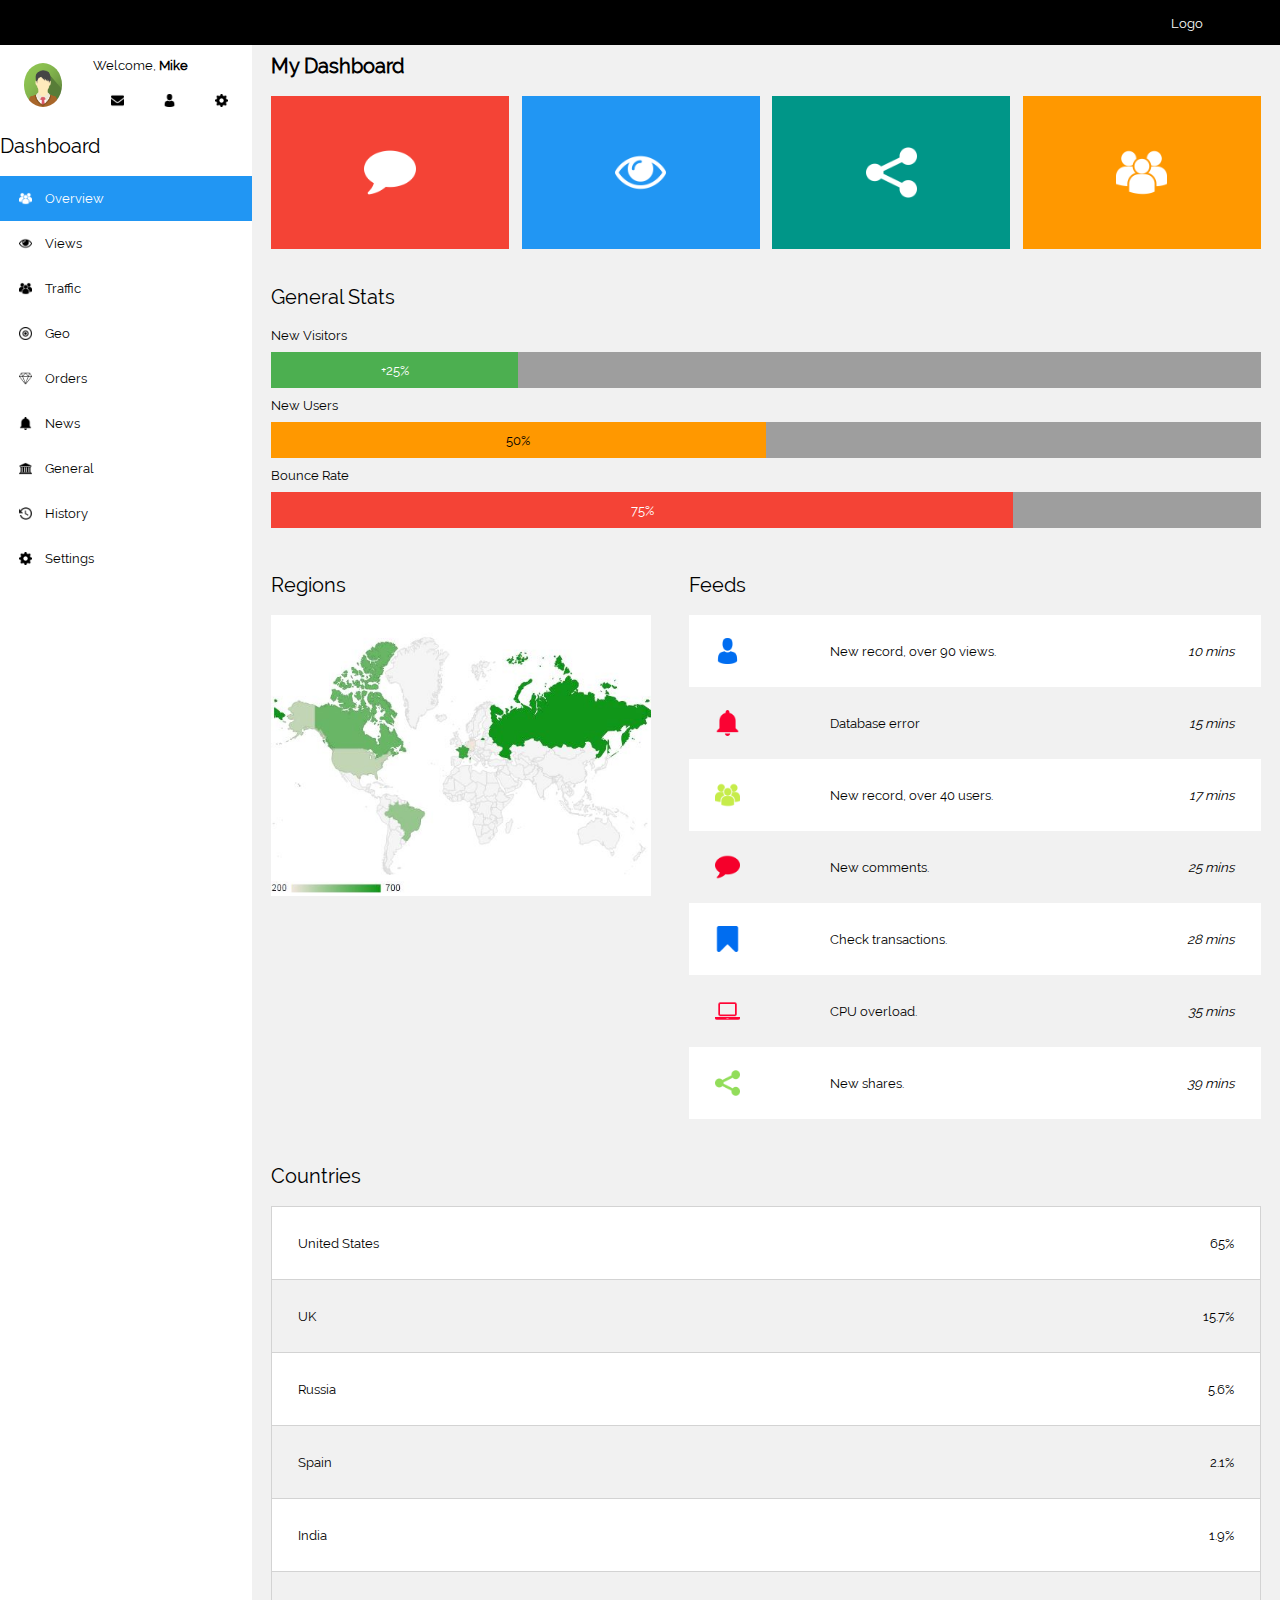
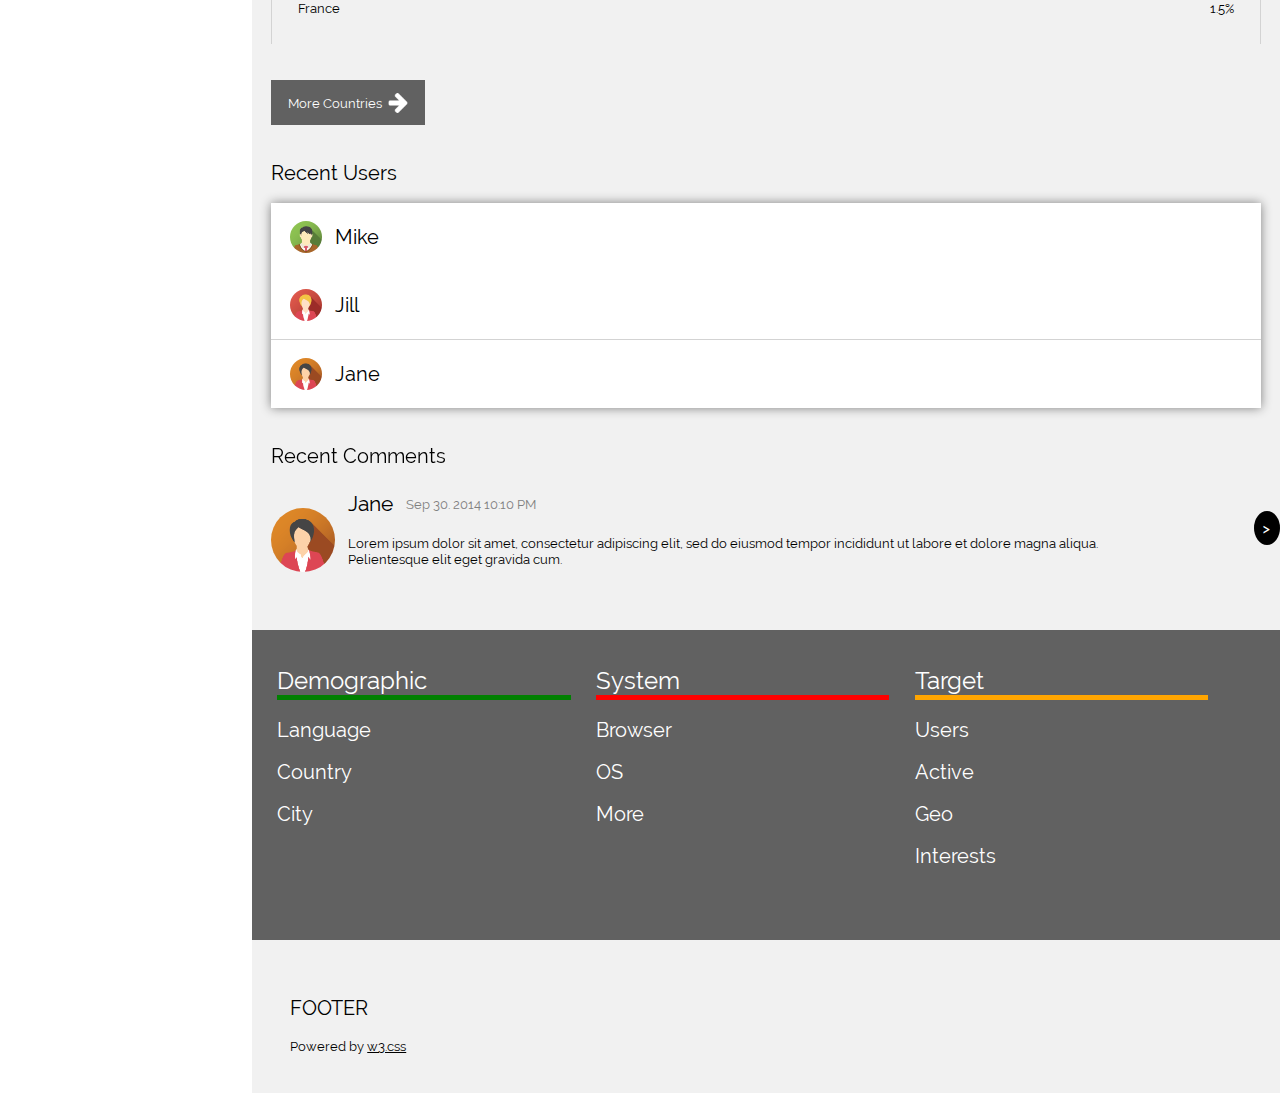
<file: projects/analytics/index.html>
<!DOCTYPE html>
<html lang="en">
	<head>
		<meta charset="utf-8">
		<meta name="viewport" content="width=device-width, initial-scale=1.0">
		<title>My Dashboard</title>
		
		<link rel="stylesheet" media="screen and (max-width: 767px)" href="css/mobile_styles.css">
		<link rel="stylesheet" media="screen and (min-width: 768px) and (max-width: 1023px)" href="css/tablet_styles.css">
		<link rel="stylesheet" media="screen and (min-width: 1024px)" href="css/computer_styles.css">
	</head>

	<body>
		<header>
			<div>
				<span>Menu</span>
				<div id="logo">Logo</div>
			</div>
		</header>
		
		<main>
			<nav>
				<div id="welcome">
					<img src="assets/avatar2.png" alt="Avatar 2 (Mike)">
					<div><span>Welcome, <span id="mike">Mike</span></span>
					<div id="tools"><img src="assets/envelope.png" alt="Envelope Small Icon"><img src="assets/man-user.png" alt="User Small Icon"><img src="assets/settings-work-tool.png" alt="Settings Small Icon"></div></div>
				</div>
				
				<h2>Dashboard</h2>
				<div class="tab selected_tab"><img src="assets/multiple-users-silhouette-white.png" alt="Multiple Users Light Icon"><span class="selected_tab">Overview</span></div>
				<div class="tab"><img src="assets/eye-open.png" alt="Eye Open Icon"><span>Views</span></div>
				<div class="tab"><img src="assets/multiple-users-silhouette-dark.png" alt="Multiple Users Dark Icon"><span>Traffic</span></div>
				<div class="tab"><img src="assets/current-location.png" alt="Current Location Icon"><span>Geo</span></div>
				<div class="tab"><img src="assets/diamond.png" alt="Diamond Icon"><span>Orders</span></div>
				<div class="tab"><img src="assets/notifications-button.png" alt="Notifications Icon"><span>News</span></div>
				<div class="tab"><img src="assets/parthenon.png" alt="Parthenon Icon"><span>General</span></div>
				<div class="tab"><img src="assets/history-clock-button.png" alt="History Clock Icon"><span>History</span></div>
				<div class="tab"><img src="assets/settings-work-tool.png" alt="Settings Icon"><span>Settings</span></div>
			</nav>

			<div>
				<h1>My Dashboard</h1>
				<div id="dashboard">
					<div id="messages">
						<div class="dashboard">
							<div>
								<img src="assets/chat-bubble.png" class="icon" alt="Chat Bubble Icon">
								<span>Messages</span>
							</div>
							<span class="score">52</span>
						</div>
					</div>
					<div id="views">
						<div class="dashboard">
							<div>
								<img src="assets/eye-open-white.png" class="icon" alt="Eye Open Icon">
								<span>Views</span>
							</div>
							<span class="score">99</span>
						</div>
					</div>
					<div id="shares">
						<div class="dashboard">
							<div>
								<img src="assets/sharing-interface.png" class="icon" alt="Sharing Interface Icon">
								<span>Shares</span>
							</div>
							<span class="score">23</span>
						</div>
					</div>
					<div id="users">
						<div class="dashboard">
							<div>
								<img src="assets/multiple-users-silhouette-white.png" class="icon" alt="Multiple Users Light Icon">
								<span>Users</span>
							</div>
							<span class="score">50</span>
						</div>
					</div>
				</div>

				<section id="general_stats">
					<h2>General Stats</h2>
					
					<h3>New Visitors</h3>
					<div><div id="new_visitors"></div></div>
			
					<h3>New Users</h3>
					<div><div id="new_users"></div></div>
			
					<h3>Bounce Rate</h3>
					<div><div id="bounce_rate"></div></div>
				</section>
			
				<div id="wrapper">
					<div>
						<section id="regions">
							<h2>Regions</h2>
							<img src="assets/region.jpg" alt="Region Icon">
						</section>
					</div>
			
					<div class="wrapper">
						<section id="feeds" class="lines">
							<h2>Feeds</h2>
							<div>
								<img src="assets/man-user-blue.png" class="small_icon" alt="Blue User Small Icon"><span>New record, over 90 views.</span><span class="duration">10 mins</span>
							</div>
							<div>
								<img src="assets/notifications-button-red.png" class="small_icon" alt="Red Notification Small Icon"><span>Database error</span><span class="duration">15 mins</span>
							</div>
							<div>
								<img src="assets/multiple-users-silhouette-yellow.png" class="small_icon" alt="Yellow Multiple Users Small Icon"><span>New record, over 40 users.</span><span class="duration">17 mins</span>
							</div>
							<div>
								<img src="assets/chat-bubble-red.png" class="small_icon" alt="Red Chat Bubble Small Icon"><span>New comments.</span><span class="duration">25 mins</span>
							</div>
							<div>
								<img src="assets/bookmark-blue.png" class="small_icon" alt="Blue Bookmark Small Icon"><span>Check transactions.</span><span class="duration">28 mins</span>
							</div>
							<div>
								<img src="assets/open-laptop-computer.png" class="small_icon" alt="Open Laptop Small Icon"><span>CPU overload.</span><span class="duration">35 mins</span>
							</div>
							<div>
								<img src="assets/sharing-interface-green.png" class="small_icon" alt="Sharing Interface Small Icon"><span>New shares.</span><span class="duration">39 mins</span>
							</div>
						</section>
					</div>
				</div>
			
				<section id="countries" class="lines">
					<h2>Countries</h2>
					<div>
						<span>United States</span><span>65%</span>
					</div>
					<div>
						<span>UK</span><span>15.7%</span>
					</div>
					<div>
						<span>Russia</span><span>5.6%</span>
					</div>
					<div>
						<span>Spain</span><span>2.1%</span>
					</div>
					<div>
						<span>India</span><span>1.9%</span>
					</div>
					<div>
						<span>France</span><span>1.5%</span>
					</div>
				</section>
				
				<div id="more_countries">
					<span>More Countries</span><img src="assets/arrow-pointing-to-right.png" alt="Right Arrow Button">
				</div>
			
				<h2 id="special_title">Recent Users</h2>
				<div id="recent_users">
					<div>
						<img src="assets/avatar2.png" class="avatar" alt="Small Avatar 2"><span>Mike</span>
					</div>
					<div>
						<img src="assets/avatar5.png" class="avatar" alt="Small Avatar 5"><span>Jill</span>
					</div>
					<div class="jane">
						<img src="assets/avatar6.png" class="avatar" alt="Small Avatar 6"><span>Jane</span>
					</div>
				</div>
			
				<section id="recent_comments">
					<span id="left_button"><</span>
					<span id="right_button">></span>
					<h2>Recent Comments</h2>
					<div id="recent_comments_carousel"></div>
				</section>
			
				<aside>
					<section id="demographic">
						<h4>Demographic</h4>
						<span>Language</span><span>Country</span><span>City</span>
					</section>
					<section id="system">
						<h4>System</h4>
						<span>Browser</span><span>OS</span><span>More</span>
					</section>
					<section id="target">
						<h4>Target</h4>
						<span>Users</span><span>Active</span><span>Geo</span><span>Interests</span>
					</section>
				</aside>
				
				<footer>
					<h2>Footer</h2>
					<p>Powered by <a href="">w3.css</a></p>
				</footer>
			</div>
		</main>
		
		<script src="scripts/script.js"></script>
	</body>
</html>
</file>
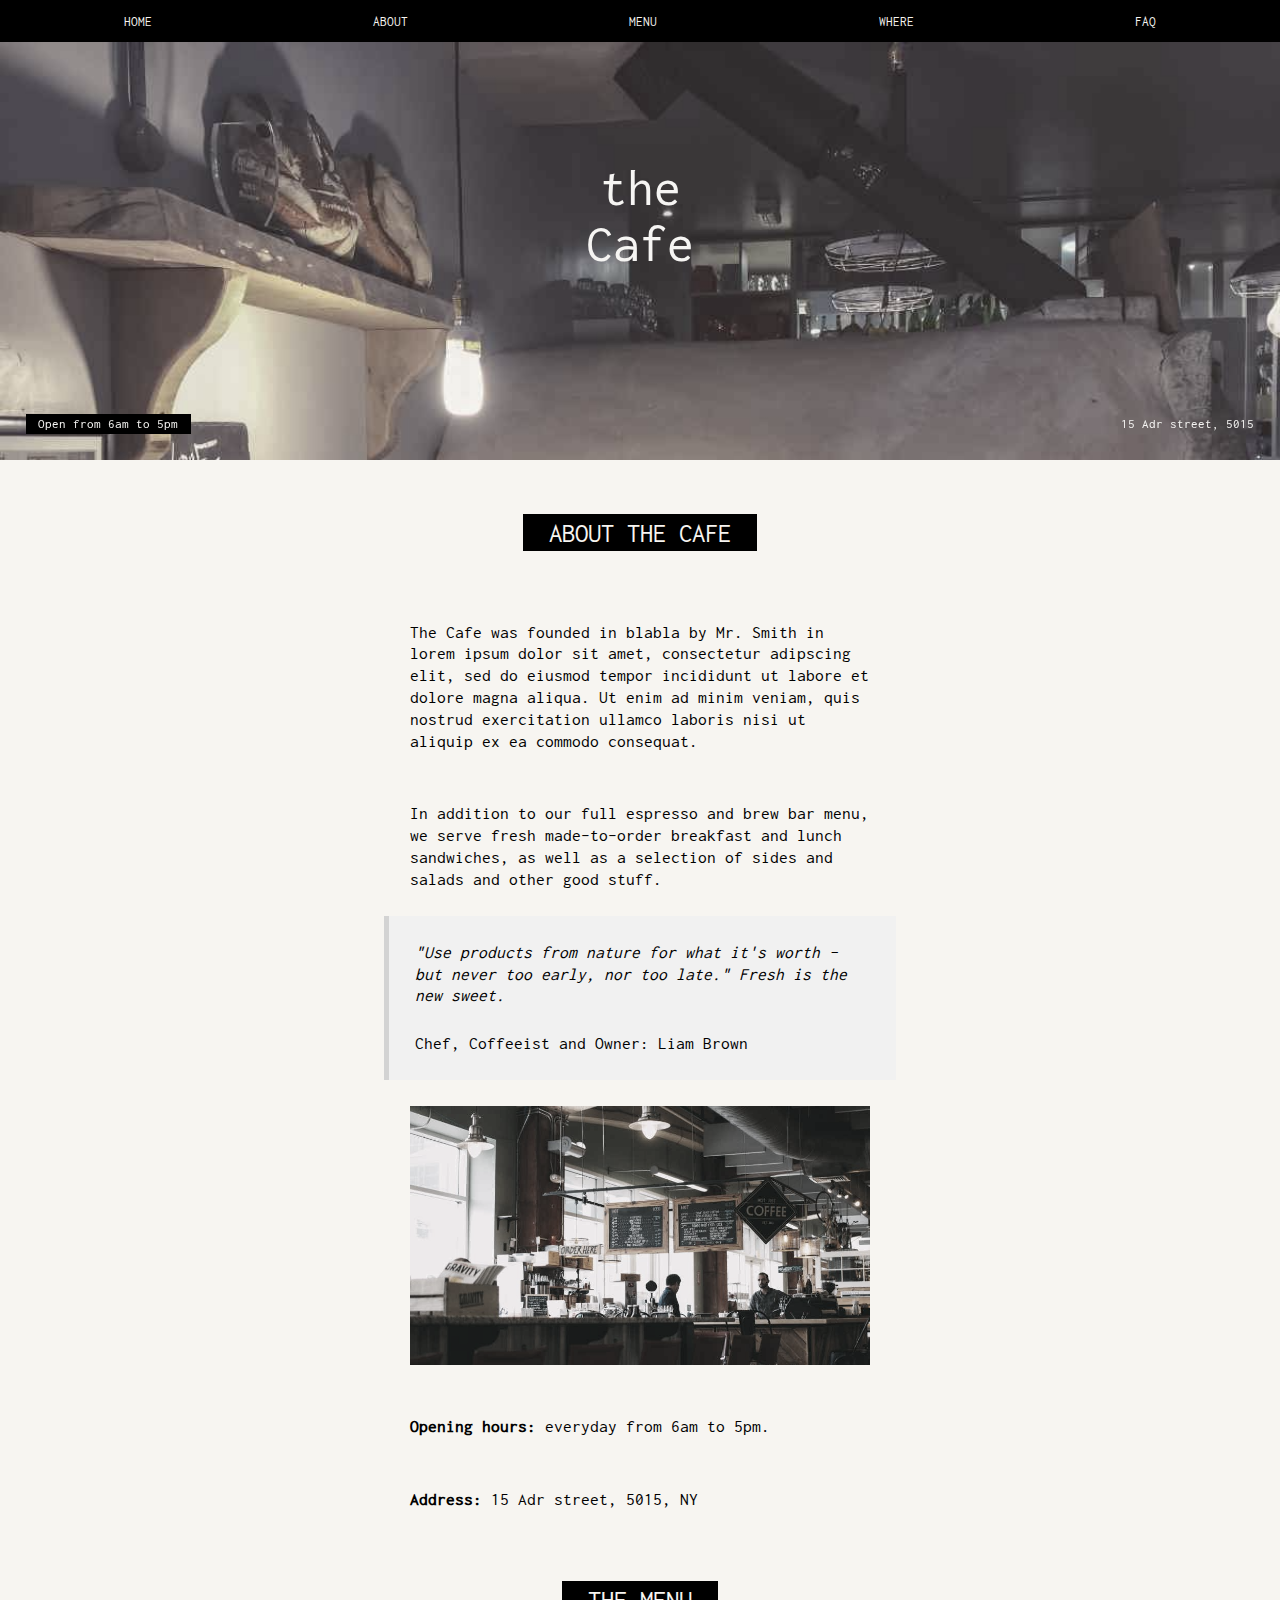
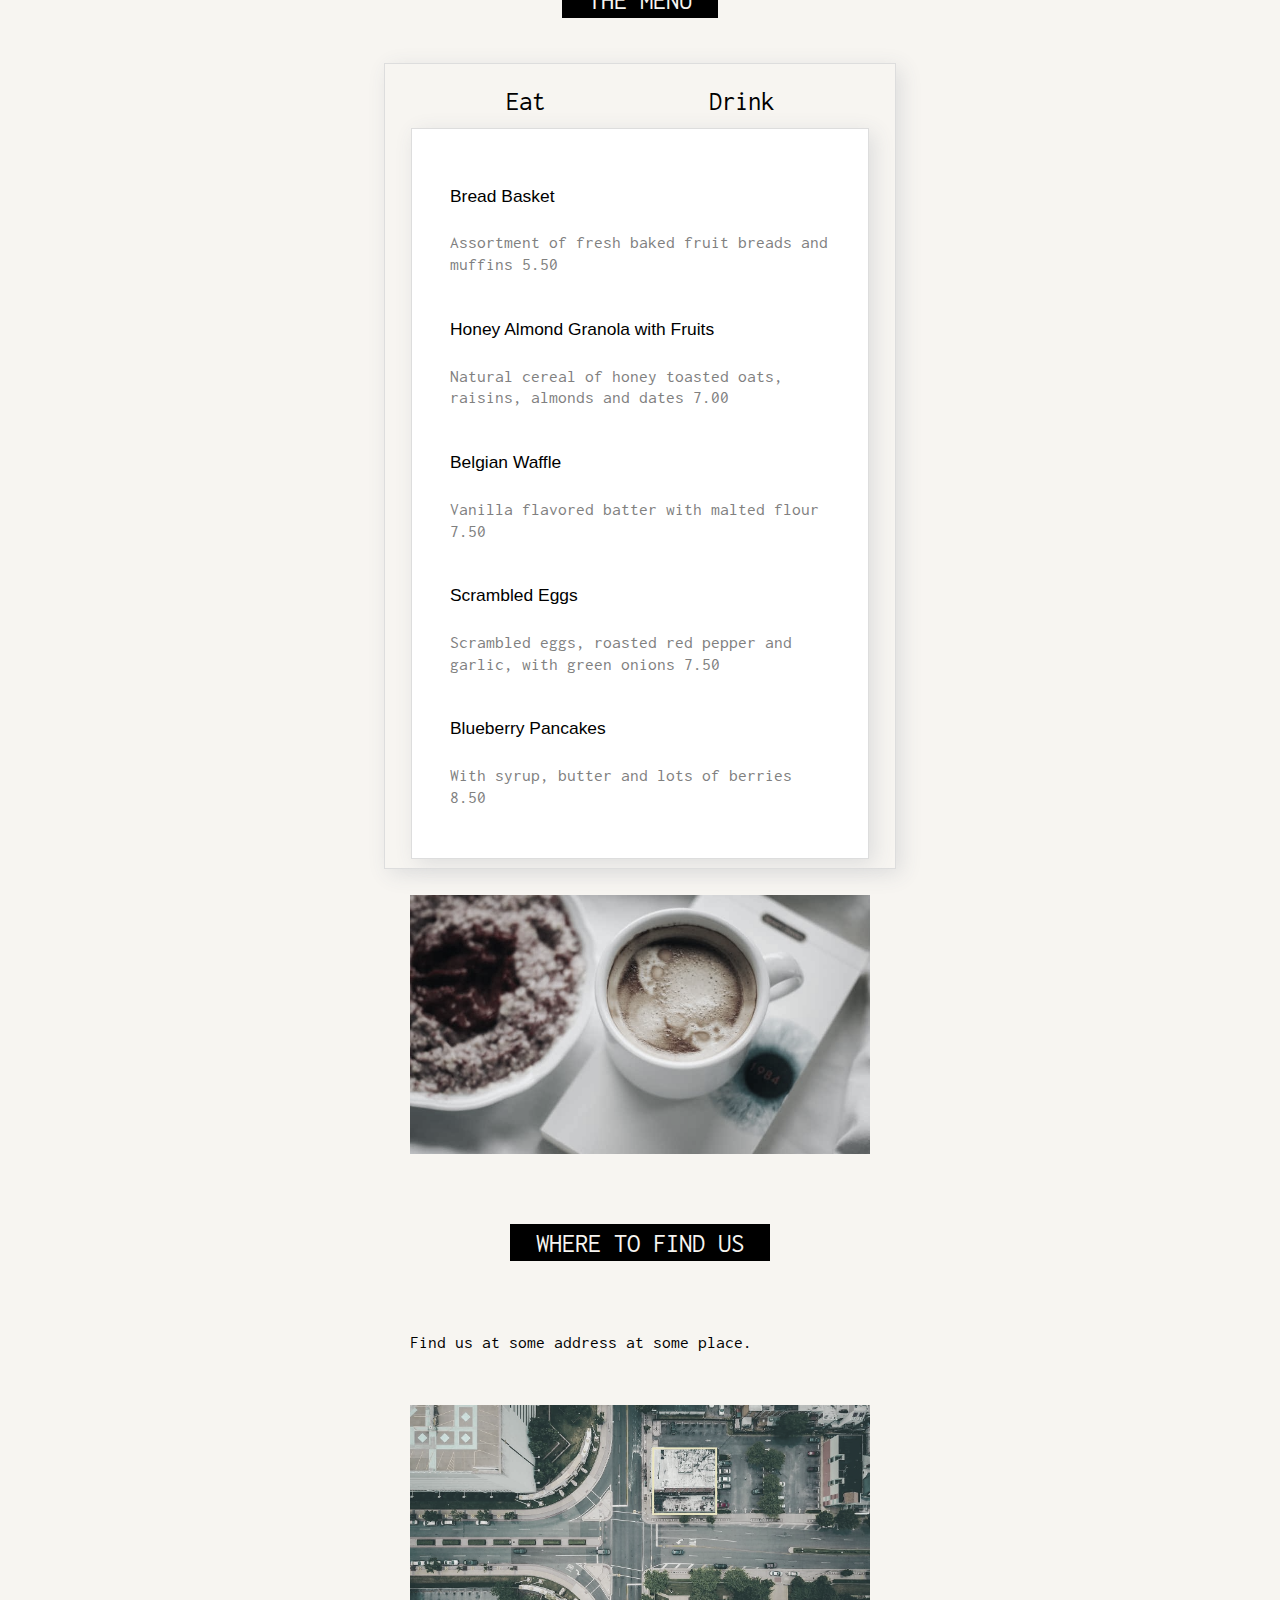
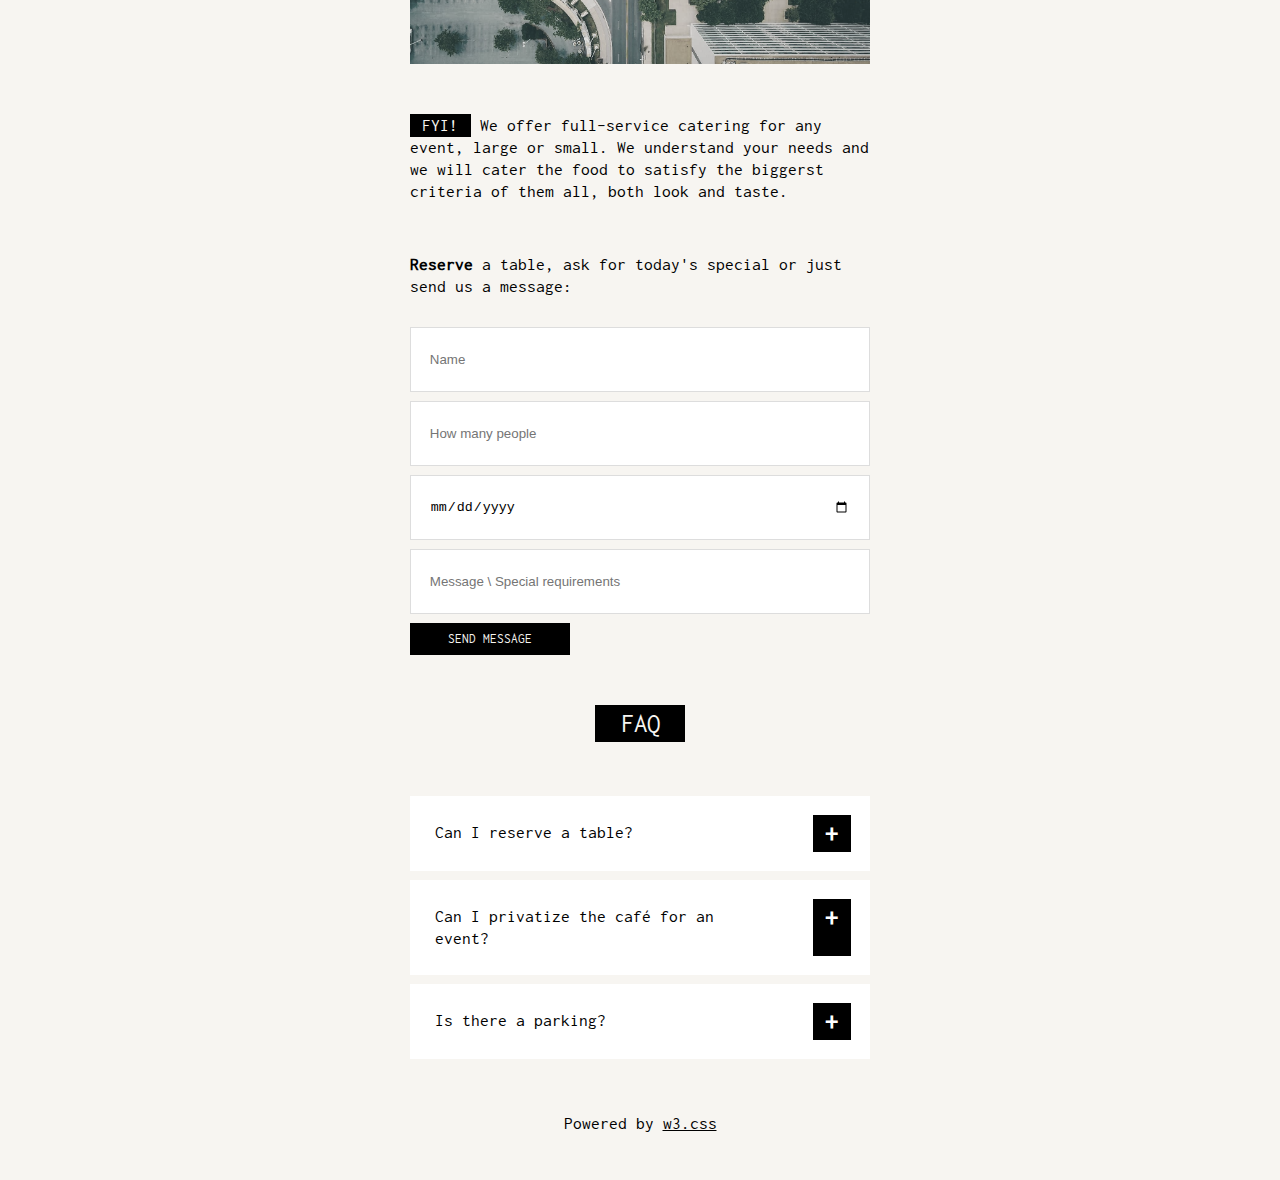
<file: projects/cafe-project/index.html>
<!DOCTYPE html>
<html lang="en">
	<head>
		<meta charset="utf-8">
		<meta name="viewport" content="width=device-width, initial-scale=1.0">
		<title>the Cafe's Homepage</title>
		
		<link rel="stylesheet" href="css/common_styles.css">
		<link rel="stylesheet" media="screen and (max-width: 767px)" href="css/mobile_styles.css">
		<link rel="stylesheet" media="screen and (min-width: 768px) and (max-width: 1023px)" href="css/tablet_styles.css">
		<link rel="stylesheet" media="screen and (min-width: 1024px)" href="css/computer_styles.css">
	</head>

	<body>
		<nav>
			<menu>
				<li><a href="#the_cafe">Home</a></li>
				<li><a href="#about">About</a></li>
				<li><a href="#menu">Menu</a></li>
				<li><a href="#where">Where</a></li>
				<li><a href="#faq">FAQ</a></li>
			</menu>
		</nav>
		
		<header>
			<section id="the_cafe">
				<h1>the<br>Cafe</h1>
				<div>
					<p class="note">Open from 6am to 5pm</p>
					<p>15 Adr street, 5015</p>
				</div>
			</section>
		</header>
		
		<main>
			<section id="about">
				<h2>About the Cafe</h2>
				<p>
					The Cafe was founded in blabla by Mr. Smith in lorem ipsum dolor sit amet, consectetur adipscing elit,
					sed do eiusmod tempor incididunt ut labore et dolore magna aliqua.
					Ut enim ad minim veniam, quis nostrud exercitation ullamco laboris nisi ut aliquip ex ea commodo consequat.
				</p>
				
				<p>
					In addition to our full espresso and brew bar menu, we serve fresh made-to-order breakfast and lunch sandwiches, as well as a selection of sides and salads and other good stuff.
				</p>

				<blockquote>
					<p>"Use products from nature for what it's worth - but never too early, nor too late." Fresh is the new sweet.</p>
					<p class="author">Chef, Coffeeist and Owner: Liam Brown</p>
				</blockquote>
				
				<img src="assets/coffeeshop.jpg" alt="Inside of the Cafe">
				
				<p><b>Opening hours:</b> everyday from 6am to 5pm.</p>
				
				<p><b>Address:</b> 15 Adr street, 5015, NY</p>
			</section>
			
			<section id="menu">
				<h2>The Menu</h2>
				<div>
					<div>
						<span id="eat_button">Eat</span>
						<span id="drink_button">Drink</span>
					</div>
				
					<div id="wrapper">
						<div id="eat"></div>
						<div id="drink"></div>
					</div>
				</div>
				
				<img src="assets/coffeehouse2.jpg" alt="Coffe and Cake">
			</section>
			
			<section id="where">
				<h2>Where to Find Us</h2>
				<p>
					Find us at some address at some place.
				</p>
				
				<img src="assets/map.jpg" alt="Top-down Street View">
				
				<p>
					<span class="note">FYI!</span> We offer full-service catering for any event, large or small.
					We understand your needs and we will cater the food to satisfy the biggerst criteria of them all, both look and taste.
				</p>
					
				<form>
					<p><span>Reserve</span> a table, ask for today's special or just send us a message:</p>
					<input type="text" placeholder="Name">
					<input type="number" placeholder="How many people">
					<input type="date">
					<input type="text" placeholder="Message \ Special requirements">
					<button>Send Message</button>
				</form>
			</section>
			
			<section id="faq">
				<h2>FAQ</h2>
				<div id="faq_script"></div>
			</section>
		</main>
		
		<footer>
			<p>Powered by <a href="">w3.css</a></p>
		</footer>
		
		<script src="scripts/script.js"></script>
	</body>
</html>
</file>
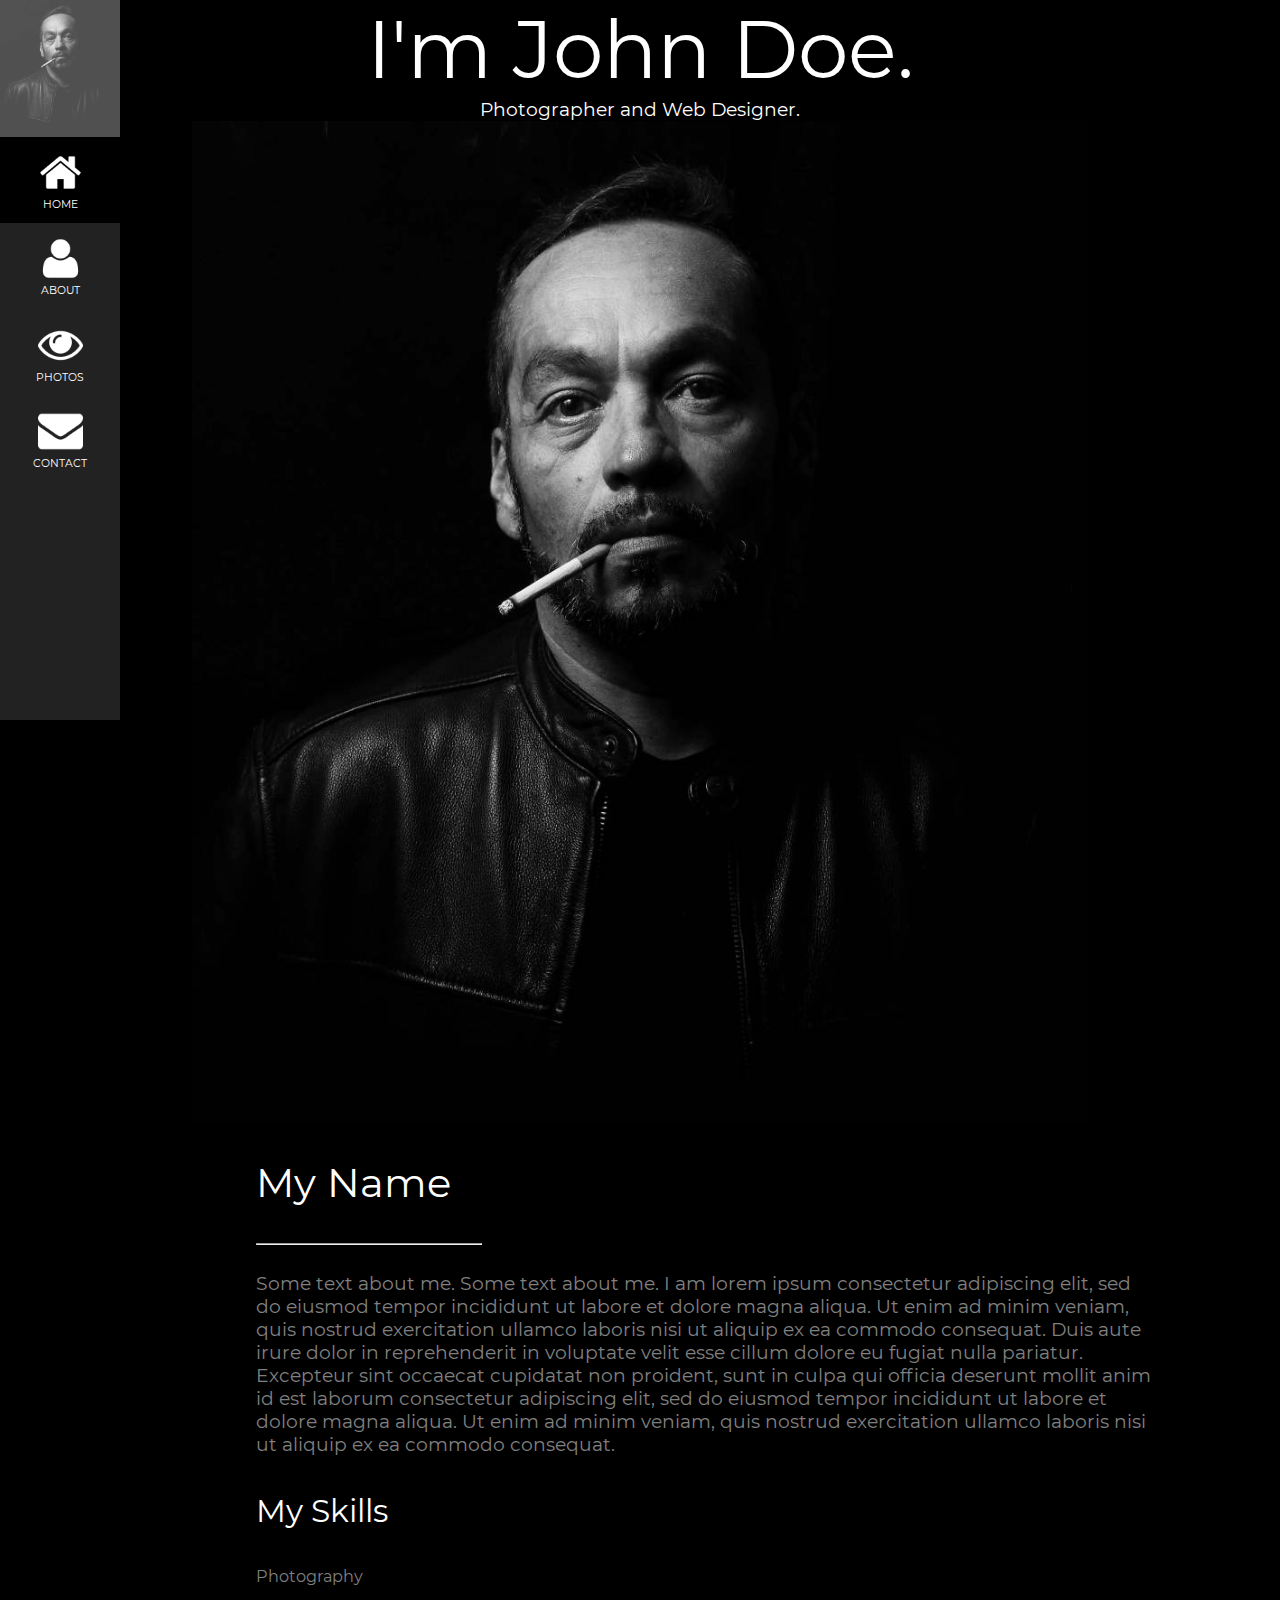
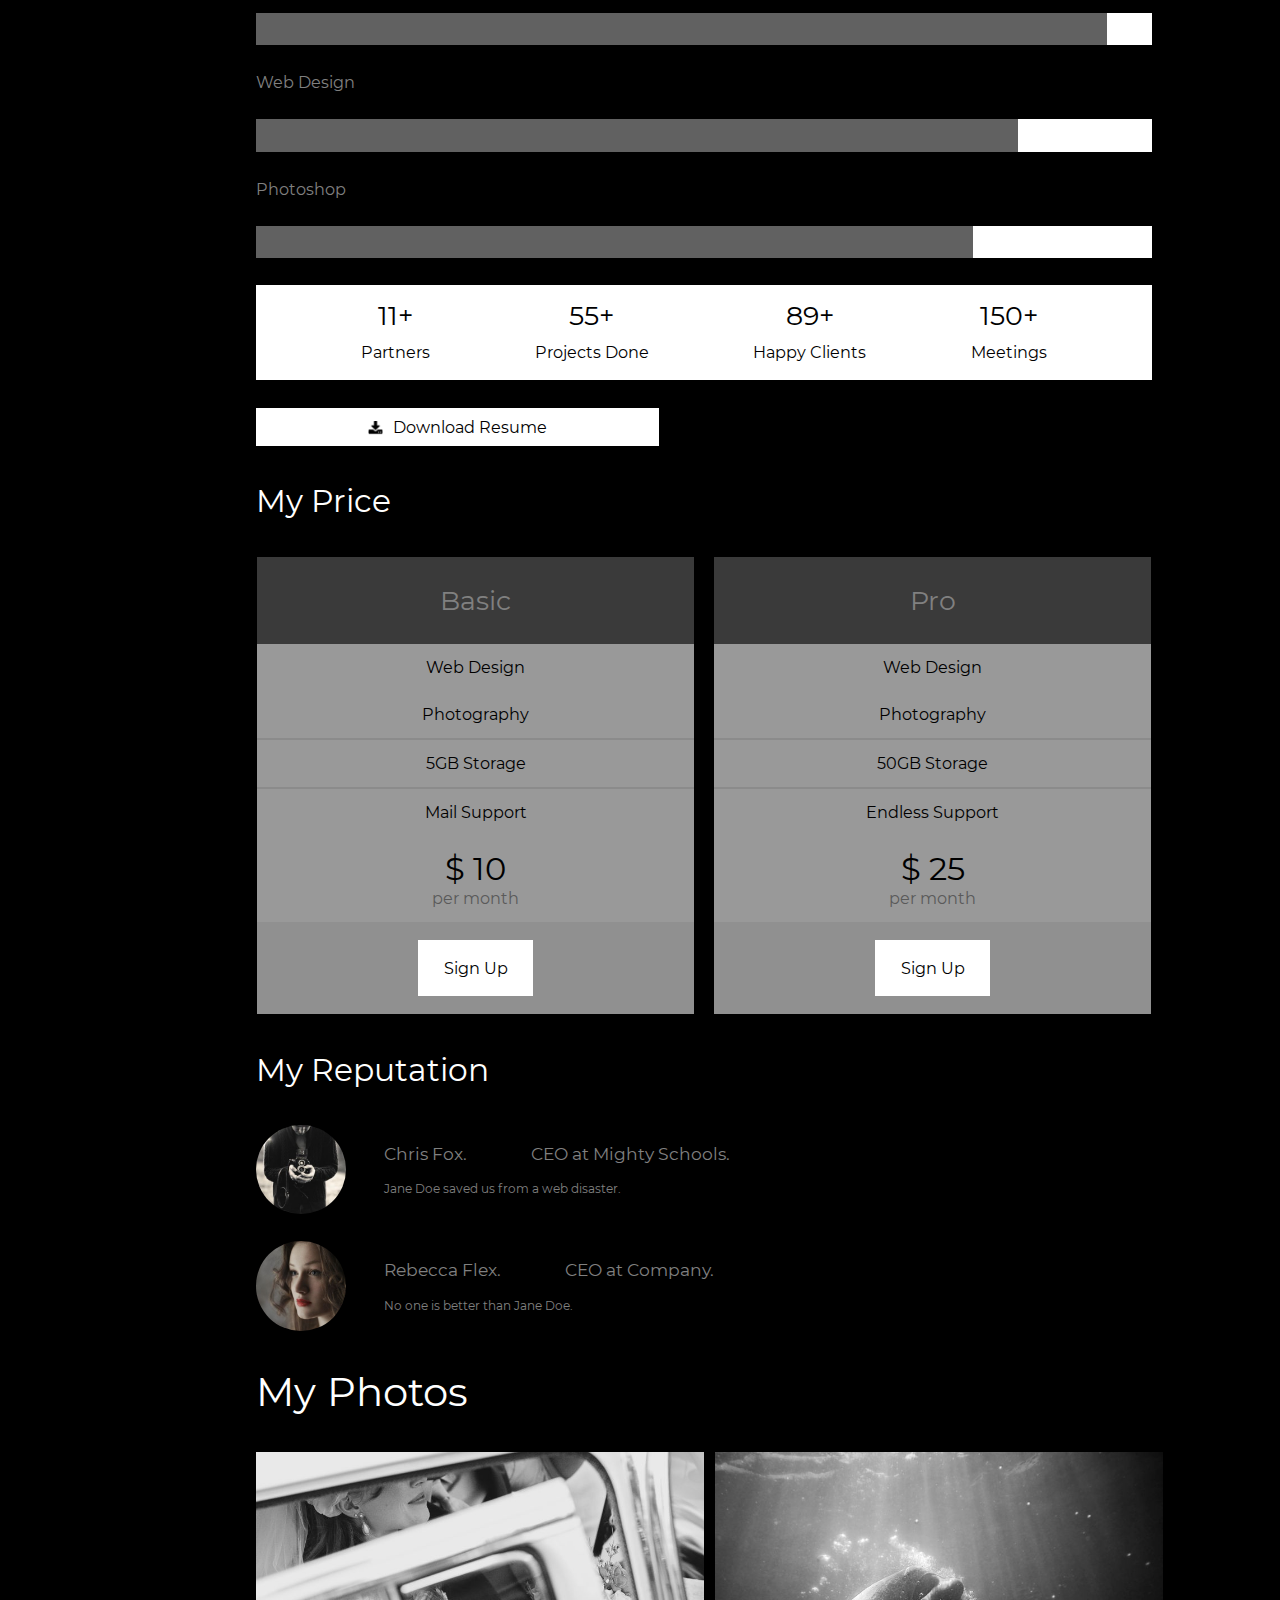
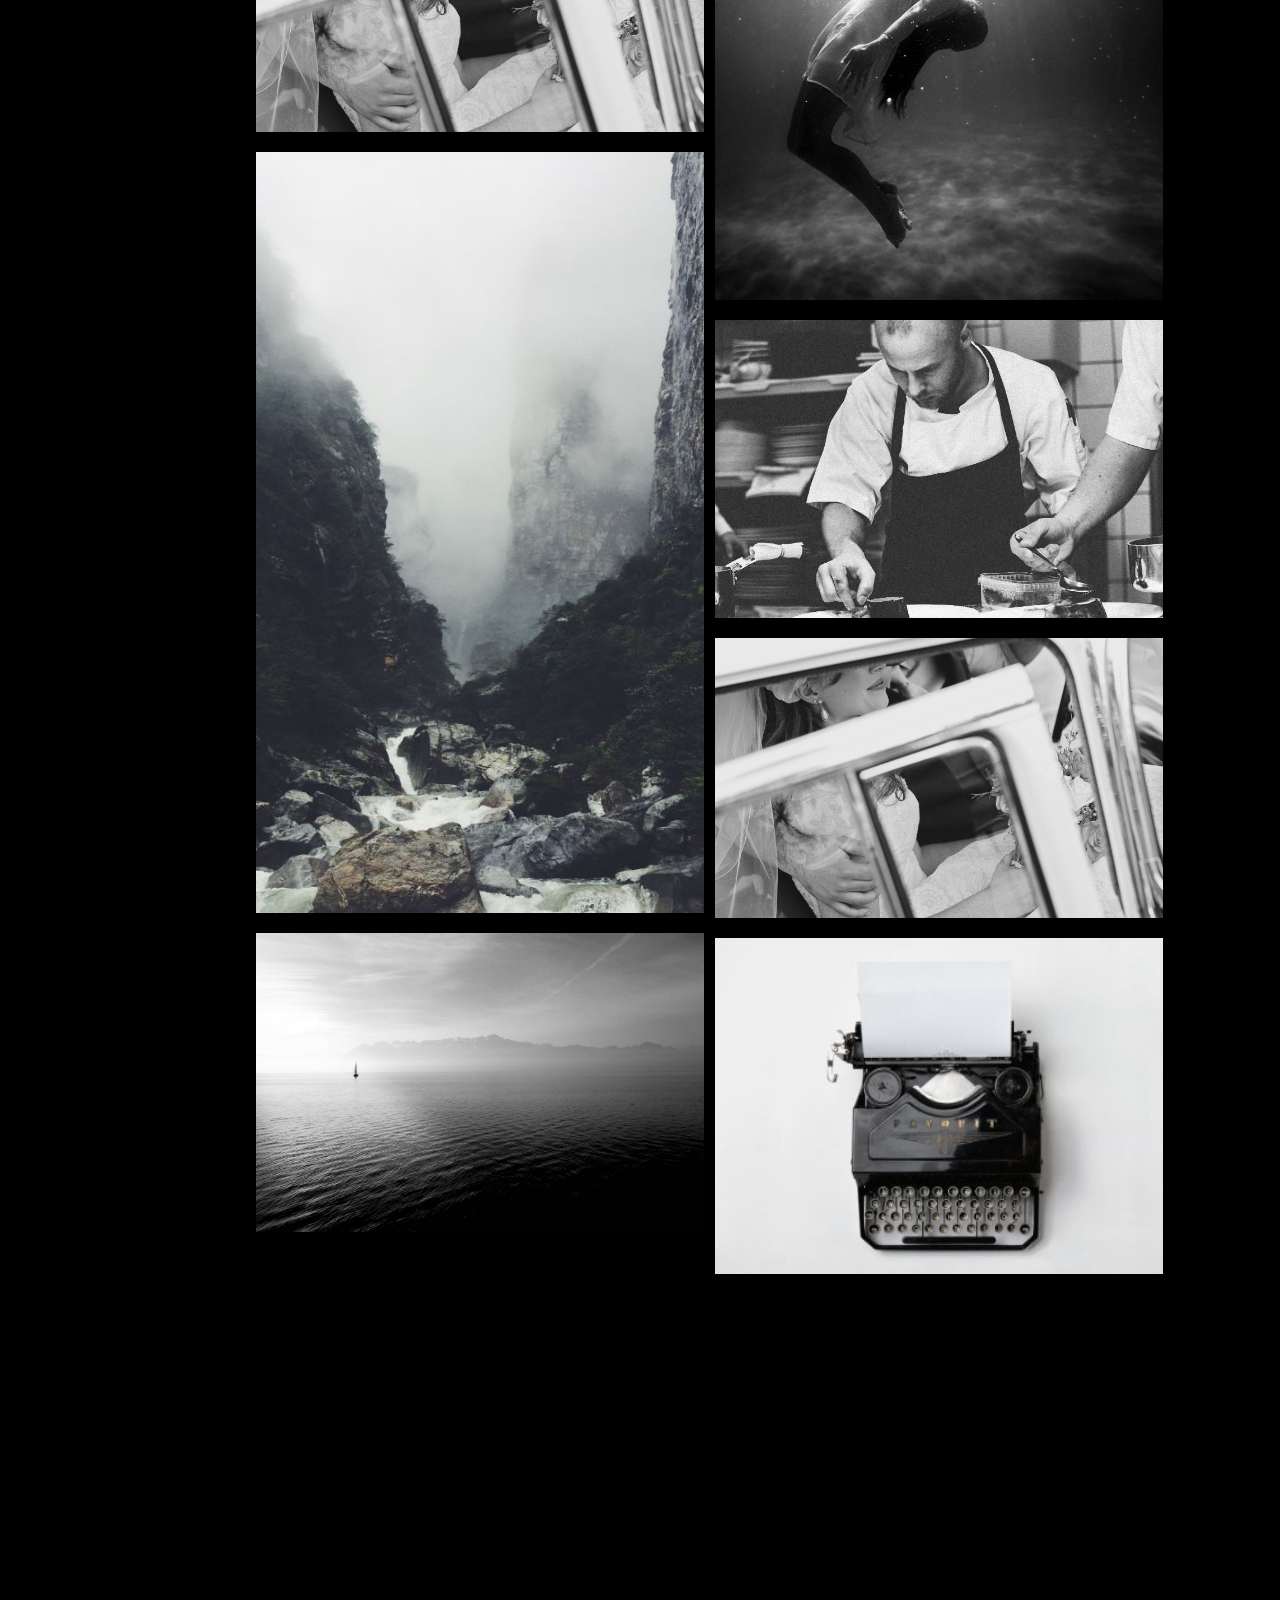
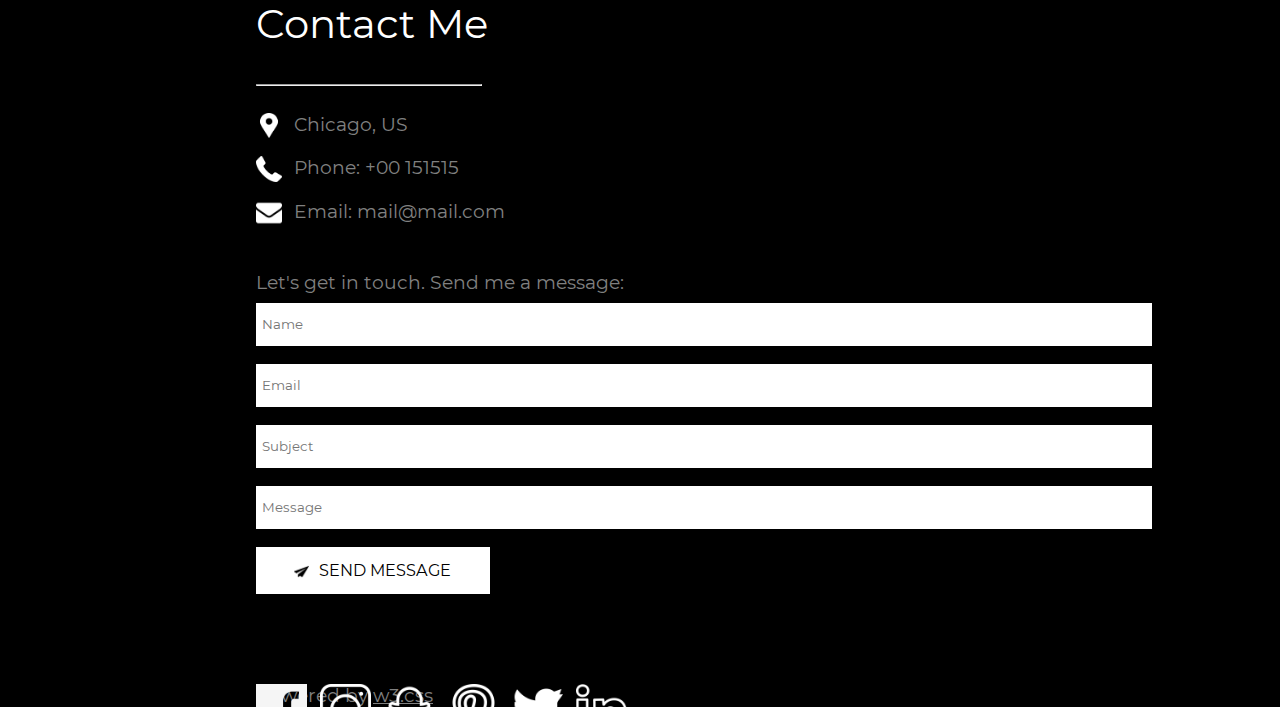
<file: projects/johndoe-project/index.html>
<!DOCTYPE html>
<html lang="en">
	<head>
		<meta charset="utf-8">
		<meta name="viewport" content="width=device-width, initial-scale=1.0">
		<title>John Doe's Own Page</title>
		
		<link rel="stylesheet" media="screen and (max-width: 767px)" href="css/mobile_styles.css">
		<link rel="stylesheet" media="screen and (min-width: 768px) and (max-width: 1023px)" href="css/tablet_styles.css">
		<link rel="stylesheet" media="screen and (min-width: 1024px)" href="css/computer_styles.css">
	</head>

	<body>
		<nav>
			<menu>
				<li id="smoke"><img src="assets/avatar_smoke.jpg" alt="Avatar Smoke"></li>
				<li id="home"><a href="#wrapper"><img src="assets/home_white.png" alt="Home Icon"><br>Home</a></li>
				<li><a href="#my_name"><img src="assets/person_white.png" alt="Person Icon"><br>About</a></li>
				<li><a href="#my_photos"><img src="assets/eye-open.png" alt="Eye Icon"><br>Photos</a></li>
				<li><a href="#contact_me"><img src="assets/envelope_white.png" alt="Envelope Icon"><br>Contact</a></li>
			</menu>
		</nav>
			
		<header id="wrapper">
			<h1><span id="i_am">I'm </span>John Doe.</h1>
			<p>Photographer and Web Designer.</p>
			
			<img src="assets/man_smoke.jpg" alt="John Doe's photo">
		</header>
		
		<main>
			<section id="my_name">
				<h2>My Name</h2>
				<hr>
				<p>
					Some text about me. Some text about me. I am lorem ipsum consectetur adipiscing elit, sed do eiusmod tempor incididunt ut labore et dolore magna aliqua.
					Ut enim ad minim veniam, quis nostrud exercitation ullamco laboris nisi ut aliquip ex ea commodo consequat.
					Duis aute irure dolor in reprehenderit in voluptate velit esse cillum dolore eu fugiat nulla pariatur.
					Excepteur sint occaecat cupidatat non proident, sunt in culpa qui officia deserunt mollit anim id est laborum consectetur adipiscing elit, sed do eiusmod tempor incididunt ut labore et dolore magna aliqua.
					Ut enim ad minim veniam, quis nostrud exercitation ullamco laboris nisi ut aliquip ex ea commodo consequat.
				</p>
				
				<article id="my_skills">
					<h3>My Skills</h3>
					<h4>Photography</h4>
					<div class="container"><div id="photography" class="content"></div></div>
					<h4>Web Design</h4>
					<div class="container"><div id="web_design" class="content"></div></div>
					<h4>Photoshop</h4>
					<div class="container"><div id="photoshop" class="content"></div></div>
					<div id="stats">
						<div><span class="number">11+</span><br><span>Partners</span></div>
						<div><span class="number">55+</span><br><span>Projects Done</span></div>
						<div><span class="number">89+</span><br><span>Happy Clients</span></div>
						<div><span class="number">150+</span><br><span>Meetings</span></div>
					</div>
					
					<button><img src="assets/download.png" alt="Download Logo">Download Resume</button>
				</article>
				
				<article id="my_price">
					<h3>My Price</h3>
					<div>
						<div>
							<div class="top">Basic</div>
							<div>Web Design</div>
							<div>Photography</div>
							<div class="storage">5GB Storage</div>
							<div>Mail Support</div>
							<div>
								<span class="money">$ 10</span><br>
								<span class="month">per month</span>
							</div>
							<div class="bottom"><button class="sign_up">Sign Up</button></div>
						</div>
					
						<div>
							<div class="top">Pro</div>
							<div>Web Design</div>
							<div>Photography</div>
							<div class="storage">50GB Storage</div>
							<div>Endless Support</div>
							<div>
								<span class="money">$ 25</span><br>
								<span class="month">per month</span>
							</div>
							<div class="bottom"><button class="sign_up">Sign Up</button></div>
						</div>
					</div>
				</article>
				
				<article id="my_reputation">
					<h3>My Reputation</h3>
					<div>
						<img class="avatar" src="assets/bandmember.jpg" alt="Chris Fox's avatar">
						<div>
							<div><span>Chris Fox.</span><span>CEO at Mighty Schools.</span></div>
							<p>
								Jane Doe saved us from a web disaster.
							</p>
						</div>
					</div>
					
					<div>
						<img class="avatar" src="assets/avatar_g2.jpg" alt="Rebecca Flex's avatar">
						<div>
							<div><span>Rebecca Flex.</span><span>CEO at Company.</span></div>
							<p>
								No one is better than Jane Doe.
							</p>
						</div>
					</div>
				</article>
			</section>
			
			<section id="my_photos">
				<h2>My Photos</h2>
				<div id="gallery"></div>
			</section>
			
			<section id="contact_me">
				<h2>Contact Me</h2>
				<hr>
				<div><img class="icon" src="assets/locate_white.png" alt="Geolocalization Icon"><p>Chicago, US</p></div>
				<div><img class="icon" src="assets/phone-receiver.png" alt="Phone Icon"><p>Phone: +00 151515</p></div>
				<div><img class="icon" src="assets/envelope_white.png" alt="Mail Icon"><p>Email: mail@mail.com</p></div>
			</section>
			
			<form>
				<p>Let's get in touch. Send me a message:</p>
				<input placeholder="Name">
				<input placeholder="Email">
				<input placeholder="Subject">
				<input placeholder="Message">
				<button><img src="assets/paper-plane.png" alt="Paper Plane Logo">Send Message</button>
			</form>	
		</main>
		
		<footer>
			<nav><img src="assets/facebook.png" alt="Facebook Logo"><img src="assets/instagram.png" alt="Instagram Logo"><img src="assets/snapchat.png" alt="Snapchat Logo"><img src="assets/pinterest.png" alt="Pinterest Logo"><img src="assets/twitter.png" alt="Twitter Logo"><img src="assets/linkedin.png" alt="LinkedIn Logo"></nav>
			<p>Powered by <a href="">w3.css</a></p>
		</footer>
		
		<script src="scripts/script.js"></script>
	</body>
</html>
</file>
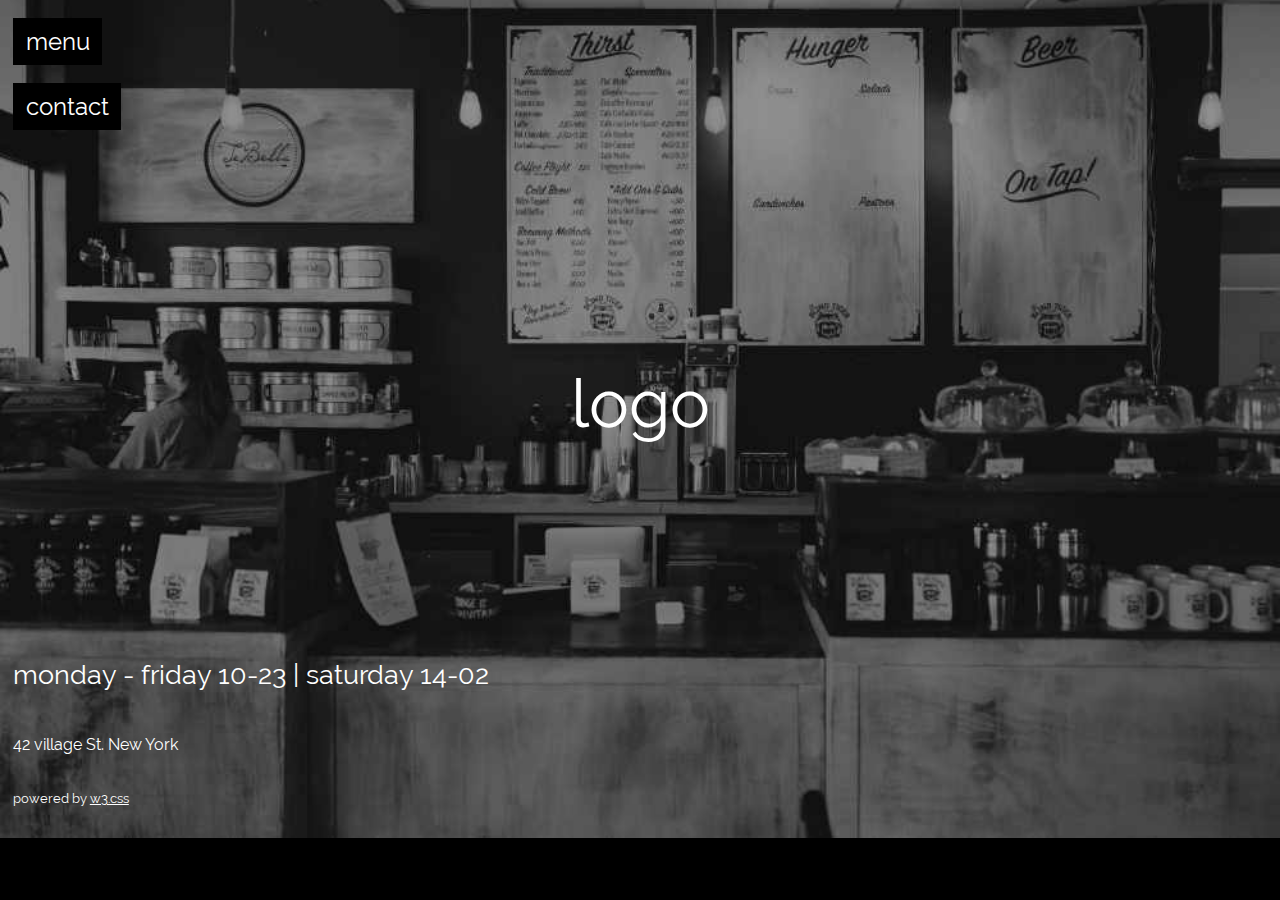
<file: projects/restaurant2-logo/index.html>
<!DOCTYPE html>
<html lang="en">
	<head>
		<meta charset="utf-8">
		<meta name="viewport" content="width=device-width, initial-scale=1.0">
		<title>Restaurant 2's Homepage</title>
		
		<link rel="stylesheet" media="screen and (max-width: 767px)" href="css/mobile_styles.css">
		<link rel="stylesheet" media="screen and (min-width: 768px) and (max-width: 1023px)" href="css/tablet_styles.css">
		<link rel="stylesheet" media="screen and (min-width: 1024px)" href="css/computer_styles.css">
	</head>

	<body>
		<header>
			<nav>
				<button id="menu">menu</button>
				<button id="contact">contact</button>
			</nav>
		</header>
		
		<main>
			<h1>logo</h1>
			<section>
				<h2>monday - friday 10-23 | saturday 14-02</h2>
				<h3>42 village St. New York</h3>
			</section>
		</main>
		
		<footer>
			<p>
				powered by <a href="w3.css">w3.css</a>
			</p>
		</footer>
		
		<dialog id="dialogMenu">
			<div>
				<span id="button1">X</span>
				<div>Starters</div>
				<ul>
					<li>Tomato Soup <b>$2.50</b></li>
					<li>Chicken Salad <b>$3.50</b></li>
					<li>Bread and Butter <b>$1.00</b></li>
				</ul>
				<div>Main Courses</div>
				<ul>
					<li>Grilled Fish and Potatoes <b>$8.50</b></li>
					<li>Italian Pizza <b>$5.50</b></li>
					<li>Veggie Pasta <b>$4.00</b></li>
					<li>Chicken and Potatoes <b>$6.50</b></li>
					<li>Deluxe Burger <b>$5.00</b></li>
				</ul>
				<div>Desserts</div>
				<ul>
					<li>Fruit Salad <b>$2.50</b></li>
					<li>Ice Cream <b>$2.00</b></li>
					<li>Chocolate Cake <b>$4.00</b></li>
					<li>Cheese<b>$5.50</b></li>
				</ul>
			</div>
		</dialog>
		
		<dialog id="dialogContact">
			<form>
				<span id="button2">X</span>
				<div>Contact</div>
				<p>Reserve a table, ask for today's special or just send us a message:</p>
				<input type="text" placeholder="Name">
				<input type="number" placeholder="How many people">
				<input type="datetime-local">
				<input type="text" placeholder="Message \ Special requirements">
				<a href="">SEND MESSAGE</a>
			</form>
		</dialog>
		
		<script src="scripts/script.js"></script>
	</body>
</html>
</file>
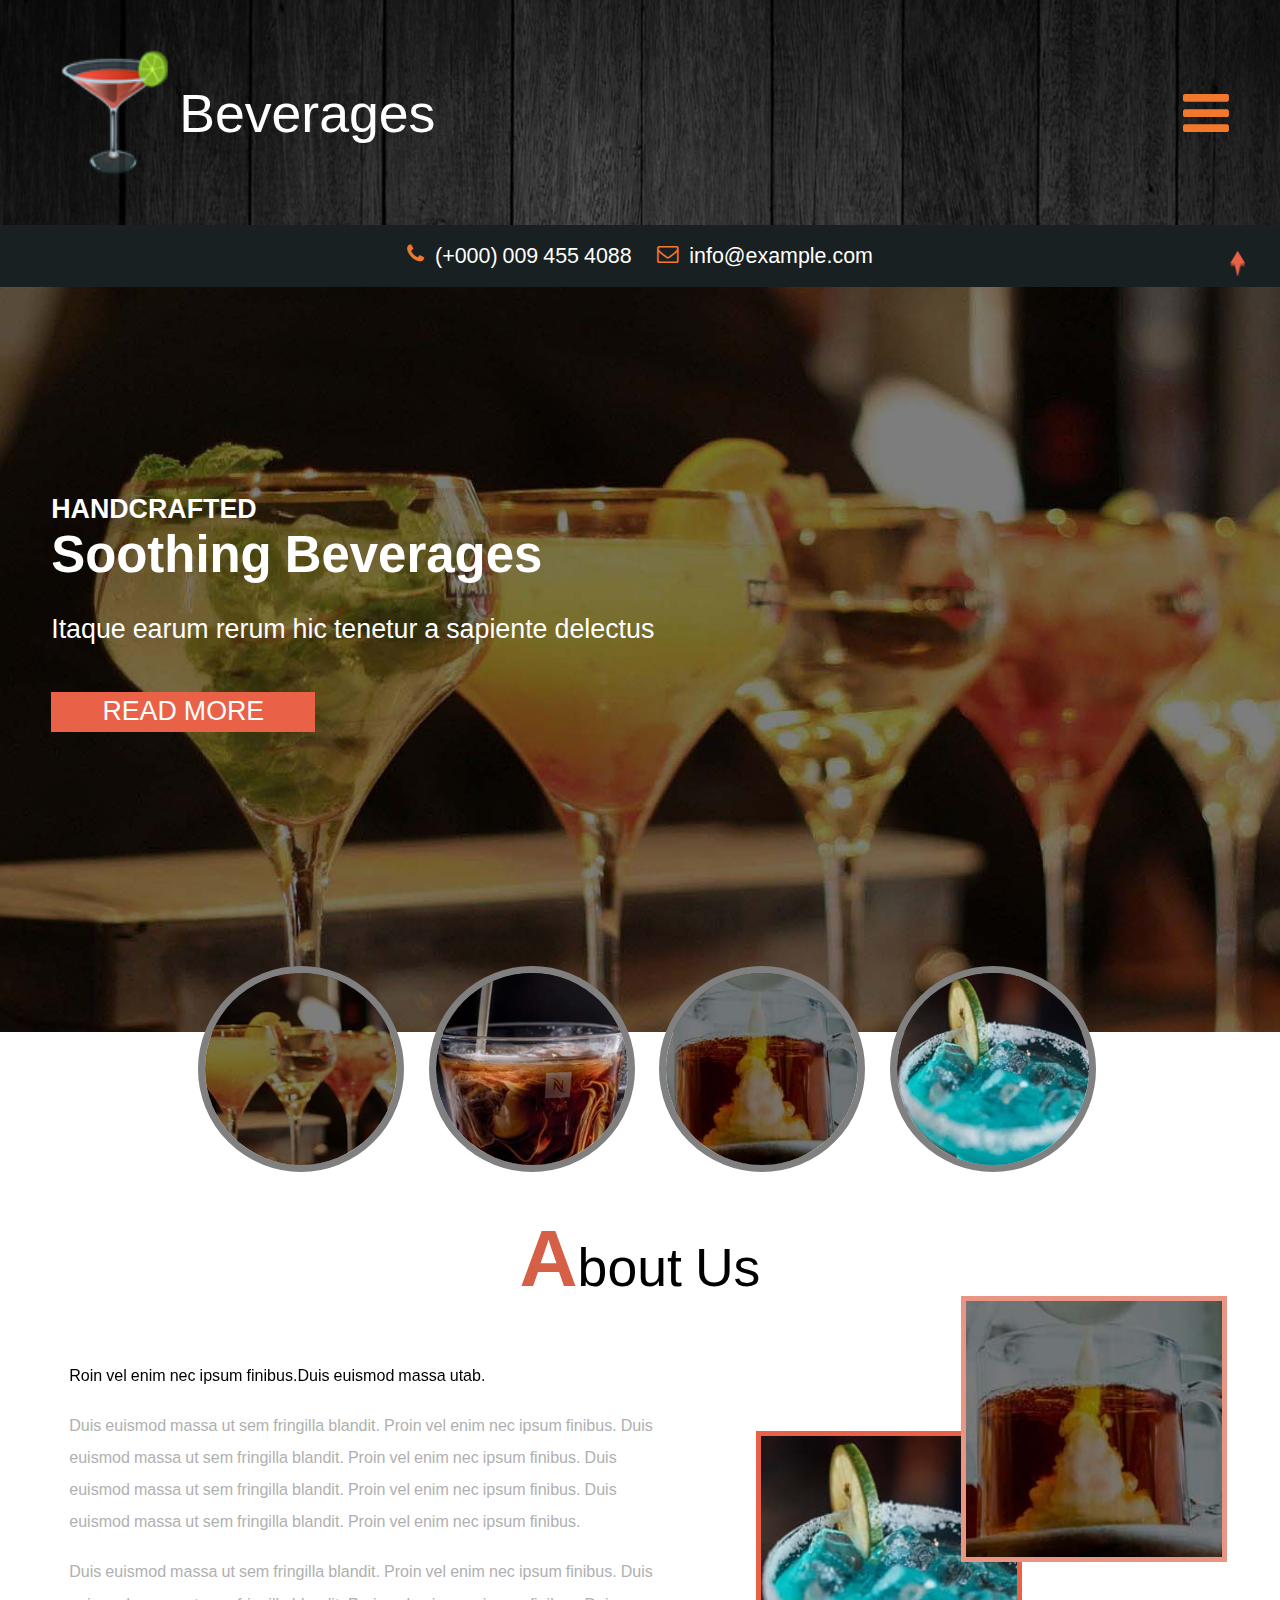
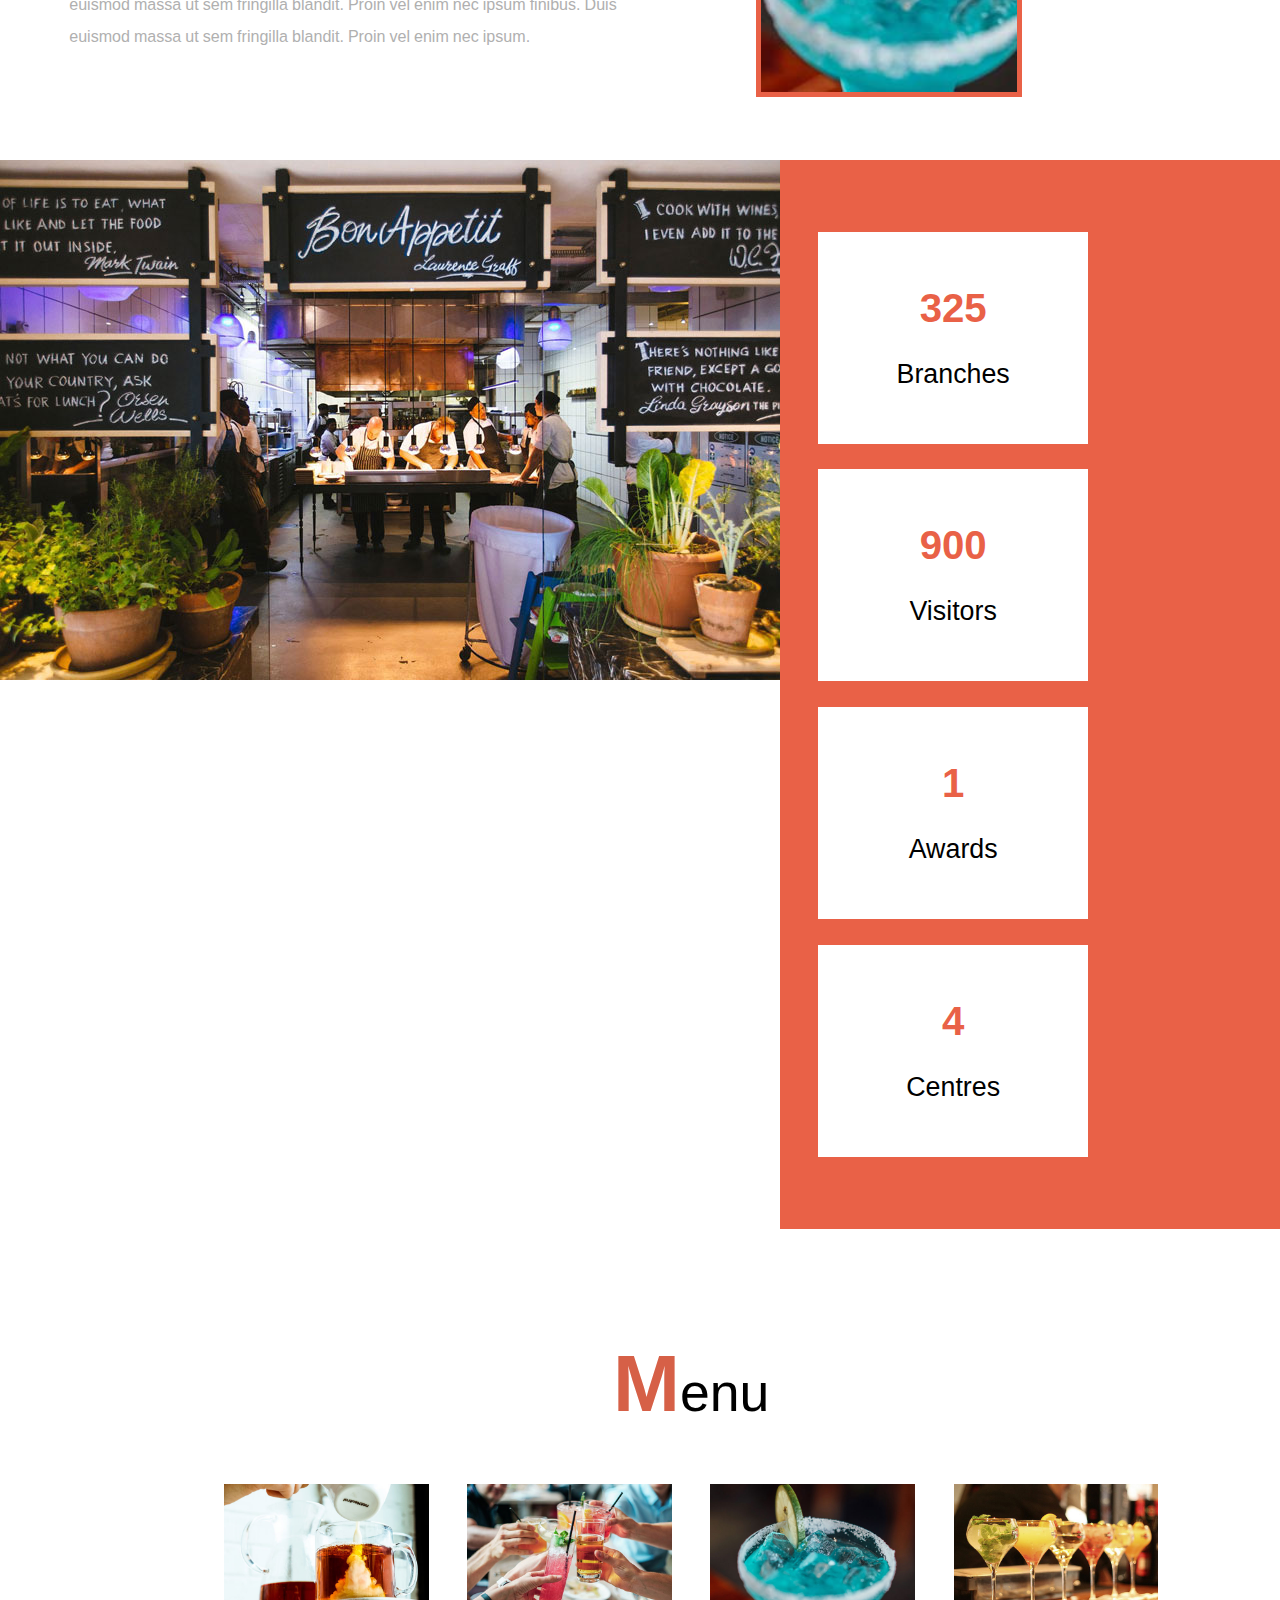
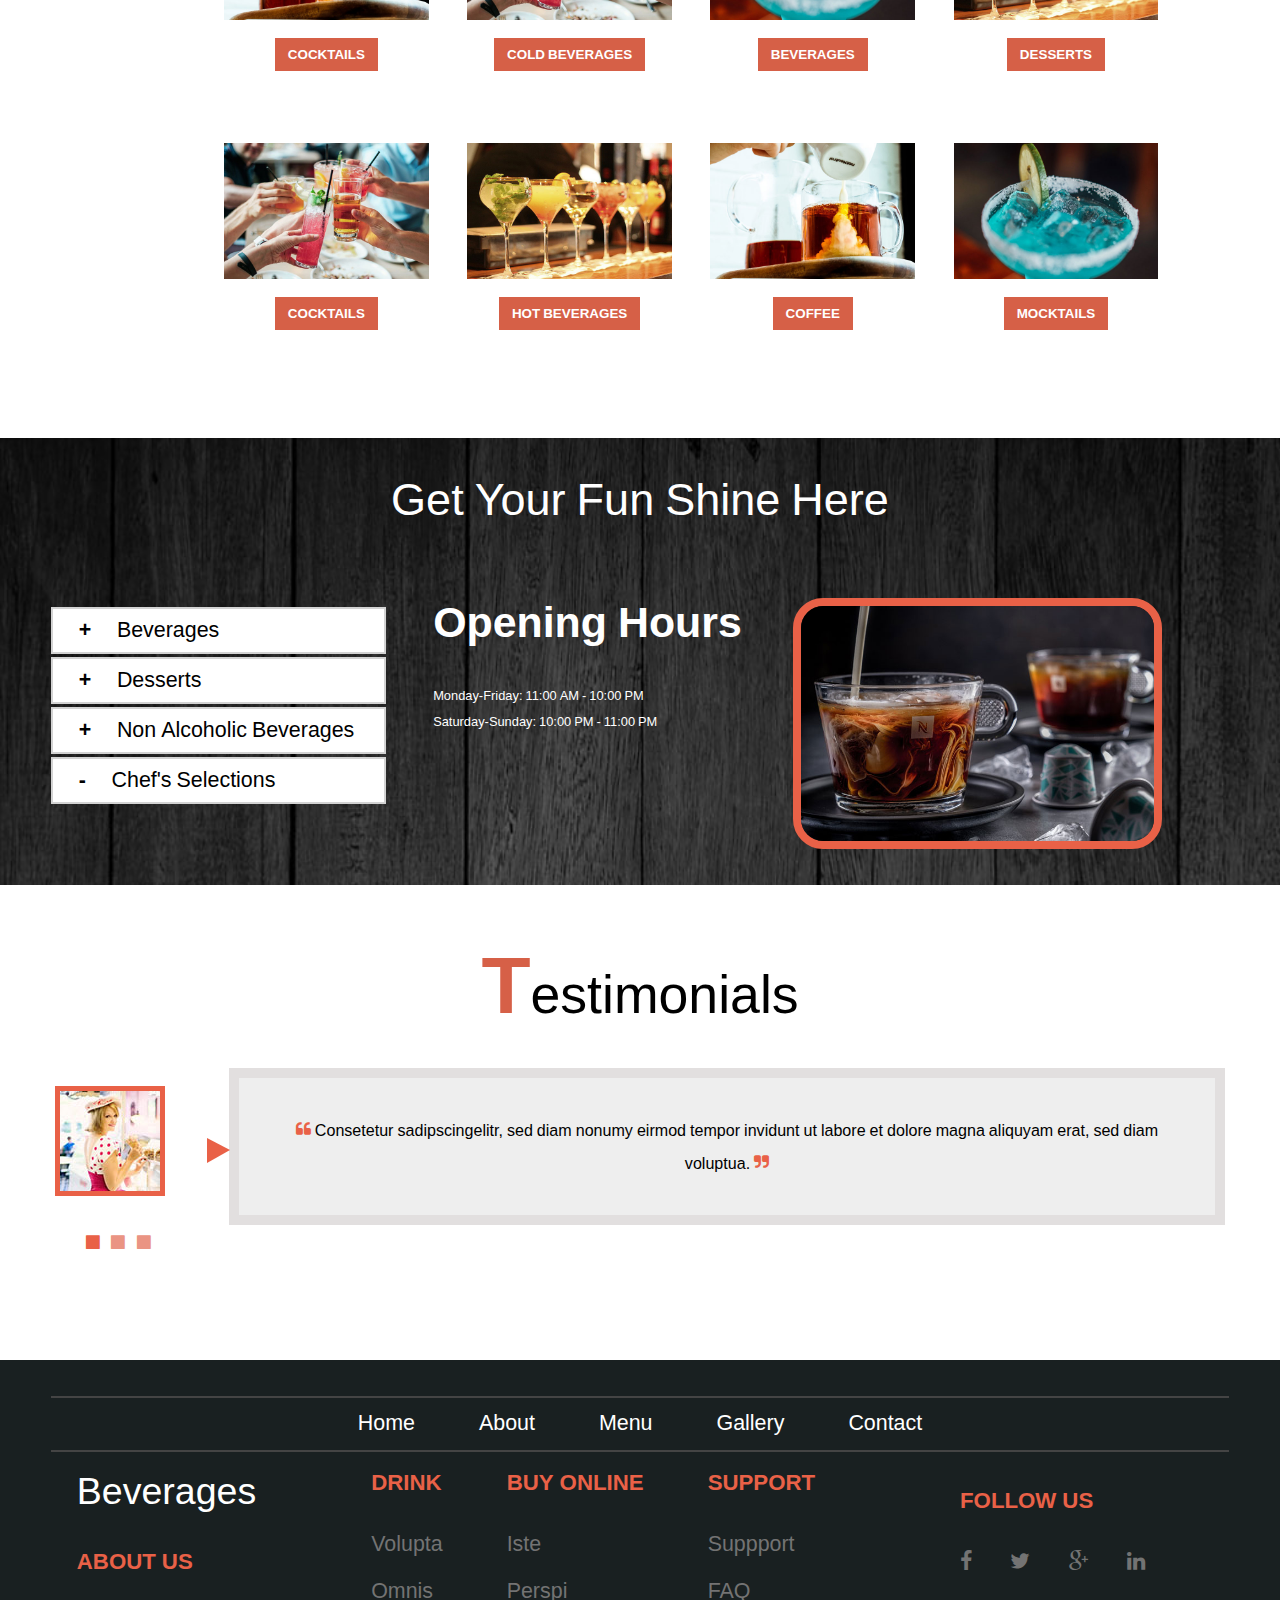
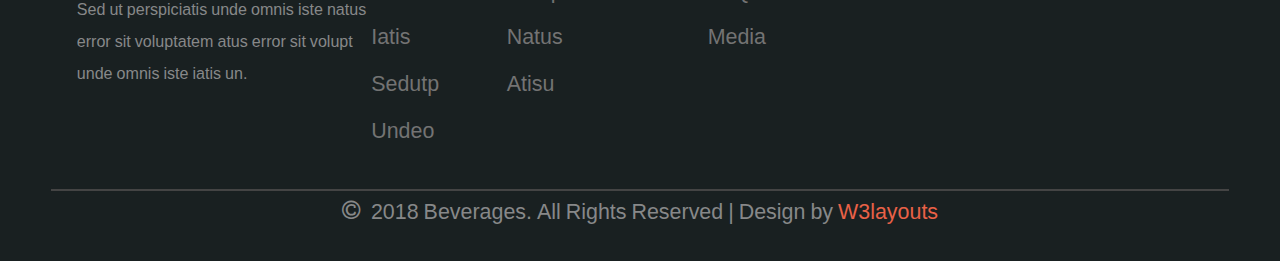
<file: projects/beverages-project/beverages.html>
<!DOCTYPE html>
<html lang="en">
	<head>
		<meta charset="utf-8">
		<meta name="viewport" content="width=device-width, initial-scale=1.0">
		<title>Beverages Project</title>
		
		<link rel="stylesheet" href="beverages.css">
		<link href="css/icomoon.css" rel="stylesheet">
	</head>

	<body>
		<header>
			<div id="head"><div id="logo"><img src="images/logo.png" alt="Beverages Logo"><span>Beverages</span></div>
			<nav class="icon-navicon"></nav></div>
			<div id="contact">
				<div><span class="icon-phone"> </span> (+000) 009 455 4088</div>
				<div><span class="icon-envelope-o"> </span> info@example.com</div>
			</div>
		</header>
		
		<main>
			<img src="images/move-top.png" alt="Top Arrow">
			<div id="presentation">
				<div class="wrapper">
					<div id="hand">HANDCRAFTED</div>
					<div id="soothing">Soothing Beverages</div>
					<p>Itaque earum rerum hic tenetur a sapiente delectus</p>
					<div id="read_more">READ MORE</div>
				</div>
				<div id="list_cocktails">
					<div><img src="images/a1.jpg" alt="Cocktails"><div id="over1"></div></div>
					<div><img src="images/a2.jpg" alt="Tea"><div id="over2"></div></div>
					<div><img src="images/a3.jpg" alt="Coffee"><div id="over3"></div></div>
					<div><img src="images/a4.jpg" alt="Mocktail"><div id="over4"></div></div>
				</div>
			</div>
			
			<div id="about">
				<article>	
					<h2>About Us</h2>
					<div class="about"><div class="about_text">
						<div id="paratext">
							<p>
								Roin vel enim nec ipsum finibus.Duis euismod massa utab.
							</p>
						</div>
				
							<p>
								Duis euismod massa ut sem fringilla blandit. Proin vel enim nec ipsum finibus. Duis euismod massa ut sem fringilla blandit. Proin vel enim nec ipsum finibus. Duis euismod massa ut sem fringilla blandit. Proin vel enim nec ipsum finibus. Duis euismod massa ut sem fringilla blandit. Proin vel enim nec ipsum finibus.
							</p>
				
							<p>
								Duis euismod massa ut sem fringilla blandit. Proin vel enim nec ipsum finibus. Duis euismod massa ut sem fringilla blandit. Proin vel enim nec ipsum finibus. Duis euismod massa ut sem fringilla blandit. Proin vel enim nec ipsum.
							</p>
						</div>
					
						<div class="about_images">
							<img src="images/a4.jpg" alt="Mocktail">
							<img id="special_border" src="images/a3.jpg" alt="Coffee">
						</div>
					</div>
				</article>
				
				<aside id="stats">
					<img src="images/stat.jpg" alt="Stats Illustration">
					<div id="numbers">
						<div class="child"><span>325</span><br>Branches</div>
						<div class="child"><span>900</span><br>Visitors</div>
						<div class="child"><span>1</span><br>Awards</div>
						<div class="child"><span>4</span><br>Centres</div>
					</div>
				</aside>
			</div>
			
			<div id="order">
				<section id="menu">	
					<h2>Menu</h2>
					<div>
						<div>
							<img src="images/g2.jpg" alt="Coffee">
							<span class="button">Cocktails</span>
						</div>
					
						<div>
							<img src="images/g3.jpg" alt="Cold Beverages">
							<span class="button">Cold Beverages</span>
						</div>
					
						<div>
							<img src="images/g1.jpg" alt="Mocktail">
							<span class="button">Beverages</span>
						</div>
					
						<div>
							<img src="images/g4.jpg" alt="Cocktails">
							<span class="button">Desserts</span>
						</div>
					</div>
					
					<div>
						<div>
							<img src="images/g3.jpg" alt="Cold Beverages">
							<span class="button">Cocktails</span>
						</div>

						<div>
							<img src="images/g4.jpg" alt="Cocktails">
							<span class="button">Hot Beverages</span>
						</div>

						<div>
							<img src="images/g2.jpg" alt="Coffee">
							<span class="button">Coffee</span>
						</div>

						<div>
							<img src="images/g1.jpg" alt="Mocktail">
							<span class="button">Mocktails</span>
						</div>
					</div>
				</section>
				
				<section id="fun">
					<h3>Get Your Fun Shine Here</h3>
					<div>
						<div id="hidden_boxes">
							<div class="fun">
								<div><span>+</span> Beverages</div>
								<ul>
									<li>Anim Pariatur</li>
									<li>Enim Eiusmod High</li>
									<li>Life Accusamus Terry</li>
									<li>Richardson Ad Squid</li>
								</ul>
							</div>
							
							<div class="fun">
								<div><span>+</span> Desserts</div>
								<ul>
									<li>Anim Pariatur</li>
									<li>Enim Eiusmod High</li>
									<li>Life Accusamus Terry</li>
									<li>Richardson Ad Squid</li>
								</ul>
							</div>
							
							<div class="fun">
								<div><span>+</span> Non Alcoholic Beverages</div>
									<ul>
										<li>Anim Pariatur</li>
										<li>Enim Eiusmod High</li>
										<li>Life Accusamus Terry</li>
										<li>Richardson Ad Squid</li>
									</ul>
							</div>
							
							<div class="fun">
								<div><span>- </span>Chef's Selections</div>
								<ul>
									<li>Anim Pariatur</li>
									<li>Enim Eiusmod High</li>
									<li>Life Accusamus Terry</li>
									<li>Richardson Ad Squid</li>
								</ul>
							</div>
						</div>				
					
						<div>
							<h4>Opening Hours</h4>
							<p>Monday-Friday: 11:00 AM - 10:00 PM</p>
				
							<p>Saturday-Sunday: 10:00 PM - 11:00 PM</p>
						</div>
					
						<img src="images/g5.jpg" alt="Coffees">
					</div>
				</section>
			</div>

			<section id="testimonials">
				<h2>Testimonials</h2>
				<div>
					<img src="images/s1.jpg" alt="Testimonial Avatar">
					<p><span id="triangle" class="move_up"></span><span class="icon-quote-left"></span> Consetetur sadipscingelitr, sed diam nonumy eirmod tempor invidunt ut labore et dolore magna aliquyam erat, sed diam voluptua. <span class="icon-quote-right"></span><span class="move_down1 icon-stop2"></span><span class="move_down2 icon-stop2"></span><span class="move_down3 icon-stop2"></span></p>
				</div>
			</section>
		</main>
		
		<footer>
			<nav>
				<ul>
					<li>Home</li>
					<li>About</li>
					<li>Menu</li>
					<li>Gallery</li>
					<li>Contact</li>
				</ul>
			</nav>

			<div id="learn_more">
				<div id="about_us">
					<h4>Beverages</h4>
					<h5>About Us</h5>
					<p>Sed ut perspiciatis unde omnis iste natus error sit voluptatem atus error sit volupt unde omnis iste iatis un.</p>
				</div>
				
				<div id="links">
					<div>
						<h5>Drink</h5>
						<ul>
							<li>Volupta</li>
							<li>Omnis</li>
							<li>Iatis</li>
							<li>Sedutp</li>
							<li>Undeo</li>
						</ul>
					</div>

					<div>
						<h5>Buy Online</h5>
						<ul>
							<li>Iste</li>
							<li>Perspi</li>
							<li>Natus</li>
							<li>Atisu</li>
						</ul>
					</div>

					<div>
						<h5>Support</h5>
						<ul>
							<li>Suppport</li>
							<li>FAQ</li>
							<li>Media</li>
						</ul>
					</div>			
				</div>
			
				<div id="follow">
					<h5>Follow Us</h5>
					<ul>
						<li><span class="icon-facebook"></span></li>
						<li><span class="icon-twitter"></span></li>
						<li><span class="icon-google-plus"></span></li>
						<li><span class="icon-linkedin"></span></li>
					</ul>
				</div>
			</div>
				
			<p id="copyright"><span class="icon-copyright"> </span>2018 Beverages. All Rights Reserved | Design by <a href="#w3layouts">W3layouts</a></p>
		</footer>
	</body>
</html>
</file>
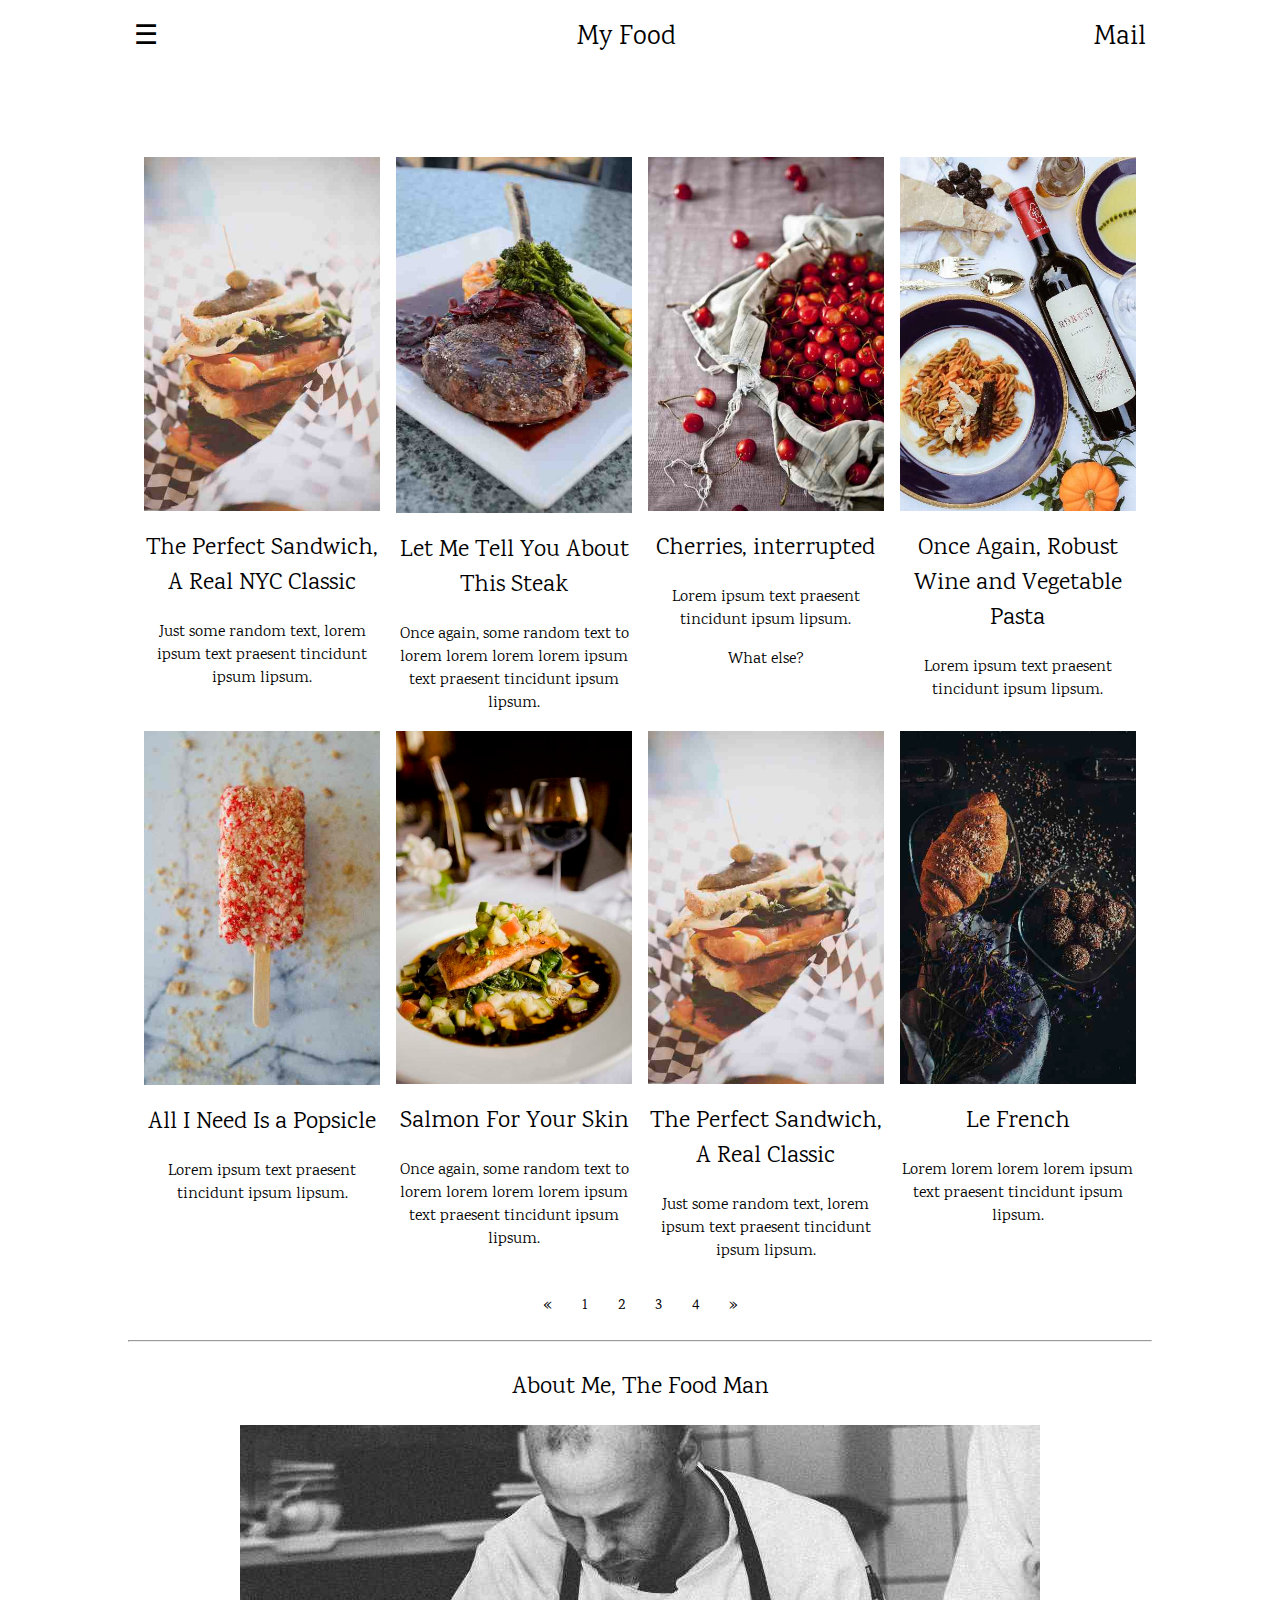
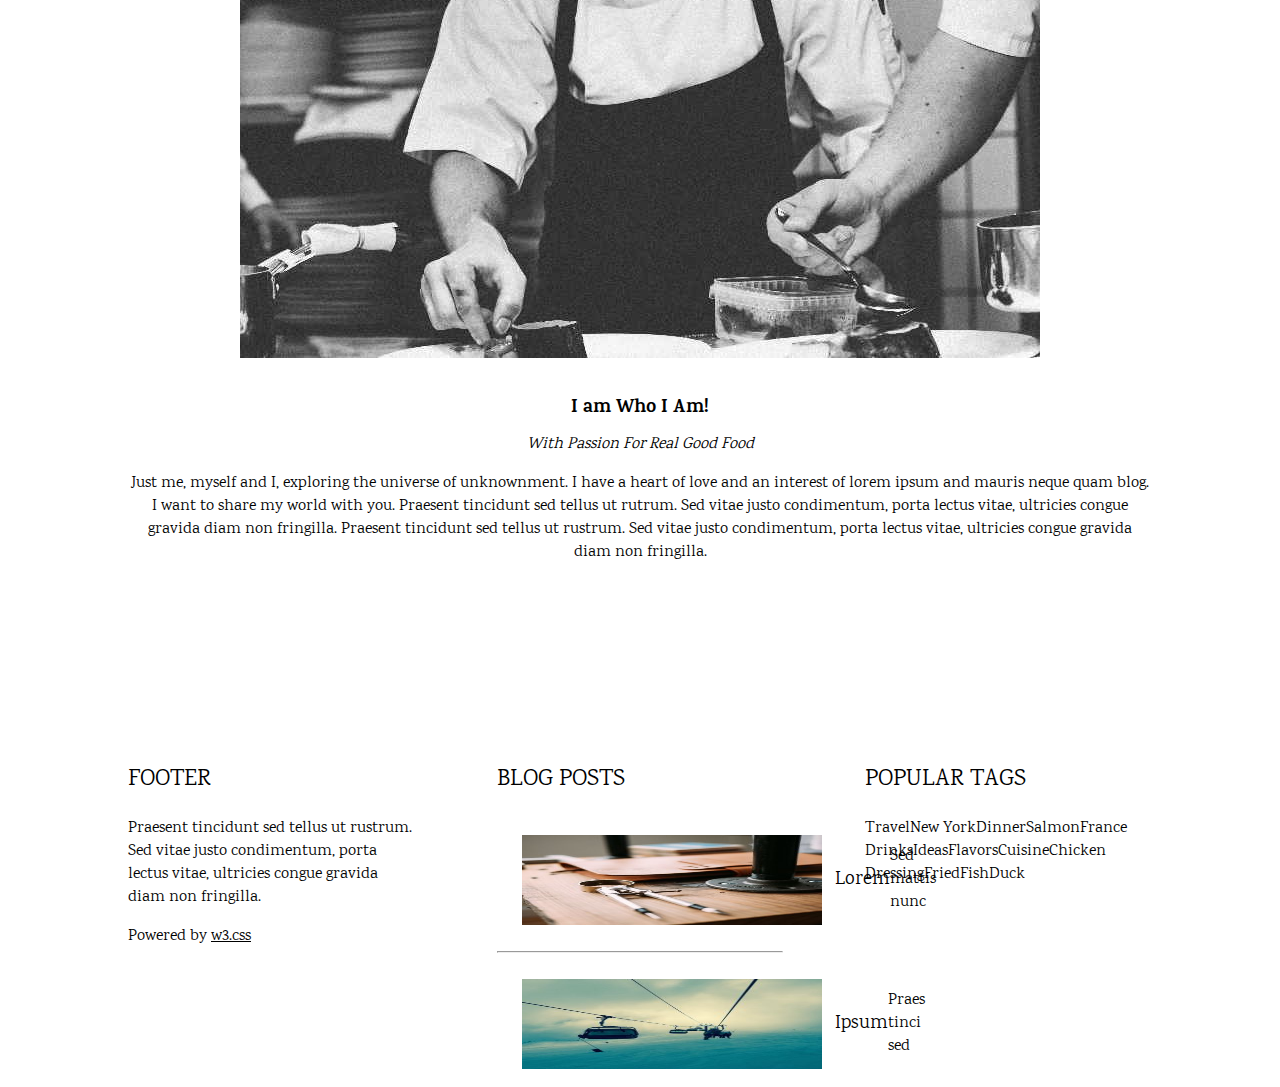
<file: projects/myfood/my_food.html>
<!DOCTYPE html>
<html lang="en">
	<head>
		<meta charset="utf-8">
		<meta name="viewport" content="width=device-width, initial-scale=1.0">
		<title>Restaurant Exercise</title>
		
		<link rel="stylesheet" media="screen and (max-width: 1023px)" href="my_food_mobile.css">
		<link rel="stylesheet" media="screen and (min-width: 1024px)" href="my_food.css">
	</head>

	<body>
		<header>
			<nav>
				<a>&#9776;</a>
			</nav>

			<h1>My Food</h1>
			
			<div id="mail">Mail</div>
		</header>
		
		<main>
			<section id="gallery">
				<div id="gallery_content">
					<figure>
						<img src="images/sandwich.jpg" alt="A sandwich">
						<figcaption>
							<h2>The Perfect Sandwich, A Real NYC Classic</h2>
							<p>Just some random text, lorem ipsum text praesent tincidunt ipsum lipsum.</p>
						</figcaption>
					</figure>

					<figure>
						<img src="images/steak.jpg" alt="A steak">
						<figcaption>
							<h2>Let Me Tell You About This Steak</h2>
							<p>Once again, some random text to lorem lorem lorem lorem ipsum text praesent tincidunt ipsum lipsum.</p>
						</figcaption>
					</figure>
					
					<figure>
						<img src="images/cherries.jpg" alt="Some cherries">
						<figcaption>
							<h2>Cherries, interrupted</h2>
							<p>Lorem ipsum text praesent tincidunt ipsum lipsum.</p>
							<p>What else?</p>
						</figcaption>
					</figure>
					
					<figure>
						<img src="images/wine.jpg" alt="Some wine and vegetable pasta">
						<figcaption>
							<h2>Once Again, Robust Wine and Vegetable Pasta</h2>
							<p>Lorem ipsum text praesent tincidunt ipsum lipsum.</p>
						</figcaption>
					</figure>

					<figure>
						<img src="images/popsicle.jpg" alt="A popsicle">
						<figcaption>
							<h2>All I Need Is a Popsicle</h2>
							<p>Lorem ipsum text praesent tincidunt ipsum lipsum.</p>
						</figcaption>
					</figure>
					
					<figure>
						<img src="images/salmon.jpg" alt="A salmon">
						<figcaption>
							<h2>Salmon For Your Skin</h2>
							<p>Once again, some random text to lorem lorem lorem lorem ipsum text praesent tincidunt ipsum lipsum.</p>
						</figcaption>
					</figure>
					
					<figure>
						<img src="images/sandwich.jpg" alt="A sandwich">
						<figcaption>
							<h2>The Perfect Sandwich, A Real Classic</h2>
							<p>Just some random text, lorem ipsum text praesent tincidunt ipsum lipsum.</p>
						</figcaption>
					</figure>
					
					<figure>
						<img src="images/croissant.jpg" alt="A croissant">
						<figcaption>
							<h2>Le French</h2>
							<p>Lorem lorem lorem lorem ipsum text praesent tincidunt ipsum lipsum.</p>
						</figcaption>
					</figure>					
				</div>
				
				<nav id="portal">
					<a href="#before"> « </a>
					<a href="#1"> 1 </a>
					<a href="#2"> 2 </a>
					<a href="#3"> 3 </a>
					<a href="#4"> 4 </a>
					<a href="#after"> » </a>
				</nav>
			</section>
			
			<hr>
			
			<section id="about">
				<h2 class="about">About Me, The Food Man</h2>
					
				<img src="images/chef.jpg" alt="Portrait du chef de cuisine">
						
				<h3>I am Who I Am!</h3>
						
				<h4>With Passion For Real Good Food</h4>
						
				<p>
					Just me, myself and I, exploring the universe of unknownment. I have a heart of love and an interest of lorem ipsum and mauris neque quam blog.
					I want to share my world with you. Praesent tincidunt sed tellus ut rutrum. Sed vitae justo condimentum, porta lectus vitae, ultricies congue gravida diam non fringilla.
					Praesent tincidunt sed tellus ut rustrum. Sed vitae justo condimentum, porta lectus vitae, ultricies congue gravida diam non fringilla.
				</p>
			</section>
			
			<hr id="invisible">
			
			<footer>
				<section id="footer">
					<h2>FOOTER</h2>
					<p>
						Praesent tincidunt sed tellus ut rustrum. Sed vitae justo condimentum, porta lectus vitae, ultricies congue gravida diam non fringilla.
					</p>
						
					<p>
						Powered by <a href="w3.css">w3.css</a>
					</p>
				</section>

				<section id="blog_posts">
					<h2>BLOG POSTS</h2>
					<div class="post">
						<img src="images/workshop.jpg" alt="Illustration 1">
						<div class="post_details">
							<h3>Lorem</h3>
							<p>Sed mattis nunc</p>
						</div>
					</div>
					
					<div><hr></div>
					
					<div class="post">
						<img src="images/gondol.jpg" alt="Illustration 1">
						<div class="post_details">
							<h3>Ipsum</h3>
							<p>Praes tinci sed</p>
						</div>
					</div>
				</section>
			
				<section id="tags">
					<h2>POPULAR TAGS</h2>
					<div id="tags_content"></div>
				</section>
			</footer>
			
			<script src="script.js"></script>
		</main>
	</body>
</html>
</file>
<file: projects/analytics/css/mobile_styles.css>
/* CSS dédiée à l'habillage de la page sur un « smartphone » */

@font-face {
	font-family: "Raleway";
	src: url("../font/Raleway-Regular.ttf") format("truetype");
}

* {
	margin: 0;
	padding: 0;
}

html {
	scroll-behavior: smooth;
	font-size: 62.5%;
}

body {
	font-size: calc( 1.4em + 1vw);
	font-family: "Raleway", sans-serif, serif;
	background-color: #F1F1F1;
}

img {
	max-width: 100%;
}

header {
	position: sticky;
	top: 0;
	width: 100%;
}

header div {
	display: flex;
	padding: 0 3vw;
	justify-content: space-between;	
	align-items: center;
	background-color: black;
	color: white;
	height: 5vh;
}

header > div > span {
	cursor: pointer;
}

section {
	padding: 0 3vw;
	/*! margin-bottom: 4vh; */
}

footer {
	padding: 3vw;
}

h1, h2 {
	font-size: 0.75em;
}

h2, h3 {
	font-weight: normal;
}

h1 {
	padding: 1vh 3vw 1vh;
	font-size: 1em;
}

h2 {
	font-size: 1em;
	padding: 1vh 0 1vh;
}

h3 {
	font-size: 0.8em;
}

h1, h2, h3 {
	margin-bottom: 1vh;
}

#special_title {
	padding: 1vh 3vw 1vh;
}

#logo {
	
	font-size: 0.75em;
}

nav {
	display: none;
	position: fixed;
	background-color: white;
	height: 100%;
	box-shadow: 5px 5px 25px black;
	animation: navBar 1s;
}

@keyframes navBar {
	from {
		margin-left: -200px;
	}
	
	to {
		margin-left: 0;
	}
}

#welcome {
	display: flex;
	gap: 1vw;
	justify-content: center;
}

#welcome img {
	width: 10vw;
	border-radius: 50%;
	padding: 2vh;
}

#mike {
	font-weight: bold;
	font-size: 1em;
}

#tools {
	display: flex;
	gap: 0.25vw;
}

#tools img {
	width: 4vw;
	border-radius: 0;
}

.tab {
	display: flex;
	width: 100%;
	align-items: center;
	/*! padding: 0 0.75vw; */
	gap: 1vw;
	height: 5vh;
}

.tab img {
	width: 5vw;
	padding-left: 1.5vw;
}

.selected_tab {
	background-color: #2196F3;
	color: white;
}

#dashboard {
	color: white;
	font-size: 1.5em;
	padding: 0 3vw;
}

#dashboard > div {
	padding: 2vh 4vw 4vh;
}

.dashboard {
	display: flex;
	justify-content: space-between;
	align-items: center;
}

.dashboard > div {
	display: flex;
	flex-direction: column;
	height: min-content;
	justify-content: center;
}

.icon {
	width: 16vw;
}

.score {
	font-size: 1em;
}

#messages {
	background-color: #F44336;
}

#views {
	background-color: #2196F3;
}

#shares {
	background-color: #009688;	
}

#users {
	background-color: #FF9800;	
}

#general_stats > div {
	background-color: #9E9E9E;
}

#general_stats div {
	height: 4vh;
}

#general_stats div div {
	display: flex;
	justify-content: center;
	align-items: center;
	font-size: 0.75em;
}

#new_visitors {
	background-color: #4CAF50;
	color: white;
	width: 25%;
	animation-name: green;
	animation-duration: 2s;
}

#new_users {
	background-color: #FF9800;
	width: 50%;
	animation-name: orange;
	animation-duration: 2s;
}

#bounce_rate {
	background-color: #F44336;
	color: white;
	width: 75%;
	animation-name: red;
	animation-duration: 2s;
}

#new_visitors::after {
	content: "+25%";
	animation-name: per_green;
	animation-duration: 2s;
}

#new_users::after {
	content: "50%";
	animation-name: per_orange;
	animation-duration: 2s;
}

#bounce_rate::after {
	content: "75%";
	animation-name: per_red;
	animation-duration: 2s;
}

@keyframes green {
	from {
		width: 0%;
		opacity: 0;
	}
	
	to {
		width: 25%;
		opacity: 1;		
	}
}

@keyframes orange {
	from {
		width: 0%;
		opacity: 0;		
	}
	
	to {
		width: 50%;
		opacity: 1;		
	}
}

@keyframes red {
	from {
		width: 0%;
		opacity: 0;		
	}
	
	to {
		width: 75%;
		opacity: 1;		
	}
}

@keyframes per_green {
	0% {
		opacity: 0;
	}
	
	50% {
		opacity: 0;		
	}
	
	100% {
		opacity: 1;		
	}
}
@keyframes per_orange {
	0% {
		opacity: 0;
	}
	
	50% {
		opacity: 0;		
	}
	
	100% {
		opacity: 1;		
	}
}
@keyframes per_red {
	0% {
		opacity: 0;
	}
	
	50% {
		opacity: 0;		
	}
	
	100% {
		opacity: 1;		
	}
}

#regions {
	
}

#feeds div {
	display: flex;
}

#feeds div :nth-child(2) {
	flex-grow: 3;
}

#feeds div :nth-child(3) {
	font-style: italic;
}

.lines div {
	height: 4vh;
	padding: 2vw 2vh;
	align-items: center;
}

.lines div:nth-child(even) {
	background-color: white;
}

.small_icon {
	padding-right: 2vw;
	width: 7vw;
}

span, p {
	font-size: 0.75em;
}

#countries div {
	display: flex;
	border-left: 1px solid lightgray;
	border-bottom: 1px solid lightgray;
}

#countries div :nth-child(1) {
	flex-grow: 3;
}

#more_countries {
	display: flex;
	background-color: #616161;
	height: 8vh;
	margin: 2vh 3vw 4vh;
	align-items: center;
	justify-content: center;
	gap: 0.5vw;}

#more_countries span {
	background-color: inherit;
	color: white;
}

#more_countries img {
	width: 35px;
}

#recent_users {
	background-color: white;
	box-shadow: 0 0 10px gray;
	font-size: 1.5em;
	margin: 0 3vw 4vh;
}

#recent_users div {
	display: flex;
	align-items: center;
}

#recent_users img {
	padding: 2vh 4vw;
	width: 10vw;
}

#left_button {
	position: absolute;
	left: 0;
	top: 50%;
	background-color: black;
	color: white;
	border-radius: 50%;
	padding: 1vh 2.5vw;
	font-weight: bold;
}

#right_button {
	position: absolute;
	right: 0;
	top: 50%;
	background-color: black;
	color: white;
	border-radius: 50%;
	padding: 1vh 2.5vw;
	font-weight: bold;
}

.date {
	color: gray;
	margin-left: 1vw;
	vertical-align: middle;
}

.avatar {
	border-radius: 50%;
}

#recent_comments {
	position: relative;
}

#recent_comments > div {
	padding: 1vh 4vw;
	height: 17.5vh;
}

#recent_comments img {
	width: 12.5vw;
}

#recent_comments p {
	padding-top: 2vh;
}

.recent_comments {
	display: none;
	align-items: center;
	gap: 2vw;
}

#recent_comments_carousel {
	position: relative;
	z-index: -1;
}

.right_right_transition {
	position: relative;
	animation: right_right_transition 1s;
}

@keyframes right_right_transition {
	from {
		left: 0;
	}
	
	to {
		left: 150%;
	}
}

.left_right_transition {
	position: relative;
	animation: left_right_transition 1s;
}

@keyframes left_right_transition {
	from {
		right: 150%;
	}
	
	to {
		right: 0;
	}
}

.left_left_transition {
	position: relative;
	animation: left_left_transition 1s;
}

@keyframes left_left_transition {
	from {
		right: 0;
	}
	
	to {
		right: 150%;
	}
}

.right_left_transition {
	position: relative;
	animation: right_left_transition 1s;
}

@keyframes right_left_transition {
	from {
		left: 150%;
	}
	
	to {
		left: 0;
	}
}

.avatar_name {
	font-size: 1.2em;
}

aside {
	background-color: #616161;
	color: white;
	padding: 4vh 2vw;
}

aside section {
	display: flex;
	flex-direction: column;
	gap: 2vh;
}

h4 {
	font-weight: normal;
	border-bottom: 5px solid;
	font-size: 0.9em;
}

#demographic h4 {
	border-color: green;
}

#system h4 {
	border-color: red;
}

#target h4 {
	border-color: orange;
}

aside span {
	font-size: 0.75em;
}

footer h2 {
	text-transform: uppercase;
	padding: 1vh 0;
}

a {
	color: black;
}
</file>
<file: projects/analytics/css/tablet_styles.css>
/* CSS dédiée à l'habillage de la page sur une tablette tactile */

* {
	margin: 0;
	padding: 0;
}

html {
	scroll-behavior: smooth;
	font-size: 62.5%;
}

body {
	font-size: calc( 1.4em + 1vw);
	font-family: sans-serif, serif;
	border: 3px solid orange; /* Permet de savoir qu'on utilise la CSS d'une tablette */
}

img {
	max-width: 100%;
}
</file>
<file: projects/analytics/css/computer_styles.css>
/* CSS dédiée à l'habillage de la page sur un ordinateur */

@font-face {
	font-family: "Raleway";
	src: url("../font/Raleway-Regular.ttf") format("truetype");
}

* {
	margin: 0;
	padding: 0;
}

html {
	scroll-behavior: smooth;
	font-size: 62.5%;
}

body {
	font-size: calc( 1.4em + 1vw);
	font-family: "Raleway", sans-serif, serif;
	background-color: #F1F1F1;
}

img {
	max-width: 100%;
}

header {
	position: sticky;
	top: 0;
	width: 100%;
}

header div {
	display: flex;
	padding: 0 3vw;
	justify-content: space-between;	
	align-items: center;
	background-color: black;
	color: white;
	height: 5vh;
}

header span {
	visibility: hidden;
}

main {
	display: flex;
}

section {
	padding: 0 1.5vw;
	margin-bottom: 4vh;
}

footer {
	padding: 3vw;
}

h1, h2 {
	font-size: 0.75em;
}

h2, h3 {
	font-weight: normal;
}

h1 {
	padding: 0 1.5vw 1vh;
}

h2 {
	font-size: 0.75em;
	padding: 0 0 1vh;
}

h3 {
	font-size: 0.5em;
}

h1, h2, h3 {
	margin-top: 1vh;
	margin-bottom: 1vh;
}

#special_title {
	padding: 0 1.5vw 1vh;
}

nav {
	background-color: white;
	width: 20%;
}

#logo {
	
	font-size: 0.5em;
}

#welcome {
	display: flex;
	gap: 1vw;
	justify-content: center;
}

#welcome img {
	width: 3vw;
	border-radius: 50%;
	padding: 2vh;
}

#mike {
	font-weight: bold;
	font-size: 1em;
}

#tools {
	display: flex;
	gap: 0.25vw;
}

#tools img {
	width: 1vw;
	border-radius: 0;
}

.tab {
	display: flex;
	width: 100%;
	align-items: center;
	/*! padding: 0 0.75vw; */
	gap: 1vw;
	height: 5vh;
}

.tab img {
	width: 1vw;
	padding-left: 1.5vw;
}

.selected_tab {
	background-color: #2196F3;
	color: white;
}

#dashboard {
	display: flex;
	gap: 1vw;
	color: white;
	font-size: 1.5em;
	height: 17vh;
	padding: 0 1.5vw;
	margin-bottom: 4vh;
}

.dashboard {
	display: flex;
	flex-wrap: wrap;
	justify-content: space-around;
	align-items: center;
	width: 100%;
	height: 100%;
}

.dashboard > div {
	display: flex;
	flex-direction: column;
	height: min-content;
	justify-content: center;
}

.dashboard span {
	display: none;
}

.dashboard:hover span {
	display: inline;
}

.score {
	font-size: 1em;
}

.icon {
	width: 4vw;
}

#messages {
	background-color: #F44336;
	width: 25%;
}

#views {
	background-color: #2196F3;
	width: 25%;
}

#shares {
	background-color: #009688;	
  width: 25%;
}

#users {
	background-color: #FF9800;	
  width: 25%;
}

#general_stats > div {
	background-color: #9E9E9E;
}

#general_stats div {
	height: 4vh;
}

#general_stats div div {
	display: flex;
	justify-content: center;
	align-items: center;
	font-size: 0.5em;
}

#new_visitors {
	background-color: #4CAF50;
	color: white;
	width: 25%;
	animation-name: green;
	animation-duration: 2s;
}

#new_users {
	background-color: #FF9800;
	width: 50%;
	animation-name: orange;
	animation-duration: 2s;
}

#bounce_rate {
	background-color: #F44336;
	color: white;
	width: 75%;
	animation-name: red;
	animation-duration: 2s;
}

#new_visitors::after {
	content: "+25%";
	animation-name: per_green;
	animation-duration: 2s;
}

#new_users::after {
	content: "50%";
	animation-name: per_orange;
	animation-duration: 2s;
}

#bounce_rate::after {
	content: "75%";
	animation-name: per_red;
	animation-duration: 2s;
}

@keyframes green {
	from {
		width: 0%;
		opacity: 0;
	}
	
	to {
		width: 25%;
		opacity: 1;		
	}
}

@keyframes orange {
	from {
		width: 0%;
		opacity: 0;		
	}
	
	to {
		width: 50%;
		opacity: 1;		
	}
}

@keyframes red {
	from {
		width: 0%;
		opacity: 0;		
	}
	
	to {
		width: 75%;
		opacity: 1;		
	}
}

@keyframes per_green {
	0% {
		opacity: 0;
	}
	
	50% {
		opacity: 0;		
	}
	
	100% {
		opacity: 1;		
	}
}
@keyframes per_orange {
	0% {
		opacity: 0;
	}
	
	50% {
		opacity: 0;		
	}
	
	100% {
		opacity: 1;		
	}
}
@keyframes per_red {
	0% {
		opacity: 0;
	}
	
	50% {
		opacity: 0;		
	}
	
	100% {
		opacity: 1;		
	}
}

#wrapper {
	display: flex;
}

.wrapper {
	width: 80%;
}

#feeds div {
	display: flex;
	gap: 5vw;
}

#feeds div :nth-child(2) {
	flex-grow: 3;
}

#feeds div :nth-child(3) {
	font-style: italic;
}

.lines div:hover, .lines div:nth-child(even):hover {
	background-color: gray;
	color: white;
}

.lines div {
	height: 4vh;
	padding: 2vh 2vw;
	align-items: center;
}

.lines div:nth-child(even) {
	background-color: white;
}

.small_icon {
	padding-right: 2vw;
	width: 2vw;
}

span, p {
	font-size: 0.5em;
}

#countries div {
	display: flex;
	border-left: 1px solid lightgray;
	border-top: 1px solid lightgray;
	border-right: 1px solid lightgray;
}

#countries div :nth-child(1) {
	flex-grow: 3;
}

#more_countries {
	display: flex;
	background-color: #616161;
	width: 15%;
	height: 5vh;
	margin: 2vh 1.5vw 4vh;
	align-items: center;
	justify-content: center;
	gap: 0.5vw;
}

#more_countries:hover {
	cursor: pointer;
	background-color: lightgray;
}

#more_countries:hover img {
	position: relative;
	left: 2vw;
	animation-name: arrow;
	animation-duration: 2s;
}

@keyframes arrow {
	from {
		left: 0;
		opacity: 0;
	}
		
	to {
		left: 2vw;
		opacity: 1;
	}
}

#more_countries span {
	background-color: inherit;
	color: white;
}

#more_countries img {
	width: 20px;
}

#recent_users {
	background-color: white;
	box-shadow: 0 0 10px gray;
	font-size: 1.5em;
	margin: 0 1.5vw 4vh;
	padding: 0;
}

#recent_users div {
	display: flex;
	align-items: center;
	gap: 1vw;
	padding: 0 1.5vw;
}

#recent_users img {
	padding: 2vh 0;
	width: 2.5vw;
}

#recent_comments {
	position: relative;
}

#left_button {
	position: absolute;
	left: 0;
	top: 45%;
	background-color: black;
	color: white;
	border-radius: 50%;
	padding: 1vh 0.75vw;
	font-weight: bold;
	cursor: pointer;
}

#right_button {
	position: absolute;
	right: 0;
	top: 45%;
	background-color: black;
	color: white;
	border-radius: 50%;
	padding: 1vh 0.75vw;
	font-weight: bold;
	cursor: pointer;
}

.date {
	color: gray;
	margin-left: 1vw;
	vertical-align: middle;
}

.jane {
	border-top: 1px solid lightgray;
	/*! padding: 0; */
}

.avatar {
	border-radius: 50%;
}

#recent_comments div {
	gap: 1vw;
	height: 12vh;
	width: 70vw;
}

#recent_comments img {
	width: 5vw;
}

#recent_comments p {
	padding-top: 2vh;
}

.recent_comments {
	display: none;
	align-items: center;
	gap: 2vw;
}

#recent_comments_carousel {
	position: relative;
	z-index: -1;
}

.right_right_transition {
	position: relative;
	animation: right_right_transition 1s;
}

@keyframes right_right_transition {
	from {
		left: 0;
	}
	
	to {
		left: 150%;
	}
}

.left_right_transition {
	position: relative;
	animation: left_right_transition 1s;
}

@keyframes left_right_transition {
	from {
		right: 150%;
	}
	
	to {
		right: 0;
	}
}

.left_left_transition {
	position: relative;
	animation: left_left_transition 1s;
}

@keyframes left_left_transition {
	from {
		right: 0;
	}
	
	to {
		right: 150%;
	}
}

.right_left_transition {
	position: relative;
	animation: right_left_transition 1s;
}

@keyframes right_left_transition {
	from {
		left: 150%;
	}
	
	to {
		left: 0;
	}
}

.avatar_name {
	font-size: 0.8em;
}

aside {
	display: flex;
	background-color: #616161;
	color: white;
	padding: 4vh 2vw;
}

aside section {
	display: flex;
	flex-direction: column;
	gap: 2vh;
	width: 30%;
	padding: 0;
	margin-right: 2vw;
}

h4 {
	font-weight: normal;
	border-bottom: 5px solid;
	font-size: 0.9em;
}

#demographic h4 {
	border-color: green;
}

#system h4 {
	border-color: red;
}

#target h4 {
	border-color: orange;
}

aside span {
	font-size: 0.75em;
}

footer h2 {
	text-transform: uppercase;
	padding: 1vh 0;
}

a {
	color: black;
}
</file>
<file: projects/cafe-project/css/common_styles.css>
/* Feuille de style contenant des règles appliquées à tous les types d'écran, sans exception */

/* On importe ici la police d'écriture utilisée par la page web */
@font-face {
	font-family: "Inconsolata";
	src: url("../font/Inconsolata-Regular.ttf") format(truetype);
}

* {
	margin: 0;
	padding: 0;
}

html {
	scroll-behavior: smooth;
	font-size: 62.5%;
}

body {
	font-size: calc( 1.4em + 1vw);
	font-family: "Inconsolata", sans-serif;
  background-color: #F7F5F1;
}

img {
	max-width: 100%;
}
</file>
<file: projects/cafe-project/css/mobile_styles.css>
/* CSS dédiée à l'habillage de la page sur un « smartphone » */

nav {
	position: sticky;
  top: 0;
  z-index: 2;
}

menu {
	display: flex;
	justify-content: space-around;
	list-style-type: none;
	color: #F7F5F1;
	background-color: #000000;
	text-transform: uppercase;
  font-size: 0.5em;
	padding: 1.5vh;
	position: sticky;
}

menu a {
	text-decoration: none;
	color: #F7F5F1;
}

h1, h2 {
	font-weight: normal;
}

h1 {
	text-align: center;
	color: #F7F5F1;
	padding: 13vh;
}

#the_cafe {
	background-image: url("../assets/coffeehouse.jpg");
	background-size: cover;
	background-repeat: no-repeat;
  filter: grayscale(0.5);
}

#the_cafe div {
  display: flex;
	justify-content: space-between;
	align-items: center;
	color: #F7F5F1;
  font-size: 0.6em;
}

.note {
	color: #F7F5F1;
  background-color: #000000;
	padding: 0.25vh 1vw;
}

p {
	margin: 2vw;
}

img {
	margin: 2vw;
  filter: grayscale(0.75);
}

h2 {
	font-size: 1em;
  align-self: center;	
	color: #F7F5F1;
	background-color: #000000;
	text-transform: uppercase;
	width: fit-content;
	margin: 5vh 5vw;
	padding: 0.5vh 2vw;
}

#about {
	display: flex;
	flex-direction: column;
}

p {
	font-size: 0.8em;
	line-height: 1.25em;
}

blockquote {
	background-color: #F1F1F1;
	font-style: italic;
  border-left: 5px solid lightgray;
}

.author {
	font-style: normal;
}

#menu {
	display: flex;
	flex-direction: column;
}

#menu > div {
	display: flex;
	flex-direction: column;
	justify-content: space-around;
	border: 1px solid #DDDDDD;
	padding: 1vh 2vw;
  box-shadow: 5px 5px 20px #DDDDDD;
}

#menu > div > div {
	display: flex;
	justify-content: space-around;
	padding: 1.5vh 1vw;
}

#wrapper {
	display: flex;
	justify-content: space-around;
	background-color: #FFFFFF;
	border: 1px solid #DDDDDD;
  box-shadow: 5px 5px 20px #DDDDDD;
}

#wrapper > div > div {
  margin-top: 4vh;
	margin-bottom: 4vh;
}

#wrapper > div > div span {
	font-family: sans-serif, serif;
  font-size: 0.7em;
	margin: 2vh 2vw;
}

#wrapper > div > div p {
	color: gray;
}

#where {
	display: flex;
	flex-direction: column;
}

form {
	display: flex;
	flex-direction: column;
}

form span {
	font-weight: bold;
}

form input {
	border: 1px solid #DDDDDD;
	height: 5vh;
	margin: 0.5vh 2vw;
	padding: 0 1.5vw;
}

form button {
	font-family: "Inconsolata", sans-serif, serif;
	margin: 0.5vh 2vw;
	padding: 1vh 3vw;
	width: fit-content;
	color: #F7F5F1;
	background-color: #000000;
  text-transform: uppercase;
	border: 0px;
}

#faq {
	display: flex;
	flex-direction: column;
}

.faq_question {
	display: flex;
	justify-content: space-between;
	background-color: #FFFFFF;
	margin: 1vh 2vw;
}

.faq_button {
	font-weight: bold;
	background-color: #000000;
	color: #FFFFFF;
	margin: 1.5vw;
	padding: 0.5vh 2vw;
}

footer {
	margin: 5vh;
	text-align: center;
}

footer a {
	color: #000000;
}
</file>
<file: projects/cafe-project/css/tablet_styles.css>
/* CSS dédiée à l'habillage de la page sur une tablette */

nav {
	position: sticky;
  top: 0;
  z-index: 2;
}

menu {
	display: flex;
	justify-content: space-around;
	list-style-type: none;
	color: #F7F5F1;
	background-color: #000000;
	text-transform: uppercase;
  font-size: 0.5em;
	padding: 1.5vh;
	position: sticky;
}
	
menu a {
	text-decoration: none;
	color: #F7F5F1;
}

h1, h2 {
	font-weight: normal;
}

h1 {
	text-align: center;
	color: #F7F5F1;
	padding: 13vh;
}

#the_cafe {
	background-image: url("../assets/coffeehouse.jpg");
	background-size: cover;
	background-repeat: no-repeat;
  filter: grayscale(0.5);
}

#the_cafe div {
  display: flex;
	justify-content: space-between;
	align-items: center;
	color: #F7F5F1;
  font-size: 0.6em;
}

.note {
	color: #F7F5F1;
  background-color: #000000;
	padding: 0.25vh 1vw;
}

p {
	margin: 2vw;
}

img {
	margin: 2vw;
  filter: grayscale(0.75);
}

h2 {
	font-size: 1em;
  align-self: center;	
	color: #F7F5F1;
	background-color: #000000;
	text-transform: uppercase;
	width: fit-content;
	margin: 5vh 5vw;
	padding: 0.5vh 2vw;
}

#about {
	display: flex;
	flex-direction: column;
}

p {
	font-size: 0.8em;
	line-height: 1.25em;
}

blockquote {
	background-color: #F1F1F1;
	font-style: italic;
  border-left: 5px solid lightgray;
}

.author {
	font-style: normal;
}

#menu {
	display: flex;
	flex-direction: column;
}

#menu > div {
	display: flex;
	flex-direction: column;
	justify-content: space-around;
	border: 1px solid #DDDDDD;
	padding: 1vh 2vw;
  box-shadow: 5px 5px 20px #DDDDDD;
}

#menu > div > div {
	display: flex;
	justify-content: space-around;
	padding: 1.5vh 1vw;
}

#wrapper {
	display: flex;
	justify-content: space-around;
	background-color: #FFFFFF;
	border: 1px solid #DDDDDD;
  box-shadow: 5px 5px 20px #DDDDDD;
}

#wrapper > div > div {
  margin-top: 4vh;
	margin-bottom: 4vh;
}

#wrapper > div > div span {
	font-family: sans-serif, serif;
  font-size: 0.7em;
	margin: 2vh 2vw;
}

#wrapper > div > div p {
	color: gray;
}

#where {
	display: flex;
	flex-direction: column;
}

form {
	display: flex;
	flex-direction: column;
}

form span {
	font-weight: bold;
}

form input {
	border: 1px solid #DDDDDD;
	height: 5vh;
	margin: 0.5vh 2vw;
	padding: 0 1.5vw;
}

form button {
	font-family: "Inconsolata", sans-serif, serif;
	margin: 0.5vh 2vw;
	padding: 1vh 3vw;
	width: fit-content;
	color: #F7F5F1;
	background-color: #000000;
  text-transform: uppercase;
	border: 0px;
}

#faq {
	display: flex;
	flex-direction: column;
}

.faq_question {
	display: flex;
	justify-content: space-between;
	background-color: #FFFFFF;
	margin: 1vh 2vw;
}

.faq_button {
	font-weight: bold;
	background-color: #000000;
	color: #FFFFFF;
	margin: 1.5vw;
	padding: 0.5vh 2vw;
}

footer {
	margin: 5vh;
	text-align: center;
}

footer a {
	color: #000000;
}
</file>
<file: projects/cafe-project/css/computer_styles.css>
/* CSS dédiée à l'habillage de la page sur un ordinateur */

nav {
	position: sticky;
  top: 0;
  z-index: 2;
}

menu {
	display: flex;
	justify-content: space-around;
	list-style-type: none;
	color: #F7F5F1;
	background-color: #000000;
	text-transform: uppercase;
  font-size: 0.5em;
	padding: 1.5vh;
}

menu a {
	text-decoration: none;
	color: #F7F5F1;
}

h1, h2 {
	font-weight: normal;
}

h1 {
	text-align: center;
	color: #F7F5F1;
	padding: 13vh;
}

#the_cafe {
	background-image: url("../assets/coffeehouse.jpg");
	background-size: cover;
	background-repeat: no-repeat;
  filter: grayscale(0.5);
}

#the_cafe div {
  display: flex;
	justify-content: space-between;
	align-items: center;
	color: #F7F5F1;
  font-size: 0.75em;
}

.note {
	color: #F7F5F1;
  background-color: #000000;
	padding: 0.25vh 1vw;
}

p {
	margin: 2vw;
}

img {
	margin: 2vw;
  filter: grayscale(0.75);
}

h2 {
	font-size: 1em;
  align-self: center;	
	color: #F7F5F1;
	background-color: #000000;
	text-transform: uppercase;
	width: fit-content;
	margin: 5vh 5vw;
	padding: 0.5vh 2vw;
}

main {
	margin: 1vh 30vw;
}

#about {
	display: flex;
	flex-direction: column;
}

p {
	font-size: 0.65em;
	line-height: 1.25em;
}

blockquote {
	background-color: #F1F1F1;
	font-style: italic;
  border-left: 5px solid lightgray;
}

.author {
	font-style: normal;
}

#menu {
	display: flex;
	flex-direction: column;
}

nav {
	position: sticky;
  top: 0;
  z-index: 2;
}

#menu > div {
	display: flex;
	flex-direction: column;
	justify-content: space-around;
	border: 1px solid #DDDDDD;
	padding: 1vh 2vw;
  box-shadow: 5px 5px 20px #DDDDDD;
}

#menu > div > div {
	display: flex;
	justify-content: space-around;
	padding: 1.5vh 1vw;
}

#wrapper {
	display: flex;
	justify-content: space-around;
	background-color: #FFFFFF;
	border: 1px solid #DDDDDD;
  box-shadow: 5px 5px 20px #DDDDDD;
}

#wrapper > div > div {
  margin-top: 4vh;
	margin-bottom: 4vh;
}

#wrapper > div > div span {
	font-family: sans-serif, serif;
  font-size: 0.65em;
	margin: 2vh 2vw;
}

#wrapper > div > div p {
	color: gray;
}

#where {
	display: flex;
	flex-direction: column;
}

form {
	display: flex;
	flex-direction: column;
}

form span {
	font-weight: bold;
}

form input {
	border: 1px solid #DDDDDD;
	height: 7vh;
	margin: 0.5vh 2vw;
	padding: 0 1.5vw;
}

form button {
	font-family: "Inconsolata", sans-serif, serif;
	margin: 0.5vh 2vw;
	padding: 1vh 3vw;
	width: fit-content;
	color: #F7F5F1;
	background-color: #000000;
  text-transform: uppercase;
	border: 0px;
}

form button:hover {
  cursor: pointer;
}

#faq {
	display: flex;
	flex-direction: column;
}

.faq_question {
	display: flex;
	justify-content: space-between;
	background-color: #FFFFFF;
	margin: 1vh 2vw;
}

.faq_button {
	font-weight: bold;
	background-color: #000000;
	color: #FFFFFF;
	margin: 1.5vw;
	padding: 0.5vh 1vw;
}

.faq_button:hover {
  cursor: pointer;
}

footer {
	margin: 5vh 30vw;
	text-align: center;
}

footer a {
	color: #000000;
}
</file>
<file: projects/johndoe-project/css/mobile_styles.css>
/* CSS dédiée à l'habillage de la page sur un « smartphone » */

@font-face {
	font-family: "Montserrat";
	src: url("../font/Montserrat-Regular.ttf") format(truetype);
}

* {
	margin: 0;
	padding: 0;
}

html {
	scroll-behavior: smooth;
	font-size: 62.5%;
}

body {
	font-size: calc(1.4em + 1vw);
	font-family: Montserrat, sans-serif, serif;
	color: white;
	background-color: black;
	margin: 1vh 4vw;
}

img {
	max-width: 100%;
}

nav {
	background-color: black;
	position: sticky;
  top: 0;
	z-index: 2;
	padding-bottom: 1vh;
}

menu {
	display: flex;
	list-style-type: none;
	justify-content: space-around;
	text-transform: uppercase;
	color: gray;
	font-size: 0.6em;
}

menu img, #smoke {
	display: none;
}

menu a {
	text-decoration: none;
	color: white;
}

#i_am {
	display: none;
}

#wrapper {
	display: flex;
	flex-direction: column;
	justify-content: center;
}

h1, h2, h3, h4 {
	font-weight: normal;
}

h1, h2, h3 {
	margin: 4vh 0;
}

h1 {
	text-align: center;
	font-size: 3em;
	margin: 3vh 0;
}

header p {
	text-align: center;
	color: white;
}

p {
	color: gray;
	font-size: 0.7em;
}

span {
	color: gray;
}

hr {
	color: gray;
	width: 45%;
	margin: 3vh 0;
}

h4 {
	color: gray;
	font-size: 0.6em;
	text-transform: full-width;
}

article > div {
	text-align: center;
	background-color: white;
	color: black;
	margin: 3vh 0;
}

button {
	font-family: Montserrat, sans-serif, serif;
	border: 0px;
	padding: 1vh 1vw;
	width: 90%;
	background-color: white;
}

button img {
	vertical-align: middle;
	height: 15px;
	margin-right: 10px;
}

#my_skills .container {
	padding: 0;
}

#my_skills .content {
	background-color: #616161;
	height: 2vh;
}

#photography {
		width: 95%;
}

#web_design {
		width: 85%;
}

#photoshop {
		width: 80%;
}

#my_skills div {
	padding: 0.8vh 0;
}

#my_skills div div {
	padding: 0.8vh 0;
}

#my_skills span {
  color: black;
	font-size: 0.8em;
}

#my_skills .number {
	font-size: 1.2em;
}

#my_price > div {
		background-color: black;
}

#my_price > div > div {
	margin-bottom: 2vh;
}

#my_price div > div > div {
	padding: 1.5vh 0;
	font-size: 0.8em;
	background: #999999;
}

#my_price .top {
	background-color: #3A3A3A;
	color: gray;
	padding: 3vh 0;
	font-size: 1.2em;
}

#my_price .bottom {
	background-color: #909090;
	padding: 2vh 0;
}

.storage {
	border-top: 2px solid #8B8B8B;
	border-bottom: 2px solid #8B8B8B;
}

.sign_up {
  width: fit-content;
	padding: 1.5vh 5vw;
  background-color: #999;
}

.money {
	color: black;
	font-size: 2em;
	padding: 2vh 0;
}

.month {
	color: #5A5A5A;	
}

#my_reputation > div {
	display: flex;
	text-align: left;
	background-color: black;
	font-size: 0.8em;
	gap: 3vw;
}

#my_reputation > div > div {
  display: flex;
	flex-direction: column;
	justify-content: space-evenly;
}

#my_reputation > div > div > div{
  display: flex;
  gap: 5vw;
}

.avatar {
	border-radius: 50%;
  width: 15%;
}

#gallery {
	position: relative;
}

#gallery > img {
	width: 100%;
	margin-bottom: 1vh;
}

dialog {
	background-color: black;
	margin: 4vh 4vw;
}

dialog img {
  width: max-content;
}

.close {
	width: fit-content;
	position: absolute;
	top: 1vh;
	right: 1vw;
}


#contact_me {
	margin-bottom: 5vh;
}

#contact_me div {
	display: flex;
	margin-bottom: 2vh;
	gap: 4vw;
}

.icon {
	width: 5vw;
}

form {
	display: flex;
	flex-direction: column;
}

input {
	font-family: Montserrat, sans-serif, serif;
	margin: 1vh 0;
	padding: 1.5vh 2vw;
	border: 0px;
}

form button {
	width: fit-content;
	text-transform: uppercase;
	padding: 1.5vh 3vw;
	margin-top: 1vh;
}

form button img {
  height: 6px;
}

a {
	color: gray;
}

footer {
	margin-top: 10vh;
}

footer img {
	width: 6vw;
	margin-right: 1vw;
}
</file>
<file: projects/johndoe-project/css/tablet_styles.css>
/* CSS dédiée à l'habillage de la page sur un « smartphone » */

@font-face {
	font-family: "Montserrat";
	src: url("../font/Montserrat-Regular.ttf") format(truetype);
}

* {
	margin: 0;
	padding: 0;
}

html {
	scroll-behavior: smooth;
	font-size: 62.5%;
}

body {
	font-size: calc(1.4em + 1vw);
	font-family: Montserrat, sans-serif, serif;
	color: white;
	background-color: black;
	margin: 1vh 4vw;
}

img {
	max-width: 100%;
}

nav {
	background-color: black;
	position: sticky;
  top: 0;
	z-index: 2;
	padding-bottom: 1vh;
}

menu {
	display: flex;
	list-style-type: none;
	justify-content: space-around;
	text-transform: uppercase;
	color: gray;
	font-size: 0.6em;
}

menu img, #smoke {
	display: none;
}

menu a {
	text-decoration: none;
	color: white;
}

#i_am {
	display: none;
}

#wrapper {
	display: flex;
	flex-direction: column;
	justify-content: center;
}

h1, h2, h3, h4 {
	font-weight: normal;
}

h1, h2, h3 {
	margin: 4vh 0;
}

h1 {
	text-align: center;
	font-size: 3em;
	margin: 3vh 0;
}

header p {
	text-align: center;
	color: white;
}

p {
	color: gray;
	font-size: 0.7em;
}

span {
	color: gray;
}

hr {
	color: gray;
	width: 45%;
	margin: 3vh 0;
}

h4 {
	color: gray;
	font-size: 0.6em;
	text-transform: full-width;
}

article > div {
	text-align: center;
	background-color: white;
	color: black;
	margin: 3vh 0;
}

button {
	font-family: Montserrat, sans-serif, serif;
	border: 0px;
	padding: 1vh 1vw;
	width: 90%;
	background-color: white;
	font-size: 0.8em;
}

button img {
	vertical-align: middle;
	height: 15px;
	margin-right: 10px;
}

#my_skills .container {
	padding: 0;
}

#my_skills .content {
	background-color: #616161;
	height: 2vh;
}

#photography {
		width: 95%;
}

#web_design {
		width: 85%;
}

#photoshop {
		width: 80%;
}

#my_skills div {
	padding: 0.8vh 0;
}

#my_skills div div {
	padding: 0.8vh 0;
}

#my_skills span {
  color: black;
	font-size: 0.8em;
}

#my_skills .number {
	font-size: 1.2em;
}

#my_price > div {
		background-color: black;
}

#my_price > div > div {
	margin-bottom: 2vh;
}

#my_price div > div > div {
	padding: 1.5vh 0;
	font-size: 0.8em;
	background: #999999;
}

#my_price .top {
	background-color: #3A3A3A;
	color: gray;
	padding: 3vh 0;
	font-size: 1.2em;
}

#my_price .bottom {
	background-color: #909090;
	padding: 2vh 0;
}

.storage {
	border-top: 2px solid #8B8B8B;
	border-bottom: 2px solid #8B8B8B;
}

.sign_up {
  width: fit-content;
	padding: 1.5vh 5vw;
  font-size: 1em;
  background-color: #999;
}

.money {
	color: black;
	font-size: 2em;
	padding: 2vh 0;
}

.month {
	color: #5A5A5A;	
}

#my_reputation > div {
	display: flex;
	text-align: left;
	background-color: black;
	font-size: 0.8em;
	gap: 3vw;
}

#my_reputation > div > div {
  display: flex;
	flex-direction: column;
	justify-content: space-evenly;
}

#my_reputation > div > div > div{
  display: flex;
  gap: 5vw;
}

.avatar {
	border-radius: 50%;
  width: 15%;
}

#gallery {
	position: relative;
}

#gallery > img {
	width: 100%;
	margin-bottom: 1vh;
}

dialog {
	background-color: black;
	margin: 4vh 4vw;
}

dialog img {
  width: max-content;
}

.close {
	width: fit-content;
	position: absolute;
	top: 1vh;
	right: 1vw;
}


#contact_me {
	margin-bottom: 5vh;
}

#contact_me div {
	display: flex;
	margin-bottom: 2vh;
	gap: 4vw;
}

.icon {
	width: 5vw;
}

form {
	display: flex;
	flex-direction: column;
}

input {
	font-family: Montserrat, sans-serif, serif;
	margin: 1vh 0;
	padding: 1.5vh 2vw;
	border: 0px;
}

form button {
	width: fit-content;
	text-transform: uppercase;
	padding: 1vh 3vw;
	margin-top: 1vh;
}

form button img {
  height: 6px;
}

a {
	color: gray;
}

footer {
	margin-top: 10vh;
}

footer img {
	width: 6vw;
	margin-right: 1vw;
}
</file>
<file: projects/johndoe-project/css/computer_styles.css>
/* CSS dédiée à l'habillage de la page sur un ordinateur */

@font-face {
	font-family: "Montserrat";
	src: url("../font/Montserrat-Regular.ttf") format(truetype);
}

* {
	margin: 0;
	padding: 0;
}

html {
	scroll-behavior: smooth;
	font-size: 62.5%;
}

body {
	font-size: calc(1.4em + 1vw);
	font-family: Montserrat, sans-serif, serif;
	color: white;
	background-color: black;
	/*! margin: 1vh 4vw; */
}

img {
	max-width: 100%;
}

nav {
	position: fixed;
	color: white;
}

menu {
	display: flex;
	flex-direction: column;
	list-style-type: none;
	/*! gap: 2.5vh; */
	text-transform: uppercase;
	font-size: 0.4em;
	text-align: center;
	background-color: #222222;
	color: white;
	width: 60%;
	height: 80vh;
}

menu img {
  width: 5vh;
}

menu a {
	text-decoration: none;
	color: white;
}

li {
	padding: 1vw;
}

li:hover {
  cursor: pointer;
}

#home {
	background-color: black;
}

#home:hover {
  cursor: default;
}

#smoke {
	padding: 0;
}

#smoke img {
	width: 100%;
	padding: 0;
	height: 100%;
}

#i_am {
	color: white;
}

#wrapper {
	display: flex;
	flex-direction: column;
	align-items: center;
}

#wrapper img {
	width: 70%;
}

h1, h2, h3, h4 {
	font-weight: normal;
}

h1, h2, h3 {
	margin: 4vh 0;
}

h1 {
	text-align: center;
	font-size: 3em;
	margin: 0;
}

header p {
	text-align: center;
	color: white;
}

p {
	color: gray;
	font-size: 0.7em;
}

span {
	color: gray;
}

hr {
	color: gray;
	width: 25%;
	margin: 3vh 0;
}

h4 {
	color: gray;
	font-size: 0.6em;
	text-transform: full-width;
}

main, footer {
	width: 70%;
	margin-left: 20%;
}

article > div {
	text-align: center;
	background-color: white;
	color: black;
	margin: 3vh 0;
}

button {
	font-family: Montserrat, sans-serif, serif;
	border: 0px;
	padding: 1vh 1vw;
	width: 45%;
	background-color: white;
	font-size: 0.6em;
}

button:hover {
  cursor: pointer;
}

button img {
	vertical-align: middle;
	height: 15px;
	margin-right: 10px;
}

#my_skills .container {
	padding: 0;
}

#my_skills .content {
	background-color: #616161;
	height: 2vh;
}

#photography {
		width: 95%;
}

#web_design {
		width: 85%;
}

#photoshop {
		width: 80%;
}

#stats {
	display: flex;
	justify-content: space-evenly;
	padding: 0.8vh 0;
}

#my_skills > div > div {
	padding: 0.8vh 0;
}

#my_skills span {
  color: black;
	font-size: 0.6em;
}

#my_skills .number {
	font-size: 1em;
}

#my_price > div {
	display: flex;
	gap: 2vh;
	background-color: black;
}

#my_price > div > div {
	width: 100%;
	border: 1px solid;
}

#my_price div > div > div {
	padding: 1.5vh 0;
	font-size: 0.6em;
	background-color: #999999;
}

#my_price .top {
	background-color: #3A3A3A;
	color: gray;
	padding: 3vh 0;
	font-size: 1em;
}

#my_price .bottom {
	background-color: #909090;
	padding: 2vh 0;
}

.storage {
	border-top: 2px solid #8B8B8B;
	border-bottom: 2px solid #8B8B8B;
}

.sign_up {
  width: fit-content;
	padding: 2vh 2vw;
  font-size: 1em;
}

.money {
	color: black;
	font-size: 2em;
	padding: 2vh 0;
}

.month {
	color: #5A5A5A;
}

#my_reputation > div {
	display: flex;
	text-align: left;
	background-color: black;
	font-size: 0.8em;
	gap: 3vw;
}

#my_reputation > div > div {
  display: flex;
	flex-direction: column;
	justify-content: space-evenly;
  font-size: 0.8em;
}

#my_reputation > div > div > div{
  display: flex;
  gap: 5vw;
}

.avatar {
	border-radius: 50%;
  width: 10%;
}

#gallery {
	position: relative;
	display: flex;
	flex-wrap: wrap;
	gap: 11px;
	flex-direction: column;
	height: 1711px;
}

#gallery > img {
	width: 50%;
	margin-bottom: 1vh;
}

dialog {
	background-color: black;
	margin: 4vh 4vw;
	left: 15vw;
}

dialog img {
  width: max-content;
}

.close {
	width: fit-content;
	position: absolute;
	top: 1vh;
	right: 1vw;
}


#contact_me {
	margin-bottom: 5vh;
}

#contact_me div {
	display: flex;
	margin-bottom: 2vh;
	gap: 1vw;
}

.icon {
	width: 2vw;
}

form {
	display: flex;
	flex-direction: column;
}

input {
	font-family: Montserrat, sans-serif, serif;
	margin: 1vh 0;
	padding: 1.5vh 0.5vw;
	border: 0px;
}

form button {
	width: fit-content;
	text-transform: uppercase;
	padding: 1.5vh 3vw;
	margin-top: 1vh;
}

form button img {
  height: 15px;
  vertical-align: middle;
}

a {
	color: gray;
}

footer {
	margin-top: 10vh;
}

footer img {
	width: 4vw;
	margin-right: 1vw;
}
</file>
<file: projects/restaurant2-logo/css/mobile_styles.css>
/* CSS dédiée à l'habillage de la page sur un « smartphone » */

@font-face {
	font-family: "Raleway";
	src: url("../fonts/Raleway-Regular.ttf") format("truetype");
}

* {
	margin: 0;
	padding: 0;
}

html {
	scroll-behavior: smooth;
	font-size: 62.5%;
}

body {
	font-size: calc( 1.4em + 1vw);
	font-family: Raleway, sans-serif, serif;
	background-color: black;
	background-image: url("../images/onepage-restaurant.jpg");
	background-position: top;
	background-repeat: no-repeat;
	color: white;
	margin: 2vh 3vw;
}

img {
	max-width: 100%;
}

nav {
	display: flex;
	flex-direction: column;
}

button {
	color: white;
	background-color: black;
	padding: 1vh 3vw;
	width: fit-content;
	margin-bottom: 2vh;
	border: 0px;
	font-family: Raleway, serif, sans-serif;
	font-size: x-large;
}

h1 {
	color: white;	font-weight: normal;
	text-align: center;
	padding: 20vh 0;
	font-size: 2.5em;
}

h2 {
	font-weight: normal;
	font-size: 1.2em;
	padding-bottom: 3vh;
}

h3 {
	
	font-weight: normal;
	font-size: 0.8em;
	padding-bottom: 2vh;
}

p {
	font-size: 0.6em;
}

a {
	color: white;
}

dialog {
	margin: 2vh 1vw;
	width: 104%;
}

dialog > * {
	display: flex;
	flex-direction: column;
	background-color: white;
}

#button1, #button2 {
	position: absolute;
	font-size: 0.6em;
	color: white;
	top: 1vh;
	right: 1vw;
}

dialog div div, form div {
	font-size: 1.5em;
	background-color: black;
	color: white;
	padding: 1vh 3vw;
}

dialog li {
	list-style-type: none;
	font-size: 0.8em;
	margin: 1vh 3vw;
 }

dialog input {
	font-size: 0.6em;
	height: 3vh;
	margin: 1vh 3vw;
	border: 2px solid lightgray;
	padding: 1vh 2vw;
	font-family: Raleway, serif, sans-serif;
}

dialog p {
	font-size: 0.6em;
	margin: 2vh 3vw;
}

dialog a {
	color: black;
	text-decoration: none;
	margin: 2vh 6vw;
  font-size: 0.6em;
}
</file>
<file: projects/restaurant2-logo/css/tablet_styles.css>
/* CSS dédiée à l'habillage de la page sur une tablette tactile */

@font-face {
	font-family: "Raleway";
	src: url("../fonts/Raleway-Regular.ttf") format("truetype");
}

* {
	margin: 0;
	padding: 0;
}

html {
	scroll-behavior: smooth;
	font-size: 62.5%;
}

body {
	font-size: calc( 1.4em + 1vw);
	font-family: Raleway, sans-serif, serif;
	background-color: black;
	background-image: url("../images/onepage-restaurant.jpg");
	background-position: top;
	background-repeat: no-repeat;
	color: white;
	margin: 2vh 3vw;
}

img {
	max-width: 100%;
}

nav {
	display: flex;
	flex-direction: column;
}

button {
	color: white;
	background-color: black;
	padding: 1vh 2vw;
	width: fit-content;
	margin-bottom: 2vh;
	border: 0px;
	font-family: Raleway, serif, sans-serif;
	font-size: x-large;
}

h1 {
	font-weight: normal;
	text-align: center;
	padding: 14vh 0;
	font-size: 2.5em;
}

h2 {
	font-weight: normal;
	font-size: 1.2em;
	padding-bottom: 3vh;
}

h3 {
	
	font-weight: normal;
	font-size: 0.8em;
	padding-bottom: 2vh;
}

p {
	font-size: 0.6em;
}

a {
	color: white;
}

dialog {
	margin: 2vh 1vw;
	width: 97%;
}

dialog > * {
	display: flex;
	flex-direction: column;
	background-color: white;
}

#button1, #button2 {
	position: absolute;
	font-size: 0.6em;
	color: white;
	top: 1vh;
	right: 1vw;
}

dialog div div, form div {
	font-size: 1.5em;
	background-color: black;
	color: white;
	padding: 1vh 3vw;
}

dialog li {
	list-style-type: none;
	font-size: 0.8em;
	margin: 1vh 3vw;
 }

dialog input {
	font-size: 0.6em;
	height: 3vh;
	margin: 1vh 3vw;
	border: 2px solid lightgray;
	padding: 1vh 2vw;
	font-family: Raleway, serif, sans-serif;
}

dialog p {
	font-size: 0.6em;
	margin: 2vh 3vw;
}

dialog a {
	color: black;
	text-decoration: none;
	margin: 2vh 6vw;
  font-size: 0.6em;
}
</file>
<file: projects/restaurant2-logo/css/computer_styles.css>
/* CSS dédiée à l'habillage de la page sur un ordinateur */

@font-face {
	font-family: "Raleway";
	src: url("../fonts/Raleway-Regular.ttf") format("truetype");
}

* {
	margin: 0;
	padding: 0;
}

html {
	scroll-behavior: smooth;
	font-size: 62.5%;
}

body {
	font-size: calc(1.4em + 1vw);
	font-family: Raleway, sans-serif, serif;
	background-color: black;
	background-image: url("../images/onepage-restaurant.jpg");
	background-position: center;
	background-repeat: no-repeat;
	color: white;
	background-size: cover;
	margin: 2vh 1vw;
}

img {
	max-width: 100%;
}

nav {
	display: flex;
	flex-direction: column;
}

nav button {
	color: white;
	background-color: black;
	padding: 1vh 1vw;
	width: fit-content;
	margin-bottom: 2vh;
	border: 0px;
	font-family: Raleway, serif, sans-serif;
	font-size: x-large;
}

nav button:hover {
	cursor: pointer;
}

h1 {
	font-weight: normal;
	text-align: center;
	padding: 24vh 0;
	font-size: 2.5em;
}

h2 {
	font-weight: normal;
	font-size: 1em;
	padding-bottom: 5vh;
}

h3 {
	
	font-weight: normal;
	font-size: 0.6em;
	padding-bottom: 4vh;
}

p {
	font-size: 0.5em;
}

a {
	color: white;
}

dialog {
	margin: 2vh 1vw;
	width: 52%;
}

dialog > * {
	display: flex;
	flex-direction: column;
	background-color: white;
}

#button1, #button2 {
	position: absolute;
	font-size: 0.6em;
	color: white;
	top: 1vh;
	right: 1vw;
}

#button1:hover, #button2:hover {
	cursor: pointer;
}

dialog div div, form div {
	font-size: 1.5em;
	background-color: black;
	color: white;
	padding: 1vh 3vw;
}

dialog li {
	list-style-type: none;
	font-size: 0.8em;
	margin: 1vh 3vw;
 }

dialog input {
	font-size: 0.6em;
	height: 3vh;
	margin: 1vh 3vw;
	border: 2px solid lightgray;
	padding: 1vh 2vw;
	font-family: Raleway, serif, sans-serif;
}

dialog p {
	font-size: 0.6em;
	margin: 2vh 3vw;
}

dialog a {
	color: black;
	text-decoration: none;
	margin: 2vh 6vw;
  font-size: 0.6em;
}
</file>
<file: projects/beverages-project/css/icomoon.css>
@font-face {
	font-family: 'icomoon';
	src:url('../fonts/icomoon.eot?qtatmt');
	src:url('../fonts/icomoon.eot?qtatmt#iefix') format('embedded-opentype'),
		url('../fonts/icomoon.ttf?qtatmt') format('truetype'),
		url('../fonts/icomoon.woff?qtatmt') format('woff'),
		url('../fonts/icomoon.svg?qtatmt#icomoon') format('svg');
	font-weight: normal;
	font-style: normal;
}

[class^="icon-"], [class*=" icon-"] {
	font-family: 'icomoon';
	speak: none;
	font-style: normal;
	font-weight: normal;
	font-variant: normal;
	text-transform: none;
	line-height: 1;

	/* Better Font Rendering =========== */
	-webkit-font-smoothing: antialiased;
	-moz-osx-font-smoothing: grayscale;
}

.icon-glass:before {
	content: "\f000";
}
.icon-music:before {
	content: "\f001";
}
.icon-search2:before {
	content: "\f002";
}
.icon-envelope-o:before {
	content: "\f003";
}
.icon-heart:before {
	content: "\f004";
}
.icon-star:before {
	content: "\f005";
}
.icon-star-o:before {
	content: "\f006";
}
.icon-user:before {
	content: "\f007";
}
.icon-film:before {
	content: "\f008";
}
.icon-th-large:before {
	content: "\f009";
}
.icon-th:before {
	content: "\f00a";
}
.icon-th-list:before {
	content: "\f00b";
}
.icon-check:before {
	content: "\f00c";
}
.icon-close:before {
	content: "\f00d";
}
.icon-remove:before {
	content: "\f00d";
}
.icon-times:before {
	content: "\f00d";
}
.icon-search-plus:before {
	content: "\f00e";
}
.icon-search-minus:before {
	content: "\f010";
}
.icon-power-off:before {
	content: "\f011";
}
.icon-signal:before {
	content: "\f012";
}
.icon-cog:before {
	content: "\f013";
}
.icon-gear:before {
	content: "\f013";
}
.icon-trash-o:before {
	content: "\f014";
}
.icon-home:before {
	content: "\f015";
}
.icon-file-o:before {
	content: "\f016";
}
.icon-clock-o:before {
	content: "\f017";
}
.icon-road:before {
	content: "\f018";
}
.icon-download:before {
	content: "\f019";
}
.icon-arrow-circle-o-down:before {
	content: "\f01a";
}
.icon-arrow-circle-o-up:before {
	content: "\f01b";
}
.icon-inbox:before {
	content: "\f01c";
}
.icon-play-circle-o:before {
	content: "\f01d";
}
.icon-repeat2:before {
	content: "\f01e";
}
.icon-rotate-right:before {
	content: "\f01e";
}
.icon-refresh:before {
	content: "\f021";
}
.icon-list-alt:before {
	content: "\f022";
}
.icon-lock:before {
	content: "\f023";
}
.icon-flag:before {
	content: "\f024";
}
.icon-headphones:before {
	content: "\f025";
}
.icon-volume-off:before {
	content: "\f026";
}
.icon-volume-down:before {
	content: "\f027";
}
.icon-volume-up:before {
	content: "\f028";
}
.icon-qrcode:before {
	content: "\f029";
}
.icon-barcode:before {
	content: "\f02a";
}
.icon-tag:before {
	content: "\f02b";
}
.icon-tags:before {
	content: "\f02c";
}
.icon-book:before {
	content: "\f02d";
}
.icon-bookmark:before {
	content: "\f02e";
}
.icon-print:before {
	content: "\f02f";
}
.icon-camera:before {
	content: "\f030";
}
.icon-font:before {
	content: "\f031";
}
.icon-bold:before {
	content: "\f032";
}
.icon-italic:before {
	content: "\f033";
}
.icon-text-height:before {
	content: "\f034";
}
.icon-text-width:before {
	content: "\f035";
}
.icon-align-left:before {
	content: "\f036";
}
.icon-align-center2:before {
	content: "\f037";
}
.icon-align-right:before {
	content: "\f038";
}
.icon-align-justify2:before {
	content: "\f039";
}
.icon-list:before {
	content: "\f03a";
}
.icon-dedent:before {
	content: "\f03b";
}
.icon-outdent:before {
	content: "\f03b";
}
.icon-indent:before {
	content: "\f03c";
}
.icon-video-camera:before {
	content: "\f03d";
}
.icon-image:before {
	content: "\f03e";
}
.icon-photo:before {
	content: "\f03e";
}
.icon-picture-o:before {
	content: "\f03e";
}
.icon-pencil:before {
	content: "\f040";
}
.icon-map-marker:before {
	content: "\f041";
}
.icon-adjust:before {
	content: "\f042";
}
.icon-tint:before {
	content: "\f043";
}
.icon-edit:before {
	content: "\f044";
}
.icon-pencil-square-o:before {
	content: "\f044";
}
.icon-share-square-o:before {
	content: "\f045";
}
.icon-check-square-o:before {
	content: "\f046";
}
.icon-arrows:before {
	content: "\f047";
}
.icon-step-backward:before {
	content: "\f048";
}
.icon-fast-backward:before {
	content: "\f049";
}
.icon-backward:before {
	content: "\f04a";
}
.icon-play2:before {
	content: "\f04b";
}
.icon-pause2:before {
	content: "\f04c";
}
.icon-stop2:before {
	content: "\f04d";
}
.icon-forward:before {
	content: "\f04e";
}
.icon-fast-forward2:before {
	content: "\f050";
}
.icon-step-forward:before {
	content: "\f051";
}
.icon-eject:before {
	content: "\f052";
}
.icon-chevron-left:before {
	content: "\f053";
}
.icon-chevron-right:before {
	content: "\f054";
}
.icon-plus-circle:before {
	content: "\f055";
}
.icon-minus-circle:before {
	content: "\f056";
}
.icon-times-circle:before {
	content: "\f057";
}
.icon-check-circle:before {
	content: "\f058";
}
.icon-question-circle:before {
	content: "\f059";
}
.icon-info-circle:before {
	content: "\f05a";
}
.icon-crosshairs:before {
	content: "\f05b";
}
.icon-times-circle-o:before {
	content: "\f05c";
}
.icon-check-circle-o:before {
	content: "\f05d";
}
.icon-ban2:before {
	content: "\f05e";
}
.icon-arrow-left:before {
	content: "\f060";
}
.icon-arrow-right:before {
	content: "\f061";
}
.icon-arrow-up:before {
	content: "\f062";
}
.icon-arrow-down:before {
	content: "\f063";
}
.icon-mail-forward:before {
	content: "\f064";
}
.icon-share:before {
	content: "\f064";
}
.icon-expand2:before {
	content: "\f065";
}
.icon-compress:before {
	content: "\f066";
}
.icon-plus:before {
	content: "\f067";
}
.icon-minus:before {
	content: "\f068";
}
.icon-asterisk:before {
	content: "\f069";
}
.icon-exclamation-circle:before {
	content: "\f06a";
}
.icon-gift:before {
	content: "\f06b";
}
.icon-leaf:before {
	content: "\f06c";
}
.icon-fire:before {
	content: "\f06d";
}
.icon-eye:before {
	content: "\f06e";
}
.icon-eye-slash:before {
	content: "\f070";
}
.icon-exclamation-triangle:before {
	content: "\f071";
}
.icon-warning:before {
	content: "\f071";
}
.icon-plane:before {
	content: "\f072";
}
.icon-calendar:before {
	content: "\f073";
}
.icon-random:before {
	content: "\f074";
}
.icon-comment:before {
	content: "\f075";
}
.icon-magnet:before {
	content: "\f076";
}
.icon-chevron-up:before {
	content: "\f077";
}
.icon-chevron-down:before {
	content: "\f078";
}
.icon-retweet:before {
	content: "\f079";
}
.icon-shopping-cart:before {
	content: "\f07a";
}
.icon-folder:before {
	content: "\f07b";
}
.icon-folder-open:before {
	content: "\f07c";
}
.icon-arrows-v:before {
	content: "\f07d";
}
.icon-arrows-h:before {
	content: "\f07e";
}
.icon-bar-chart:before {
	content: "\f080";
}
.icon-bar-chart-o:before {
	content: "\f080";
}
.icon-twitter-square:before {
	content: "\f081";
}
.icon-facebook-square:before {
	content: "\f082";
}
.icon-camera-retro:before {
	content: "\f083";
}
.icon-key:before {
	content: "\f084";
}
.icon-cogs:before {
	content: "\f085";
}
.icon-gears:before {
	content: "\f085";
}
.icon-comments:before {
	content: "\f086";
}
.icon-thumbs-o-up:before {
	content: "\f087";
}
.icon-thumbs-o-down:before {
	content: "\f088";
}
.icon-star-half:before {
	content: "\f089";
}
.icon-heart-o:before {
	content: "\f08a";
}
.icon-sign-out:before {
	content: "\f08b";
}
.icon-linkedin-square:before {
	content: "\f08c";
}
.icon-thumb-tack:before {
	content: "\f08d";
}
.icon-external-link:before {
	content: "\f08e";
}
.icon-sign-in:before {
	content: "\f090";
}
.icon-trophy:before {
	content: "\f091";
}
.icon-github-square:before {
	content: "\f092";
}
.icon-upload:before {
	content: "\f093";
}
.icon-lemon-o:before {
	content: "\f094";
}
.icon-phone:before {
	content: "\f095";
}
.icon-square-o:before {
	content: "\f096";
}
.icon-bookmark-o:before {
	content: "\f097";
}
.icon-phone-square:before {
	content: "\f098";
}
.icon-twitter:before {
	content: "\f099";
}
.icon-facebook:before {
	content: "\f09a";
}
.icon-facebook-f:before {
	content: "\f09a";
}
.icon-github:before {
	content: "\f09b";
}
.icon-unlock2:before {
	content: "\f09c";
}
.icon-credit-card:before {
	content: "\f09d";
}
.icon-feed:before {
	content: "\f09e";
}
.icon-rss:before {
	content: "\f09e";
}
.icon-hdd-o:before {
	content: "\f0a0";
}
.icon-bullhorn:before {
	content: "\f0a1";
}
.icon-bell-o:before {
	content: "\f0a2";
}
.icon-certificate:before {
	content: "\f0a3";
}
.icon-hand-o-right:before {
	content: "\f0a4";
}
.icon-hand-o-left:before {
	content: "\f0a5";
}
.icon-hand-o-up:before {
	content: "\f0a6";
}
.icon-hand-o-down:before {
	content: "\f0a7";
}
.icon-arrow-circle-left:before {
	content: "\f0a8";
}
.icon-arrow-circle-right:before {
	content: "\f0a9";
}
.icon-arrow-circle-up:before {
	content: "\f0aa";
}
.icon-arrow-circle-down:before {
	content: "\f0ab";
}
.icon-globe:before {
	content: "\f0ac";
}
.icon-wrench:before {
	content: "\f0ad";
}
.icon-tasks:before {
	content: "\f0ae";
}
.icon-filter:before {
	content: "\f0b0";
}
.icon-briefcase:before {
	content: "\f0b1";
}
.icon-arrows-alt:before {
	content: "\f0b2";
}
.icon-group:before {
	content: "\f0c0";
}
.icon-users:before {
	content: "\f0c0";
}
.icon-chain:before {
	content: "\f0c1";
}
.icon-link:before {
	content: "\f0c1";
}
.icon-cloud:before {
	content: "\f0c2";
}
.icon-flask:before {
	content: "\f0c3";
}
.icon-cut:before {
	content: "\f0c4";
}
.icon-scissors:before {
	content: "\f0c4";
}
.icon-copy:before {
	content: "\f0c5";
}
.icon-files-o:before {
	content: "\f0c5";
}
.icon-paperclip:before {
	content: "\f0c6";
}
.icon-floppy-o:before {
	content: "\f0c7";
}
.icon-save:before {
	content: "\f0c7";
}
.icon-square:before {
	content: "\f0c8";
}
.icon-bars:before {
	content: "\f0c9";
}
.icon-navicon:before {
	content: "\f0c9";
}
.icon-reorder:before {
	content: "\f0c9";
}
.icon-list-ul:before {
	content: "\f0ca";
}
.icon-list-ol:before {
	content: "\f0cb";
}
.icon-strikethrough:before {
	content: "\f0cc";
}
.icon-underline:before {
	content: "\f0cd";
}
.icon-table:before {
	content: "\f0ce";
}
.icon-magic:before {
	content: "\f0d0";
}
.icon-truck:before {
	content: "\f0d1";
}
.icon-pinterest:before {
	content: "\f0d2";
}
.icon-pinterest-square:before {
	content: "\f0d3";
}
.icon-google-plus-square:before {
	content: "\f0d4";
}
.icon-google-plus:before {
	content: "\f0d5";
}
.icon-money:before {
	content: "\f0d6";
}
.icon-caret-down:before {
	content: "\f0d7";
}
.icon-caret-up:before {
	content: "\f0d8";
}
.icon-caret-left:before {
	content: "\f0d9";
}
.icon-caret-right:before {
	content: "\f0da";
}
.icon-columns2:before {
	content: "\f0db";
}
.icon-sort:before {
	content: "\f0dc";
}
.icon-unsorted:before {
	content: "\f0dc";
}
.icon-sort-desc:before {
	content: "\f0dd";
}
.icon-sort-down:before {
	content: "\f0dd";
}
.icon-sort-asc:before {
	content: "\f0de";
}
.icon-sort-up:before {
	content: "\f0de";
}
.icon-envelope:before {
	content: "\f0e0";
}
.icon-linkedin:before {
	content: "\f0e1";
}
.icon-rotate-left:before {
	content: "\f0e2";
}
.icon-undo:before {
	content: "\f0e2";
}
.icon-gavel:before {
	content: "\f0e3";
}
.icon-legal:before {
	content: "\f0e3";
}
.icon-dashboard:before {
	content: "\f0e4";
}
.icon-tachometer:before {
	content: "\f0e4";
}
.icon-comment-o:before {
	content: "\f0e5";
}
.icon-comments-o:before {
	content: "\f0e6";
}
.icon-bolt:before {
	content: "\f0e7";
}
.icon-flash:before {
	content: "\f0e7";
}
.icon-sitemap:before {
	content: "\f0e8";
}
.icon-umbrella2:before {
	content: "\f0e9";
}
.icon-clipboard:before {
	content: "\f0ea";
}
.icon-paste:before {
	content: "\f0ea";
}
.icon-lightbulb-o:before {
	content: "\f0eb";
}
.icon-exchange:before {
	content: "\f0ec";
}
.icon-cloud-download2:before {
	content: "\f0ed";
}
.icon-cloud-upload2:before {
	content: "\f0ee";
}
.icon-user-md:before {
	content: "\f0f0";
}
.icon-stethoscope:before {
	content: "\f0f1";
}
.icon-suitcase:before {
	content: "\f0f2";
}
.icon-bell:before {
	content: "\f0f3";
}
.icon-coffee:before {
	content: "\f0f4";
}
.icon-cutlery:before {
	content: "\f0f5";
}
.icon-file-text-o:before {
	content: "\f0f6";
}
.icon-building-o:before {
	content: "\f0f7";
}
.icon-hospital-o:before {
	content: "\f0f8";
}
.icon-ambulance:before {
	content: "\f0f9";
}
.icon-medkit:before {
	content: "\f0fa";
}
.icon-fighter-jet:before {
	content: "\f0fb";
}
.icon-beer:before {
	content: "\f0fc";
}
.icon-h-square:before {
	content: "\f0fd";
}
.icon-plus-square:before {
	content: "\f0fe";
}
.icon-angle-double-left:before {
	content: "\f100";
}
.icon-angle-double-right:before {
	content: "\f101";
}
.icon-angle-double-up:before {
	content: "\f102";
}
.icon-angle-double-down:before {
	content: "\f103";
}
.icon-angle-left:before {
	content: "\f104";
}
.icon-angle-right:before {
	content: "\f105";
}
.icon-angle-up:before {
	content: "\f106";
}
.icon-angle-down:before {
	content: "\f107";
}
.icon-desktop:before {
	content: "\f108";
}
.icon-laptop:before {
	content: "\f109";
}
.icon-tablet:before {
	content: "\f10a";
}
.icon-mobile:before {
	content: "\f10b";
}
.icon-mobile-phone:before {
	content: "\f10b";
}
.icon-circle-o:before {
	content: "\f10c";
}
.icon-quote-left:before {
	content: "\f10d";
}
.icon-quote-right:before {
	content: "\f10e";
}
.icon-spinner:before {
	content: "\f110";
}
.icon-circle:before {
	content: "\f111";
}
.icon-mail-reply:before {
	content: "\f112";
}
.icon-reply:before {
	content: "\f112";
}
.icon-github-alt:before {
	content: "\f113";
}
.icon-folder-o:before {
	content: "\f114";
}
.icon-folder-open-o:before {
	content: "\f115";
}
.icon-smile-o:before {
	content: "\f118";
}
.icon-frown-o:before {
	content: "\f119";
}
.icon-meh-o:before {
	content: "\f11a";
}
.icon-gamepad:before {
	content: "\f11b";
}
.icon-keyboard-o:before {
	content: "\f11c";
}
.icon-flag-o:before {
	content: "\f11d";
}
.icon-flag-checkered:before {
	content: "\f11e";
}
.icon-terminal:before {
	content: "\f120";
}
.icon-code:before {
	content: "\f121";
}
.icon-mail-reply-all:before {
	content: "\f122";
}
.icon-reply-all:before {
	content: "\f122";
}
.icon-star-half-empty:before {
	content: "\f123";
}
.icon-star-half-full:before {
	content: "\f123";
}
.icon-star-half-o:before {
	content: "\f123";
}
.icon-location-arrow:before {
	content: "\f124";
}
.icon-crop:before {
	content: "\f125";
}
.icon-code-fork:before {
	content: "\f126";
}
.icon-chain-broken:before {
	content: "\f127";
}
.icon-unlink:before {
	content: "\f127";
}
.icon-question:before {
	content: "\f128";
}
.icon-info:before {
	content: "\f129";
}
.icon-exclamation:before {
	content: "\f12a";
}
.icon-superscript:before {
	content: "\f12b";
}
.icon-subscript:before {
	content: "\f12c";
}
.icon-eraser:before {
	content: "\f12d";
}
.icon-puzzle-piece:before {
	content: "\f12e";
}
.icon-microphone2:before {
	content: "\f130";
}
.icon-microphone-slash:before {
	content: "\f131";
}
.icon-shield:before {
	content: "\f132";
}
.icon-calendar-o:before {
	content: "\f133";
}
.icon-fire-extinguisher:before {
	content: "\f134";
}
.icon-rocket:before {
	content: "\f135";
}
.icon-maxcdn:before {
	content: "\f136";
}
.icon-chevron-circle-left:before {
	content: "\f137";
}
.icon-chevron-circle-right:before {
	content: "\f138";
}
.icon-chevron-circle-up:before {
	content: "\f139";
}
.icon-chevron-circle-down:before {
	content: "\f13a";
}
.icon-html5:before {
	content: "\f13b";
}
.icon-css3:before {
	content: "\f13c";
}
.icon-anchor2:before {
	content: "\f13d";
}
.icon-unlock-alt:before {
	content: "\f13e";
}
.icon-bullseye:before {
	content: "\f140";
}
.icon-ellipsis-h:before {
	content: "\f141";
}
.icon-ellipsis-v:before {
	content: "\f142";
}
.icon-rss-square:before {
	content: "\f143";
}
.icon-play-circle:before {
	content: "\f144";
}
.icon-ticket:before {
	content: "\f145";
}
.icon-minus-square:before {
	content: "\f146";
}
.icon-minus-square-o:before {
	content: "\f147";
}
.icon-level-up:before {
	content: "\f148";
}
.icon-level-down:before {
	content: "\f149";
}
.icon-check-square:before {
	content: "\f14a";
}
.icon-pencil-square:before {
	content: "\f14b";
}
.icon-external-link-square:before {
	content: "\f14c";
}
.icon-share-square:before {
	content: "\f14d";
}
.icon-compass:before {
	content: "\f14e";
}
.icon-caret-square-o-down:before {
	content: "\f150";
}
.icon-toggle-down:before {
	content: "\f150";
}
.icon-caret-square-o-up:before {
	content: "\f151";
}
.icon-toggle-up:before {
	content: "\f151";
}
.icon-caret-square-o-right:before {
	content: "\f152";
}
.icon-toggle-right:before {
	content: "\f152";
}
.icon-eur:before {
	content: "\f153";
}
.icon-euro:before {
	content: "\f153";
}
.icon-gbp:before {
	content: "\f154";
}
.icon-dollar:before {
	content: "\f155";
}
.icon-usd:before {
	content: "\f155";
}
.icon-inr:before {
	content: "\f156";
}
.icon-rupee:before {
	content: "\f156";
}
.icon-cny:before {
	content: "\f157";
}
.icon-jpy:before {
	content: "\f157";
}
.icon-rmb:before {
	content: "\f157";
}
.icon-yen:before {
	content: "\f157";
}
.icon-rouble:before {
	content: "\f158";
}
.icon-rub:before {
	content: "\f158";
}
.icon-ruble:before {
	content: "\f158";
}
.icon-krw:before {
	content: "\f159";
}
.icon-won:before {
	content: "\f159";
}
.icon-bitcoin:before {
	content: "\f15a";
}
.icon-btc:before {
	content: "\f15a";
}
.icon-file2:before {
	content: "\f15b";
}
.icon-file-text:before {
	content: "\f15c";
}
.icon-sort-alpha-asc:before {
	content: "\f15d";
}
.icon-sort-alpha-desc:before {
	content: "\f15e";
}
.icon-sort-amount-asc:before {
	content: "\f160";
}
.icon-sort-amount-desc:before {
	content: "\f161";
}
.icon-sort-numeric-asc:before {
	content: "\f162";
}
.icon-sort-numeric-desc:before {
	content: "\f163";
}
.icon-thumbs-up:before {
	content: "\f164";
}
.icon-thumbs-down:before {
	content: "\f165";
}
.icon-youtube-square:before {
	content: "\f166";
}
.icon-youtube:before {
	content: "\f167";
}
.icon-xing:before {
	content: "\f168";
}
.icon-xing-square:before {
	content: "\f169";
}
.icon-youtube-play:before {
	content: "\f16a";
}
.icon-dropbox:before {
	content: "\f16b";
}
.icon-stack-overflow:before {
	content: "\f16c";
}
.icon-instagram:before {
	content: "\f16d";
}
.icon-flickr:before {
	content: "\f16e";
}
.icon-adn:before {
	content: "\f170";
}
.icon-bitbucket:before {
	content: "\f171";
}
.icon-bitbucket-square:before {
	content: "\f172";
}
.icon-tumblr:before {
	content: "\f173";
}
.icon-tumblr-square:before {
	content: "\f174";
}
.icon-long-arrow-down:before {
	content: "\f175";
}
.icon-long-arrow-up:before {
	content: "\f176";
}
.icon-long-arrow-left:before {
	content: "\f177";
}
.icon-long-arrow-right:before {
	content: "\f178";
}
.icon-apple:before {
	content: "\f179";
}
.icon-windows:before {
	content: "\f17a";
}
.icon-android:before {
	content: "\f17b";
}
.icon-linux:before {
	content: "\f17c";
}
.icon-dribbble:before {
	content: "\f17d";
}
.icon-skype:before {
	content: "\f17e";
}
.icon-foursquare:before {
	content: "\f180";
}
.icon-trello:before {
	content: "\f181";
}
.icon-female:before {
	content: "\f182";
}
.icon-male:before {
	content: "\f183";
}
.icon-gittip:before {
	content: "\f184";
}
.icon-gratipay:before {
	content: "\f184";
}
.icon-sun-o:before {
	content: "\f185";
}
.icon-moon-o:before {
	content: "\f186";
}
.icon-archive:before {
	content: "\f187";
}
.icon-bug:before {
	content: "\f188";
}
.icon-vk:before {
	content: "\f189";
}
.icon-weibo:before {
	content: "\f18a";
}
.icon-renren:before {
	content: "\f18b";
}
.icon-pagelines:before {
	content: "\f18c";
}
.icon-stack-exchange:before {
	content: "\f18d";
}
.icon-arrow-circle-o-right:before {
	content: "\f18e";
}
.icon-arrow-circle-o-left:before {
	content: "\f190";
}
.icon-caret-square-o-left:before {
	content: "\f191";
}
.icon-toggle-left:before {
	content: "\f191";
}
.icon-dot-circle-o:before {
	content: "\f192";
}
.icon-wheelchair:before {
	content: "\f193";
}
.icon-vimeo-square:before {
	content: "\f194";
}
.icon-try:before {
	content: "\f195";
}
.icon-turkish-lira:before {
	content: "\f195";
}
.icon-plus-square-o:before {
	content: "\f196";
}
.icon-space-shuttle:before {
	content: "\f197";
}
.icon-slack:before {
	content: "\f198";
}
.icon-envelope-square:before {
	content: "\f199";
}
.icon-wordpress:before {
	content: "\f19a";
}
.icon-openid:before {
	content: "\f19b";
}
.icon-bank:before {
	content: "\f19c";
}
.icon-institution:before {
	content: "\f19c";
}
.icon-university:before {
	content: "\f19c";
}
.icon-graduation-cap:before {
	content: "\f19d";
}
.icon-mortar-board:before {
	content: "\f19d";
}
.icon-yahoo:before {
	content: "\f19e";
}
.icon-google:before {
	content: "\f1a0";
}
.icon-reddit:before {
	content: "\f1a1";
}
.icon-reddit-square:before {
	content: "\f1a2";
}
.icon-stumbleupon-circle:before {
	content: "\f1a3";
}
.icon-stumbleupon:before {
	content: "\f1a4";
}
.icon-delicious:before {
	content: "\f1a5";
}
.icon-digg:before {
	content: "\f1a6";
}
.icon-pied-piper:before {
	content: "\f1a7";
}
.icon-pied-piper-alt:before {
	content: "\f1a8";
}
.icon-drupal:before {
	content: "\f1a9";
}
.icon-joomla:before {
	content: "\f1aa";
}
.icon-language:before {
	content: "\f1ab";
}
.icon-fax:before {
	content: "\f1ac";
}
.icon-building:before {
	content: "\f1ad";
}
.icon-child:before {
	content: "\f1ae";
}
.icon-paw:before {
	content: "\f1b0";
}
.icon-spoon:before {
	content: "\f1b1";
}
.icon-cube:before {
	content: "\f1b2";
}
.icon-cubes:before {
	content: "\f1b3";
}
.icon-behance:before {
	content: "\f1b4";
}
.icon-behance-square:before {
	content: "\f1b5";
}
.icon-steam:before {
	content: "\f1b6";
}
.icon-steam-square:before {
	content: "\f1b7";
}
.icon-recycle:before {
	content: "\f1b8";
}
.icon-automobile:before {
	content: "\f1b9";
}
.icon-car:before {
	content: "\f1b9";
}
.icon-cab:before {
	content: "\f1ba";
}
.icon-taxi:before {
	content: "\f1ba";
}
.icon-tree:before {
	content: "\f1bb";
}
.icon-spotify:before {
	content: "\f1bc";
}
.icon-deviantart:before {
	content: "\f1bd";
}
.icon-soundcloud:before {
	content: "\f1be";
}
.icon-database:before {
	content: "\f1c0";
}
.icon-file-pdf-o:before {
	content: "\f1c1";
}
.icon-file-word-o:before {
	content: "\f1c2";
}
.icon-file-excel-o:before {
	content: "\f1c3";
}
.icon-file-powerpoint-o:before {
	content: "\f1c4";
}
.icon-file-image-o:before {
	content: "\f1c5";
}
.icon-file-photo-o:before {
	content: "\f1c5";
}
.icon-file-picture-o:before {
	content: "\f1c5";
}
.icon-file-archive-o:before {
	content: "\f1c6";
}
.icon-file-zip-o:before {
	content: "\f1c6";
}
.icon-file-audio-o:before {
	content: "\f1c7";
}
.icon-file-sound-o:before {
	content: "\f1c7";
}
.icon-file-movie-o:before {
	content: "\f1c8";
}
.icon-file-video-o:before {
	content: "\f1c8";
}
.icon-file-code-o:before {
	content: "\f1c9";
}
.icon-vine:before {
	content: "\f1ca";
}
.icon-codepen:before {
	content: "\f1cb";
}
.icon-jsfiddle:before {
	content: "\f1cc";
}
.icon-life-bouy:before {
	content: "\f1cd";
}
.icon-life-buoy:before {
	content: "\f1cd";
}
.icon-life-ring:before {
	content: "\f1cd";
}
.icon-life-saver:before {
	content: "\f1cd";
}
.icon-support:before {
	content: "\f1cd";
}
.icon-circle-o-notch:before {
	content: "\f1ce";
}
.icon-ra:before {
	content: "\f1d0";
}
.icon-rebel:before {
	content: "\f1d0";
}
.icon-empire:before {
	content: "\f1d1";
}
.icon-ge:before {
	content: "\f1d1";
}
.icon-git-square:before {
	content: "\f1d2";
}
.icon-git:before {
	content: "\f1d3";
}
.icon-hacker-news:before {
	content: "\f1d4";
}
.icon-y-combinator-square:before {
	content: "\f1d4";
}
.icon-yc-square:before {
	content: "\f1d4";
}
.icon-tencent-weibo:before {
	content: "\f1d5";
}
.icon-qq:before {
	content: "\f1d6";
}
.icon-wechat:before {
	content: "\f1d7";
}
.icon-weixin:before {
	content: "\f1d7";
}
.icon-paper-plane:before {
	content: "\f1d8";
}
.icon-send:before {
	content: "\f1d8";
}
.icon-paper-plane-o:before {
	content: "\f1d9";
}
.icon-send-o:before {
	content: "\f1d9";
}
.icon-history:before {
	content: "\f1da";
}
.icon-circle-thin:before {
	content: "\f1db";
}
.icon-header:before {
	content: "\f1dc";
}
.icon-paragraph2:before {
	content: "\f1dd";
}
.icon-sliders:before {
	content: "\f1de";
}
.icon-share-alt:before {
	content: "\f1e0";
}
.icon-share-alt-square:before {
	content: "\f1e1";
}
.icon-bomb:before {
	content: "\f1e2";
}
.icon-futbol-o:before {
	content: "\f1e3";
}
.icon-soccer-ball-o:before {
	content: "\f1e3";
}
.icon-tty:before {
	content: "\f1e4";
}
.icon-binoculars:before {
	content: "\f1e5";
}
.icon-plug:before {
	content: "\f1e6";
}
.icon-slideshare:before {
	content: "\f1e7";
}
.icon-twitch:before {
	content: "\f1e8";
}
.icon-yelp:before {
	content: "\f1e9";
}
.icon-newspaper-o:before {
	content: "\f1ea";
}
.icon-wifi:before {
	content: "\f1eb";
}
.icon-calculator:before {
	content: "\f1ec";
}
.icon-paypal:before {
	content: "\f1ed";
}
.icon-google-wallet:before {
	content: "\f1ee";
}
.icon-cc-visa:before {
	content: "\f1f0";
}
.icon-cc-mastercard:before {
	content: "\f1f1";
}
.icon-cc-discover:before {
	content: "\f1f2";
}
.icon-cc-amex:before {
	content: "\f1f3";
}
.icon-cc-paypal:before {
	content: "\f1f4";
}
.icon-cc-stripe:before {
	content: "\f1f5";
}
.icon-bell-slash:before {
	content: "\f1f6";
}
.icon-bell-slash-o:before {
	content: "\f1f7";
}
.icon-trash:before {
	content: "\f1f8";
}
.icon-copyright:before {
	content: "\f1f9";
}
.icon-at:before {
	content: "\f1fa";
}
.icon-eyedropper:before {
	content: "\f1fb";
}
.icon-paint-brush:before {
	content: "\f1fc";
}
.icon-birthday-cake:before {
	content: "\f1fd";
}
.icon-area-chart:before {
	content: "\f1fe";
}
.icon-pie-chart:before {
	content: "\f200";
}
.icon-line-chart:before {
	content: "\f201";
}
.icon-lastfm:before {
	content: "\f202";
}
.icon-lastfm-square:before {
	content: "\f203";
}
.icon-toggle-off:before {
	content: "\f204";
}
.icon-toggle-on:before {
	content: "\f205";
}
.icon-bicycle:before {
	content: "\f206";
}
.icon-bus:before {
	content: "\f207";
}
.icon-ioxhost:before {
	content: "\f208";
}
.icon-angellist:before {
	content: "\f209";
}
.icon-cc:before {
	content: "\f20a";
}
.icon-ils:before {
	content: "\f20b";
}
.icon-shekel:before {
	content: "\f20b";
}
.icon-sheqel:before {
	content: "\f20b";
}
.icon-meanpath:before {
	content: "\f20c";
}
.icon-buysellads:before {
	content: "\f20d";
}
.icon-connectdevelop:before {
	content: "\f20e";
}
.icon-dashcube:before {
	content: "\f210";
}
.icon-forumbee:before {
	content: "\f211";
}
.icon-leanpub:before {
	content: "\f212";
}
.icon-sellsy:before {
	content: "\f213";
}
.icon-shirtsinbulk:before {
	content: "\f214";
}
.icon-simplybuilt:before {
	content: "\f215";
}
.icon-skyatlas:before {
	content: "\f216";
}
.icon-cart-plus:before {
	content: "\f217";
}
.icon-cart-arrow-down:before {
	content: "\f218";
}
.icon-diamond:before {
	content: "\f219";
}
.icon-ship:before {
	content: "\f21a";
}
.icon-user-secret:before {
	content: "\f21b";
}
.icon-motorcycle:before {
	content: "\f21c";
}
.icon-street-view:before {
	content: "\f21d";
}
.icon-heartbeat:before {
	content: "\f21e";
}
.icon-venus:before {
	content: "\f221";
}
.icon-mars:before {
	content: "\f222";
}
.icon-mercury:before {
	content: "\f223";
}
.icon-intersex:before {
	content: "\f224";
}
.icon-transgender:before {
	content: "\f224";
}
.icon-transgender-alt:before {
	content: "\f225";
}
.icon-venus-double:before {
	content: "\f226";
}
.icon-mars-double:before {
	content: "\f227";
}
.icon-venus-mars:before {
	content: "\f228";
}
.icon-mars-stroke:before {
	content: "\f229";
}
.icon-mars-stroke-v:before {
	content: "\f22a";
}
.icon-mars-stroke-h:before {
	content: "\f22b";
}
.icon-neuter:before {
	content: "\f22c";
}
.icon-genderless:before {
	content: "\f22d";
}
.icon-facebook-official:before {
	content: "\f230";
}
.icon-pinterest-p:before {
	content: "\f231";
}
.icon-whatsapp:before {
	content: "\f232";
}
.icon-server2:before {
	content: "\f233";
}
.icon-user-plus:before {
	content: "\f234";
}
.icon-user-times:before {
	content: "\f235";
}
.icon-bed:before {
	content: "\f236";
}
.icon-hotel:before {
	content: "\f236";
}
.icon-viacoin:before {
	content: "\f237";
}
.icon-train:before {
	content: "\f238";
}
.icon-subway:before {
	content: "\f239";
}
.icon-medium:before {
	content: "\f23a";
}
.icon-y-combinator:before {
	content: "\f23b";
}
.icon-yc:before {
	content: "\f23b";
}
.icon-optin-monster:before {
	content: "\f23c";
}
.icon-opencart:before {
	content: "\f23d";
}
.icon-expeditedssl:before {
	content: "\f23e";
}
.icon-battery-4:before {
	content: "\f240";
}
.icon-battery-full:before {
	content: "\f240";
}
.icon-battery-3:before {
	content: "\f241";
}
.icon-battery-three-quarters:before {
	content: "\f241";
}
.icon-battery-2:before {
	content: "\f242";
}
.icon-battery-half:before {
	content: "\f242";
}
.icon-battery-1:before {
	content: "\f243";
}
.icon-battery-quarter:before {
	content: "\f243";
}
.icon-battery-0:before {
	content: "\f244";
}
.icon-battery-empty:before {
	content: "\f244";
}
.icon-mouse-pointer:before {
	content: "\f245";
}
.icon-i-cursor:before {
	content: "\f246";
}
.icon-object-group:before {
	content: "\f247";
}
.icon-object-ungroup:before {
	content: "\f248";
}
.icon-sticky-note:before {
	content: "\f249";
}
.icon-sticky-note-o:before {
	content: "\f24a";
}
.icon-cc-jcb:before {
	content: "\f24b";
}
.icon-cc-diners-club:before {
	content: "\f24c";
}
.icon-clone:before {
	content: "\f24d";
}
.icon-balance-scale:before {
	content: "\f24e";
}
.icon-hourglass-o:before {
	content: "\f250";
}
.icon-hourglass-1:before {
	content: "\f251";
}
.icon-hourglass-start:before {
	content: "\f251";
}
.icon-hourglass-2:before {
	content: "\f252";
}
.icon-hourglass-half:before {
	content: "\f252";
}
.icon-hourglass-3:before {
	content: "\f253";
}
.icon-hourglass-end:before {
	content: "\f253";
}
.icon-hourglass:before {
	content: "\f254";
}
.icon-hand-grab-o:before {
	content: "\f255";
}
.icon-hand-rock-o:before {
	content: "\f255";
}
.icon-hand-paper-o:before {
	content: "\f256";
}
.icon-hand-stop-o:before {
	content: "\f256";
}
.icon-hand-scissors-o:before {
	content: "\f257";
}
.icon-hand-lizard-o:before {
	content: "\f258";
}
.icon-hand-spock-o:before {
	content: "\f259";
}
.icon-hand-pointer-o:before {
	content: "\f25a";
}
.icon-hand-peace-o:before {
	content: "\f25b";
}
.icon-trademark:before {
	content: "\f25c";
}
.icon-registered:before {
	content: "\f25d";
}
.icon-creative-commons:before {
	content: "\f25e";
}
.icon-gg:before {
	content: "\f260";
}
.icon-gg-circle:before {
	content: "\f261";
}
.icon-tripadvisor:before {
	content: "\f262";
}
.icon-odnoklassniki:before {
	content: "\f263";
}
.icon-odnoklassniki-square:before {
	content: "\f264";
}
.icon-get-pocket:before {
	content: "\f265";
}
.icon-wikipedia-w:before {
	content: "\f266";
}
.icon-safari:before {
	content: "\f267";
}
.icon-chrome:before {
	content: "\f268";
}
.icon-firefox:before {
	content: "\f269";
}
.icon-opera:before {
	content: "\f26a";
}
.icon-internet-explorer:before {
	content: "\f26b";
}
.icon-television:before {
	content: "\f26c";
}
.icon-tv:before {
	content: "\f26c";
}
.icon-contao:before {
	content: "\f26d";
}
.icon-500px:before {
	content: "\f26e";
}
.icon-amazon:before {
	content: "\f270";
}
.icon-calendar-plus-o:before {
	content: "\f271";
}
.icon-calendar-minus-o:before {
	content: "\f272";
}
.icon-calendar-times-o:before {
	content: "\f273";
}
.icon-calendar-check-o:before {
	content: "\f274";
}
.icon-industry:before {
	content: "\f275";
}
.icon-map-pin:before {
	content: "\f276";
}
.icon-map-signs:before {
	content: "\f277";
}
.icon-map-o:before {
	content: "\f278";
}
.icon-map:before {
	content: "\f279";
}
.icon-commenting:before {
	content: "\f27a";
}
.icon-commenting-o:before {
	content: "\f27b";
}
.icon-houzz:before {
	content: "\f27c";
}
.icon-vimeo:before {
	content: "\f27d";
}
.icon-black-tie:before {
	content: "\f27e";
}
.icon-fonticons:before {
	content: "\f280";
}
.icon-eye2:before {
	content: "\e000";
}
.icon-paper-clip:before {
	content: "\e001";
}
.icon-mail2:before {
	content: "\e002";
}
.icon-toggle:before {
	content: "\e003";
}
.icon-layout:before {
	content: "\e004";
}
.icon-link2:before {
	content: "\e005";
}
.icon-bell2:before {
	content: "\e006";
}
.icon-lock2:before {
	content: "\e007";
}
.icon-unlock:before {
	content: "\e008";
}
.icon-ribbon:before {
	content: "\e009";
}
.icon-image2:before {
	content: "\e010";
}
.icon-signal2:before {
	content: "\e011";
}
.icon-target:before {
	content: "\e012";
}
.icon-clipboard2:before {
	content: "\e013";
}
.icon-clock2:before {
	content: "\e014";
}
.icon-watch:before {
	content: "\e015";
}
.icon-air-play:before {
	content: "\e016";
}
.icon-camera2:before {
	content: "\e017";
}
.icon-video2:before {
	content: "\e018";
}
.icon-disc:before {
	content: "\e019";
}
.icon-printer:before {
	content: "\e020";
}
.icon-monitor:before {
	content: "\e021";
}
.icon-server:before {
	content: "\e022";
}
.icon-cog2:before {
	content: "\e023";
}
.icon-heart2:before {
	content: "\e024";
}
.icon-paragraph:before {
	content: "\e025";
}
.icon-align-justify:before {
	content: "\e026";
}
.icon-align-left2:before {
	content: "\e027";
}
.icon-align-center:before {
	content: "\e028";
}
.icon-align-right2:before {
	content: "\e029";
}
.icon-book2:before {
	content: "\e030";
}
.icon-layers2:before {
	content: "\e031";
}
.icon-stack:before {
	content: "\e032";
}
.icon-stack-2:before {
	content: "\e033";
}
.icon-paper:before {
	content: "\e034";
}
.icon-paper-stack:before {
	content: "\e035";
}
.icon-search:before {
	content: "\e036";
}
.icon-zoom-in:before {
	content: "\e037";
}
.icon-zoom-out:before {
	content: "\e038";
}
.icon-reply2:before {
	content: "\e039";
}
.icon-circle-plus:before {
	content: "\e040";
}
.icon-circle-minus:before {
	content: "\e041";
}
.icon-circle-check:before {
	content: "\e042";
}
.icon-circle-cross:before {
	content: "\e043";
}
.icon-square-plus:before {
	content: "\e044";
}
.icon-square-minus:before {
	content: "\e045";
}
.icon-square-check:before {
	content: "\e046";
}
.icon-square-cross:before {
	content: "\e047";
}
.icon-microphone:before {
	content: "\e048";
}
.icon-record:before {
	content: "\e049";
}
.icon-skip-back:before {
	content: "\e050";
}
.icon-rewind:before {
	content: "\e051";
}
.icon-play:before {
	content: "\e052";
}
.icon-pause:before {
	content: "\e053";
}
.icon-stop:before {
	content: "\e054";
}
.icon-fast-forward:before {
	content: "\e055";
}
.icon-skip-forward:before {
	content: "\e056";
}
.icon-shuffle2:before {
	content: "\e057";
}
.icon-repeat:before {
	content: "\e058";
}
.icon-folder2:before {
	content: "\e059";
}
.icon-umbrella:before {
	content: "\e060";
}
.icon-moon2:before {
	content: "\e061";
}
.icon-thermometer2:before {
	content: "\e062";
}
.icon-drop2:before {
	content: "\e063";
}
.icon-sun:before {
	content: "\e064";
}
.icon-cloud2:before {
	content: "\e065";
}
.icon-cloud-upload:before {
	content: "\e066";
}
.icon-cloud-download:before {
	content: "\e067";
}
.icon-upload2:before {
	content: "\e068";
}
.icon-download2:before {
	content: "\e069";
}
.icon-location2:before {
	content: "\e070";
}
.icon-location-2:before {
	content: "\e071";
}
.icon-map2:before {
	content: "\e072";
}
.icon-battery2:before {
	content: "\e073";
}
.icon-head:before {
	content: "\e074";
}
.icon-briefcase2:before {
	content: "\e075";
}
.icon-speech-bubble:before {
	content: "\e076";
}
.icon-anchor:before {
	content: "\e077";
}
.icon-globe2:before {
	content: "\e078";
}
.icon-box2:before {
	content: "\e079";
}
.icon-reload:before {
	content: "\e080";
}
.icon-share2:before {
	content: "\e081";
}
.icon-marquee:before {
	content: "\e082";
}
.icon-marquee-plus:before {
	content: "\e083";
}
.icon-marquee-minus:before {
	content: "\e084";
}
.icon-tag2:before {
	content: "\e085";
}
.icon-power:before {
	content: "\e086";
}
.icon-command:before {
	content: "\e087";
}
.icon-alt:before {
	content: "\e088";
}
.icon-esc:before {
	content: "\e089";
}
.icon-bar-graph2:before {
	content: "\e090";
}
.icon-bar-graph-2:before {
	content: "\e091";
}
.icon-pie-graph:before {
	content: "\e092";
}
.icon-star2:before {
	content: "\e093";
}
.icon-arrow-left2:before {
	content: "\e094";
}
.icon-arrow-right2:before {
	content: "\e095";
}
.icon-arrow-up2:before {
	content: "\e096";
}
.icon-arrow-down2:before {
	content: "\e097";
}
.icon-volume:before {
	content: "\e098";
}
.icon-mute:before {
	content: "\e099";
}
.icon-content-right:before {
	content: "\e100";
}
.icon-content-left:before {
	content: "\e101";
}
.icon-grid2:before {
	content: "\e102";
}
.icon-grid-2:before {
	content: "\e103";
}
.icon-columns:before {
	content: "\e104";
}
.icon-loader:before {
	content: "\e105";
}
.icon-bag:before {
	content: "\e106";
}
.icon-ban:before {
	content: "\e107";
}
.icon-flag2:before {
	content: "\e108";
}
.icon-trash2:before {
	content: "\e109";
}
.icon-expand:before {
	content: "\e110";
}
.icon-contract:before {
	content: "\e111";
}
.icon-maximize:before {
	content: "\e112";
}
.icon-minimize:before {
	content: "\e113";
}
.icon-plus2:before {
	content: "\e114";
}
.icon-minus2:before {
	content: "\e115";
}
.icon-check2:before {
	content: "\e116";
}
.icon-cross2:before {
	content: "\e117";
}
.icon-move:before {
	content: "\e118";
}
.icon-delete:before {
	content: "\e119";
}
.icon-menu2:before {
	content: "\e120";
}
.icon-archive2:before {
	content: "\e121";
}
.icon-inbox2:before {
	content: "\e122";
}
.icon-outbox:before {
	content: "\e123";
}
.icon-file:before {
	content: "\e124";
}
.icon-file-add:before {
	content: "\e125";
}
.icon-file-subtract:before {
	content: "\e126";
}
.icon-help2:before {
	content: "\e127";
}
.icon-open:before {
	content: "\e128";
}
.icon-ellipsis:before {
	content: "\e129";
}
</file>
<file: projects/myfood/my_food_mobile.css>
@font-face {
	font-family: "Karma";
	font-weight: 400;
	src: url("fonts/Karma-Regular.ttf") format("truetype");
}

@font-face {
	font-family: "Karma";
	font-weight: 700;
	src: url("fonts/Karma-Bold.ttf") format("truetype");
}

body {
	font-family: Karma, sans-serif, serif;
	margin: 0 10vw 0 10vw;
}

header  {
	display: flex;
	align-items: center;
	justify-content: flex-start;
	margin-bottom: 9vh;
}

nav a {
	font-size: 1.8em;
}

#mail {
	display: none;
}

#portal {
	display: flex;
	flex-direction: row;
	justify-content: center;
}

#portal a {
	display: block;
	padding: 15px 15px 15px 15px;
	color: black;
	text-decoration: none;
}

#portal a:hover {
	color: white;
	background-color: black;
}

footer {
	display: flex;
	flex-direction: column;
	justify-content: space-between;
}

footer section {
	width: 100%;
}

footer a {
	color: black;
}

h1 {
	font-weight: normal;
	margin-left: 25vw;
	font-size: 1.8em;
}

h2 {
	font-weight: normal;
}

h3 {
	font-weight: bold;
	margin-top: 4vh;
	margin-bottom: 0;
}

h4 {
	font-weight: normal;
	font-style: italic;
	margin-top: 1vh;
	margin-bottom: 0;
}

hr {
	color: #F3F3F3;
}

#invisible {
	color: #F2F2F2;
	margin-top: 6vh;
	margin-bottom: 6vh;
}

#gallery_content {
	display: flex;
	flex-flow: column nowrap;
	justify-content: space-evenly;
}

figure {
	display: flex;
	flex-direction: column;
	width: 100%;
	margin: 0 0 0 0;
	padding: 0 0 0 0;
}

figure img {
	max-width: 100%;
	height: auto;
}

figcaption {
	text-align: center;
	max-height: 100%;
}


#about {
	display: flex;
	flex-direction: column;
	justify-content: center;
	align-items: center;
}

#about img {
	width: 100%;
}

#about p {
	text-align: center;
}

#tags_content {
	display: flex;
	flex-wrap: wrap;
	align-items: center;
}

#tags_content a {
	padding: 5px 5px 0px 5px;
	background-color: gray;
	text-decoration: none;
	color: white;
	margin-bottom: 20px;
	margin-right: 5px;
	font-size: 0.7em;
}

#tags_content a:hover {
	color: white;
	background-color: black;
	font-size: 1em;
}

.post {
	display: flex;
	flex-direction: row;
	margin-left: 2vw;
	margin-top: 2vh;
	height: 10vh;
	margin-bottom: 2vh;
}

.post h3 {
	font-weight: normal;
	margin: 0 0 0 0;
}

.post p {
	margin: 0 0 0 0;
}

.post_details {
	display: flex;
	flex-direction: column;
	justify-content: center;
	flex-wrap: wrap;
	margin: 0 0 0 1vw;
}
</file>
<file: projects/myfood/my_food.css>
@font-face {
	font-family: "Karma";
	font-weight: 400;
	src: url("fonts/Karma-Regular.ttf") format("truetype");
}

@font-face {
	font-family: "Karma";
	font-weight: 700;
	src: url("fonts/Karma-Bold.ttf") format("truetype");
}

body {
	font-family: Karma, sans-serif, serif;
	margin: 0 10vw 0 10vw;
}

header  {
	display: flex;
	justify-content: space-between;
	align-items: center;
	margin-left: 0.5vw;
	margin-right: 0.5vw;
	margin-bottom: 9vh;
	font-size: 1.7em;
}

#portal {
	display: flex;
	flex-direction: row;
	justify-content: center;
}

#portal a {
	display: block;
	padding: 15px 15px 15px 15px;
	color: black;
	text-decoration: none;
}

#portal a:hover {
	color: white;
	background-color: black;
}

footer {
	display: flex;
	justify-content: space-between;
	margin-top: 18vh;
}

footer section {
	width: 28%;
}

footer a {
	color: black;
}

h1 {
	font-size: 1em;
	font-weight: normal;
}

h2 {
	font-weight: normal;
}

h3 {
	font-weight: bold;
	margin-top: 4vh;
	margin-bottom: 0;
}

h4 {
	font-weight: normal;
	font-style: italic;
	margin-top: 1vh;
	margin-bottom: 0;
}

hr {
	color: #F3F3F3;
}

#invisible {
	display: none;
	margin-top: 6vh;
	margin-bottom: 6vh;
}

#gallery_content {
	display: flex;
	flex-flow: row wrap;
	justify-content: space-evenly;
}

figure {
	display: flex;
	flex-direction: column;
	width: 23%;
	margin: 0 0 0 0;
	padding: 0 0 0 0;
}

figure img {
	max-width: 100%;
	height: auto;
}

figcaption {
	text-align: center;
	max-height: 100%;
}


#about {
	display: flex;
	flex-direction: column;
	justify-content: center;
	align-items: center;
}

#about p {
	text-align: center;
}

#blog_posts {
	display: flex;
	flex-direction: column;
}

#tags_content {
	display: flex;
	flex-wrap: wrap;
	align-items: center;
}

#tags_content a {
	padding: 5px 5px 0px 5px;
	background-color: gray;
	text-decoration: none;
	color: white;
	margin-bottom: 20px;
	margin-right: 5px;
	font-size: 0.7em;
}

#tags_content a:hover {
	color: white;
	background-color: black;
	font-size: 1em;
}

.post {
	display: flex;
	flex-direction: row;
	margin-left: 2vw;
	margin-top: 2vh;
	height: 10vh;
	margin-bottom: 2vh;
}

.post h3 {
	font-weight: normal;
	margin: 0 0 0 0;
}

.post p {
	margin: 0 0 0 0;
}

.post_details {
	display: flex;
	flex-direction: column;
	justify-content: center;
	flex-wrap: wrap;
	margin: 0 0 0 1vw;
}
</file>
<file: projects/beverages-project/beverages.css>
@font-face {
	font-family: "FontAwesome";
	src: url("fonts/FontAwesome.otf") format("opentype");
}

@font-face {
	font-family: "Glyphicons";
	src: url("fonts/glyphicons-halflings-regular.ttf") format("truetype");
}

* {
	margin: 0;
	padding: 0;
}

html {
	scroll-behavior: smooth;
	font-size: 62.5%;
}

body {
	font-size: calc( 1.4em + 1vw);
	font-family: "FontAwesome", sans-serif, serif;
}

img {
	max-width: 100%;
}

/* RESPONSIVE */

@media screen and (max-width: 1023px) {
	/* Smartphones */
	
	header {
		background-image: url("images/nav.jpg");
		background-position: center;
		color: white;
	}
	
	header nav {
		color: #F2782C;
		font-size: 2em;
		padding-top: 0;
	}
	
	main > img {
		position: fixed;
		right: 2px;
		top: 120px;
		width: 8vw;		
	}
	
	nav {
		color: #F2782C;
		font-size: 2em;
		padding-top: 4vh;
	}
	
	h2 {
		font-weight: normal;
		text-align: center;
		font-size: 2em;
		margin: 2vh 0;
	}
	
	h2::first-letter {
		color: #D66047;
		font-size: 1.5em;
		font-weight: bold;
	}
	
	h3 {
		font-weight: normal;
		text-align: center;
		font-size: 2.1em;
		padding: 4vh 0;
	}
	
	h4 {
		font-size: 1.4em;
		padding: 2vh 0;
		font-weight: normal;
	}
	
	#head {
		display: flex;
		justify-content: space-between;
		align-items: center;
		padding: 0 4vw;
	}
	
	#logo {
		display: flex;
		align-items: center;
		font-family: "Comic Sans MS", sans-serif, serif;
		font-size: 2em;
		padding: 1vh 0;
	}
	
	#logo {
		height: 6vh;
	}
	
	#logo img {
		width:10vw;
	}
	
	#contact {
		background-color: #192021;
		padding: 2vh 0;
		display: flex;
		justify-content: center;
		gap: 2vw;
		font-size: 0.8em;
	}
	
	#contact div {
		/*! margin-right: 2vw; */
	}
	
	#contact span {
		color: #F2782C;
	}
	
	#presentation {
		display: flex;
		flex-direction: column;
		justify-content: center;
		background-image: url("images/b1.jpg");
		background-origin: border-box;
		background-repeat: no-repeat;
		color: white;
		padding: 0 4vw;
		background-size: 225%;
		background-position-x: 58%;
	}
	
	p {
		line-height: 2em;
		font-size: 0.8em;
	}
	
	#presentation p {
		font-size: 1em;
		margin: 2vh 0 4vh;
	}
	
	#hand {
		font-weight: bold;
		padding: 8vh 0 0;
		text-transform: full-width;
	}
	
	#soothing {
		font-weight: bold;
		font-size: 1.9em;
	}
	
	#read_more {
		display: inline;
		width: fit-content;
		padding: 0.5vh 4vw;
		margin-bottom: 6vh;
		background-color: #E96147;
	}
	
	#list_cocktails {
		display: flex;
		flex-wrap: wrap;
		justify-content: center;
		align-content: center;
		position: relative;
		gap: 6vw;
	}
	
	#list_cocktails div {
		position: relative;
		width: 33vw;
		height: 33vw;
	}
	
	#list_cocktails div:first-child > div {
		border-radius: 50%;
		border: 12px solid #C6523B;
		width: calc(33vw - 11px);
		height: calc(33vw - 11px);
		background-color: rgba(233, 97, 71, 0.5);
		top: 0;
		position: absolute;
	}	
	
	#list_cocktails img {
		position: relative;
		border-radius: 50%;
		border: 7px solid gray;
		width: 100%;
		height: 100%;
	}
	
	#over1 {
		position: relative;
	}
	
	#over1::after {
		display: block;
		position: absolute;
		content: 'Cocktails';
		top: 35%;
		left: 20%;
	}
	
	#around {
		margin: 0 5vw;
	}
	
	#about article {
		padding: 0 4vw;
	}
	
	#about p {
		color: #B0B0B0;
		margin: 2vh;
	}
	
	#paratext {
		position: relative;
	}
	
	#paratext p {
		color: black;
	}
		
	#stats {
		background-color: #E96147;
		/*! margin-bottom: 4vh; */
	}
	
	#stats img {
		width: 100%;
	}
	
	#numbers {
		display: flex;
		flex-wrap: wrap;
		justify-content: center;
		gap: 6vw;
		flex-direction: row;
		height: 30vh;
		text-align: center;
		padding: 0.1vh 0;
		align-content: center;
	}
	
	#numbers span {
		color: #E96147;
		font-weight: bold;
		font-size: 1.5em;
	}
	
	.child {
		display: flex;
		background-color: white;
		flex-direction: column;
		width: 35%;
		height: 35%;
		justify-content: center;
	}
	
	.about_images {
		display: flex;
		flex-direction: column;
	}

	.about_images img {
		width: 50vw;
		height: auto;
		margin: 4vh 4.5vw 2vh;
		border: 5px solid #E96147;
	}
	
	#special_border {
		border: 5px solid #EA9483;
		margin-bottom: 8vh;
	}
	
	.wrapper {
		display: flex;
		flex-flow: column wrap;
	}
	
	#menu {
		display: flex;
		padding: 0 4vw;
		flex-direction: column;
		justify-content: center;
		align-items: center;
		margin-bottom: 6vh;
	}
	
	#menu img {
		width: 90%;
		margin-top: 2vh;
	}
	
	#menu div div {
		display: flex;
		flex-direction: column;
		justify-content: center;
		align-items: center;
	}
	
	.button {
		display: inline;
		margin-top: 2vh;
		padding: 2vh 4vw;
		margin-bottom: 4vh;
		background-color: #D66047;
		width: 70%;
		text-transform: uppercase;
		color: white;
		font-weight: bold;
		text-align: center;
		font-size: 0.8em;
	}
	
	#fun {
		display: flex;
		flex-direction: column;
		padding: 0 4vw;
		background-image: url("images/nav.jpg");
		background-position: top;
		background-size: cover;
		color: white;
		background-repeat: no-repeat;
		margin-bottom: 2vh;
		font-size: 0.8em;
	}
	
	.fun {
		background-color: white;
		border: 2px solid lightgray;
		margin-bottom: 3px;
		width: 100%;
	}

	.fun div {
		background-color: white;
		padding: 1vh 2vw;
		display: flex;
		align-items: center;
		gap: 2vw;
		color: black;
		width: 100%;
		box-sizing: border-box;
	}
	
	.fun:last-child {
		border: 0px solid;
		width: 100%;
	}
	
	.fun:last-child div {
		background-color: #E96147;
		width: 100%;
		padding: 1vh 2vw;
		display: flex;
		align-items: center;
		gap: 2vw;
		color: white;
		box-sizing: border-box;
		
	}
	
	div.fun {
		display: flex;
		flex-direction: column;
		padding: 0;
		align-items: flex-start;
	}

	
	#fun span {
		font-weight: bold;
	}

	.fun ul {
		display: none;
	}
	
	.fun:last-child ul {
		display: list-item;
		list-style-type: disc;
		margin: 2vh 0 2vh 3vw;
		font-size: 0.8em;
		color: black;
		width: 100%;
		line-height: 2em;
	}
	
	/* .fun {
		background-color: white;
		border: 2px solid lightgray;
		padding: 1vh 2.5vw;
		height: 3vh;
		display: flex;
		align-items: center;
		gap: 5vw;
		margin-bottom: 3px;
		color: black;
	} */
	
	#fun span {
		font-weight: bold;
	}
	
	#fun img {
		align-self: center;
		width: 90%;
		border-radius: 30px;
		border: 8px solid #E96147;
		margin: 4vh 0;
	}
	
	#fun p {
		margin-left: 4vw;
	}
	
	#fun h4 {
		font-size: 2em;
		padding: 4vh 4vw;
		font-weight: bold;
	}
		
	#testimonials {
		display: flex;
		flex-direction: column;
		justify-content: center;
		align-items: center;
		margin-bottom: 8vh;
	}

	#testimonials img {
		width: 30vw;
		margin: 2vh 0 5vh;
		border: 5px solid #E96147;
	}
	
	#testimonials p {
		position: relative;
		background-color: #EEEEEE;
		border: 10px solid #E2DFDF;
		width: 70%;
		padding: 4vh 4vw;
		text-align: center;
	}
	
	#testimonials div {
		display: flex;
		flex-direction: column;
		align-items: center;
	}
	
	.icon-quote-left {
		color: #E96147;
	}

	.icon-quote-right {
		color: #E96147;
	}
	
	#triangle {
		display : inline-block;
		height : 0;
		width : 0;
		border-right : 12px solid transparent;
		border-bottom : 23px solid #E96147;
		border-left : 13px solid transparent;
}

	.move_up {
		position: absolute;
		top: -30px;
		left: 45%;
		color: #E96147;
	}
	
	.icon-stop2.move_down1 {
		position: absolute;
		bottom: -35px;
		left: 10%;
		color: #E96147;
	}
	
	.icon-stop2.move_down2 {
		position: absolute;
		bottom: -35px;
		left: 16%;
		color: #EA9483;
	}
	
	.icon-stop2.move_down3 {
		position: absolute;
		bottom: -35px;
		left: 22%;
		color: #EA9483;
	}
	
	a {
		color: #E96147;
		text-decoration: none;
	}
	
	footer {
		background-color: #192021;
		color: white;
		padding: 0 4vw;
	}
	
	footer ul {
		display: flex;
		color: white;
		justify-content: space-around;
		list-style-type: none;
		font-size: 0.4em;
		padding: 1.5vh 0;
	}
		
	footer p {
		color: #878889;
		margin: 2vh 0 3vh;
	}
	
	footer nav ul {
		border-bottom: 2px solid #444444;
	}
	
	h5 {
		color: #E96147;
		text-transform: uppercase;
	}
	
	#learn_more {
		padding: 0 2vw;
	}
	
	#links {
		display: flex;
		justify-content: space-between;
	}
	
	#links h5 {
		margin: 2vh 0;
	}
	
	#links ul {
		display: flex;
		flex-direction: column;
	}
	
	#links li {
		color: #737373;
		font-size: 2em;
		margin: 0.5vh 0;
	}
	
	#follow {
		margin-top: 2vh;
	}
	
	#follow ul {
		display: flex;
		justify-content: flex-start;
		font-size: 0.8em;
		gap: 10vw;
		color: gray;
		margin-top: 2vh;
	}
	
	#copyright {
		text-align: center;
		font-size: 0.8em;
		margin: 3vh 0 0;
		padding-bottom: 3vh;
	}
}

@media screen and (min-width: 1024px) {
	/* Ordinateurs */
	
	header {
		background-image: url("images/nav.jpg");
		background-position: center;
		color: white;
	}
	
	header nav {
		color: #F2782C;
		font-size: 2em;
		padding-top: 0;
	}
	
	main > img {
		position: fixed;
		right: 30px;
		top: 250px;
		width: 2vw;		
	}
	
	nav {
		color: #F2782C;
		font-size: 2em;
		padding-top: 4vh;
	}
	
	h2 {
		font-weight: normal;
		text-align: center;
		font-size: 2em;
		margin: 4vh 0;
	}
	
	h2::first-letter {
		color: #D66047;
		font-size: 1.5em;
		font-weight: bold;
	}
	
	h3 {
		font-weight: normal;
		text-align: center;
		font-size: 2.1em;
		padding: 4vh 0;
	}
	
	h4 {
		font-size: 1.4em;
		padding: 2vh 0;
		font-weight: normal;
	}
	
	#head {
		display: flex;
		justify-content: space-between;
		align-items: center;
		padding: 0 4vw;
		height: 25vh;
	}
	
	#logo {
		display: flex;
		align-items: center;
		font-family: "Comic Sans MS", sans-serif, serif;
		font-size: 2em;
		padding: 1vh 0;
	}
	
	#logo {
		height: 6vh;
	}
	
	#logo img {
		width:10vw;
	}
	
	#contact {
		background-color: #192021;
		padding: 2vh 0;
		display: flex;
		justify-content: center;
		gap: 2vw;
		font-size: 0.8em;
	}
	
	#contact div {
		/*! margin-right: 2vw; */
	}
	
	#contact span {
		color: #F2782C;
	}
	
	#presentation {
		display: flex;
		flex-direction: column;
		justify-content: center;
		background-image: url("images/b4.jpg");
		background-origin: border-box;
		background-repeat: no-repeat;
		color: white;
		padding: 0 4vw;
		background-size: cover;
		margin-bottom: 20vh;
	}
	
	p {
		line-height: 2em;
		font-size: 0.6em;
	}
	
	#presentation p {
		font-size: 1em;
		margin: 2vh 0 4vh;
	}
	
	#hand {
		font-weight: bold;
		padding: 8vh 0 0;
		text-transform: full-width;
	}
	
	#soothing {
		font-weight: bold;
		font-size: 1.9em;
	}
	
	#read_more {
		display: inline;
		width: fit-content;
		padding: 0.5vh 4vw;
		margin-bottom: 6vh;
		background-color: #E96147;
	}
	
	#list_cocktails {
		display: flex;
		flex-wrap: wrap;
		justify-content: center;
		align-items: center;
		position: relative;
		gap: 3vw;
		top: 20vh;
	}
	
	#list_cocktails div {
		position: relative;
		width: 15vw;
		height: 15vw;
		margin-bottom: 6vh;
	}
	
	#list_cocktails div:hover > div {
		display: block;
		position: absolute;
		width: calc(15vw - 11px);
		height: calc(15vw - 11px);
		background-color: rgba(233, 97, 71, 0.5);
		border-radius: 50%;
		border: 12px solid #C6523B;
		top: 0;
	}
	
	#list_cocktails img {
		position: relative;
		width: 100%;
		height: 100%;
		border-radius: 50%;
		border: 7px solid gray;
		margin-bottom: 2vh;
	}
		
	#list_cocktails img:hover {
		position: relative;
		margin: 5px;
		border-radius: 50%;
	}
	
	#over1:hover::after {
		position: absolute;
		display: block;
		content: 'Cocktails';
		top: 35%;
		left: 20%;
	}
	
	#over2:hover::after {
		position: absolute;
		display: block;
		content: 'Teas';
		top: 35%;
		left: 33%;
	}
	
	#over3:hover::after {
		position: absolute;
		display: block;
		content: 'Coffees';
		top: 35%;
		left: 25%;
	}
	
	#over4:hover::after {
		position: absolute;
		display: block;
		content: 'Mocktails';
		top: 35%;
		left: 18%;
	}
	
	#about {
		margin-bottom: 8vh;
	}
	
	#about article {
		padding: 0 4vw;
		margin-bottom: 10vh;
	}
	
	#about p {
		color: #B0B0B0;
		margin: 2vh;
	}
	
	.about {
		display: flex;
	}
	
	.about_text {
		width: 55%;
	}
	
	.about_images :first-child {
		position: relative;
		top: 6vh;
	}
	
	.about_images :last-child {
		position: absolute;
		z-index: 2;
		right: 10vw;
	}	
	
	#paratext {
		position: relative;
	}
	
	#paratext p {
		color: black;
	}
		
	#stats {
		display: flex;
	}
	
	#stats img {
		width: 100%;
		height: fit-content;
	}
	
	#numbers {
		display: flex;
		flex-wrap: wrap;
		gap: 2vw;
		flex-direction: column;
		text-align: center;
		padding: 8vh 0;
		width: 100%;
		padding-left: 3vw;
		background-color: #E96147;
		height: fit-content;
	}
	
	#numbers span {
		color: #E96147;
		font-weight: bold;
		font-size: 1.5em;
	}
	
	.child {
		display: flex;
		background-color: white;
		flex-direction: column;
		width: 35%;
		justify-content: center;
		padding: 6vh;
	}
	
	.about_images {
		display: flex;
		flex-direction: column;
		position: relative;
	}

	.about_images img {
		width: 20vw;
		height: auto;
		margin: 4vh 4.5vw 2vh;
		border: 5px solid #E96147;
	}
	
	#special_border {
		border: 5px solid #EA9483;
		margin-bottom: 8vh;
		position: absolute;
		top: -9vh;
		right: -16vw;
	}
	
	.wrapper {
		display: flex;
		flex-flow: column wrap;
		margin-top: 15vh;
	}
	
	#menu {
		padding: 0 4vw;
		display: flex;
		flex-direction: column;
		align-items: center;
		margin-bottom: 6vh;
		width: 100%;
	}
	
	#menu img {
		margin-top: 2vh;
	}
	
	#menu > div {
		display: flex;
		justify-content: center;
		flex-wrap: wrap;
		width: 80%;
		height: 50%;
		gap: 3vw;
		margin-bottom: 2vh;
	}
	
	#menu > div > div {
		display: flex;
		flex-direction: column;
		flex-wrap: wrap;
		align-items: center;
		margin: 0;
		width: 20%;
	}
	
	.button {
		display: inline;
		margin-top: 2vh;
		padding: 1vh 1vw;
		margin-bottom: 4vh;
		background-color: #D66047;
		text-transform: uppercase;
		color: white;
		font-weight: bold;
		text-align: center;
		font-size: 0.5em;
	}
	
	#fun {
		display: flex;
		flex-direction: column;
		padding: 0 4vw;
		background-image: url("images/nav.jpg");
		background-position: top;
		background-size: cover;
		color: white;
		background-repeat: no-repeat;
		margin-bottom: 2vh;
		font-size: 0.8em;
	}
	
	#hidden_boxes {
		margin-bottom: 1vh;
	}
		
	.fun {
		background-color: white;
		border: 2px solid lightgray;
		margin-bottom: 3px;
		width: 100%;
	}

	.fun:hover {
		border: 0px solid;
		width: 100%;
	}

	.fun div {
		background-color: white;
		padding: 1vh 2vw;
		display: flex;
		align-items: center;
		gap: 2vw;
		color: black;
		width: 100%;
		box-sizing: border-box;
	}
	
	.fun:hover div {
		background-color: #E96147;
		width: 100%;
		padding: 1vh 2vw;
		display: flex;
		align-items: center;
		gap: 2vw;
		color: white;
		box-sizing: border-box;
	}
	
	#fun span {
		font-weight: bold;
	}

	.fun ul {
		display: none;
	}
	
	.fun:hover ul {
		display: list-item;
		list-style-type: disc;
		margin: 2vh 0 2vh 3vw;
		font-size: 0.8em;
		color: black;
		width: 100%;
		line-height: 2em;
	}
	
	#fun img {
		align-self: center;
		width: 30%;
		border-radius: 30px;
		border: 8px solid #E96147;
		margin: 4vh 0;
	}
	
	#fun p {
		margin-left: 4vw;
	}
	
	#fun h4 {
		font-size: 2em;
		padding: 4vh 4vw;
		font-weight: bold;
	}
	
	#fun > div {
		display: flex;
		align-items: baseline;
	}
	
	div.fun {
		display: flex;
		flex-direction: column;
		padding: 0;
		align-items: flex-start;
	}
		
	#testimonials {
		display: flex;
		flex-direction: column;
		justify-content: center;
		align-items: center;
		margin-bottom: 8vh;
	}

	#testimonials img {
		margin: 2vh 0 5vh;
		border: 5px solid #E96147;
		align-self: flex-start;
	}
	
	#testimonials p {
		position: relative;
		background-color: #EEEEEE;
		border: 10px solid #E2DFDF;
		width: 70%;
		padding: 4vh 4vw;
		text-align: center;
		margin-bottom: 7vh;
	}
	
	#testimonials > div {
		display: flex;
		gap: 5vw;
		justify-content: center;
		align-items: center;
	}
	
	.icon-quote-left {
		color: #E96147;
	}

	.icon-quote-right {
		color: #E96147;
	}
	
	#triangle {
		display : inline-block;
		height : 0;
		width : 0;
		border-top: 12px solid transparent;
		border-bottom: 13px solid transparent;
		border-left: 23px solid #E96147;
}

	.move_up {
		position: absolute;
		top: 60px;
		left: -32px;
		color: #E96147;
	}
	
	.icon-stop2.move_down1 {
		position: absolute;
		bottom: -35px;
		left: -12vw;
		color: #E96147;
	}
	
	.icon-stop2.move_down2 {
		position: absolute;
		bottom: -35px;
		left: -10vw;
		color: #EA9483;
	}
	
	.icon-stop2.move_down3 {
		position: absolute;
		bottom: -35px;
		left: -8vw;
		color: #EA9483;
	}
	
	a {
		color: #E96147;
		text-decoration: none;
	}
	
	footer {
		background-color: #192021;
		color: white;
		padding: 0 4vw;
	}
	
	footer ul {
		display: flex;
		color: white;
		justify-content: center;
		list-style-type: none;
		font-size: 0.4em;
		padding: 1.5vh 0;
		gap: 5vw;
	}
		
	footer p {
		color: #878889;
		margin: 2vh 0 3vh;
	}
	
	footer nav ul {
		border-top: 2px solid #444444;
		border-bottom: 2px solid #444444;
	}
	
	h5 {
		color: #E96147;
		text-transform: uppercase;
	}
	
	
	#learn_more {
		display: flex;
		justify-content: space-between;
		padding: 0 2vw;
		width: 100%;
	}
	
	#learn_more h5 {
		margin: 2vh 0;
	}
	
	#learn_more ul {
		display: flex;
		flex-direction: column;
		gap: 1vw;
	}
	
	#learn_more li {
		color: #737373;
		font-size: 2em;
		margin: 0.5vh 0;
	}
	
	#about_us {
		width: 30%;
	}

	#links {
		display: flex;
		gap: 5vw;
		width: 60%;
	}

	#follow {
		margin-top: 2vh;
		width: 30%;
	}
	
	#follow ul {
		display: flex;
		justify-content: flex-start;
		gap: 3vw;
		color: gray;
		margin-top: 2vh;
		flex-direction: row;
	}
	
	
	#copyright {
		border-top: 2px solid #444444;
		text-align: center;
		font-size: 0.8em;
		margin: 3vh 0 0;
		padding-bottom: 3vh;
	}	
}
</file>
